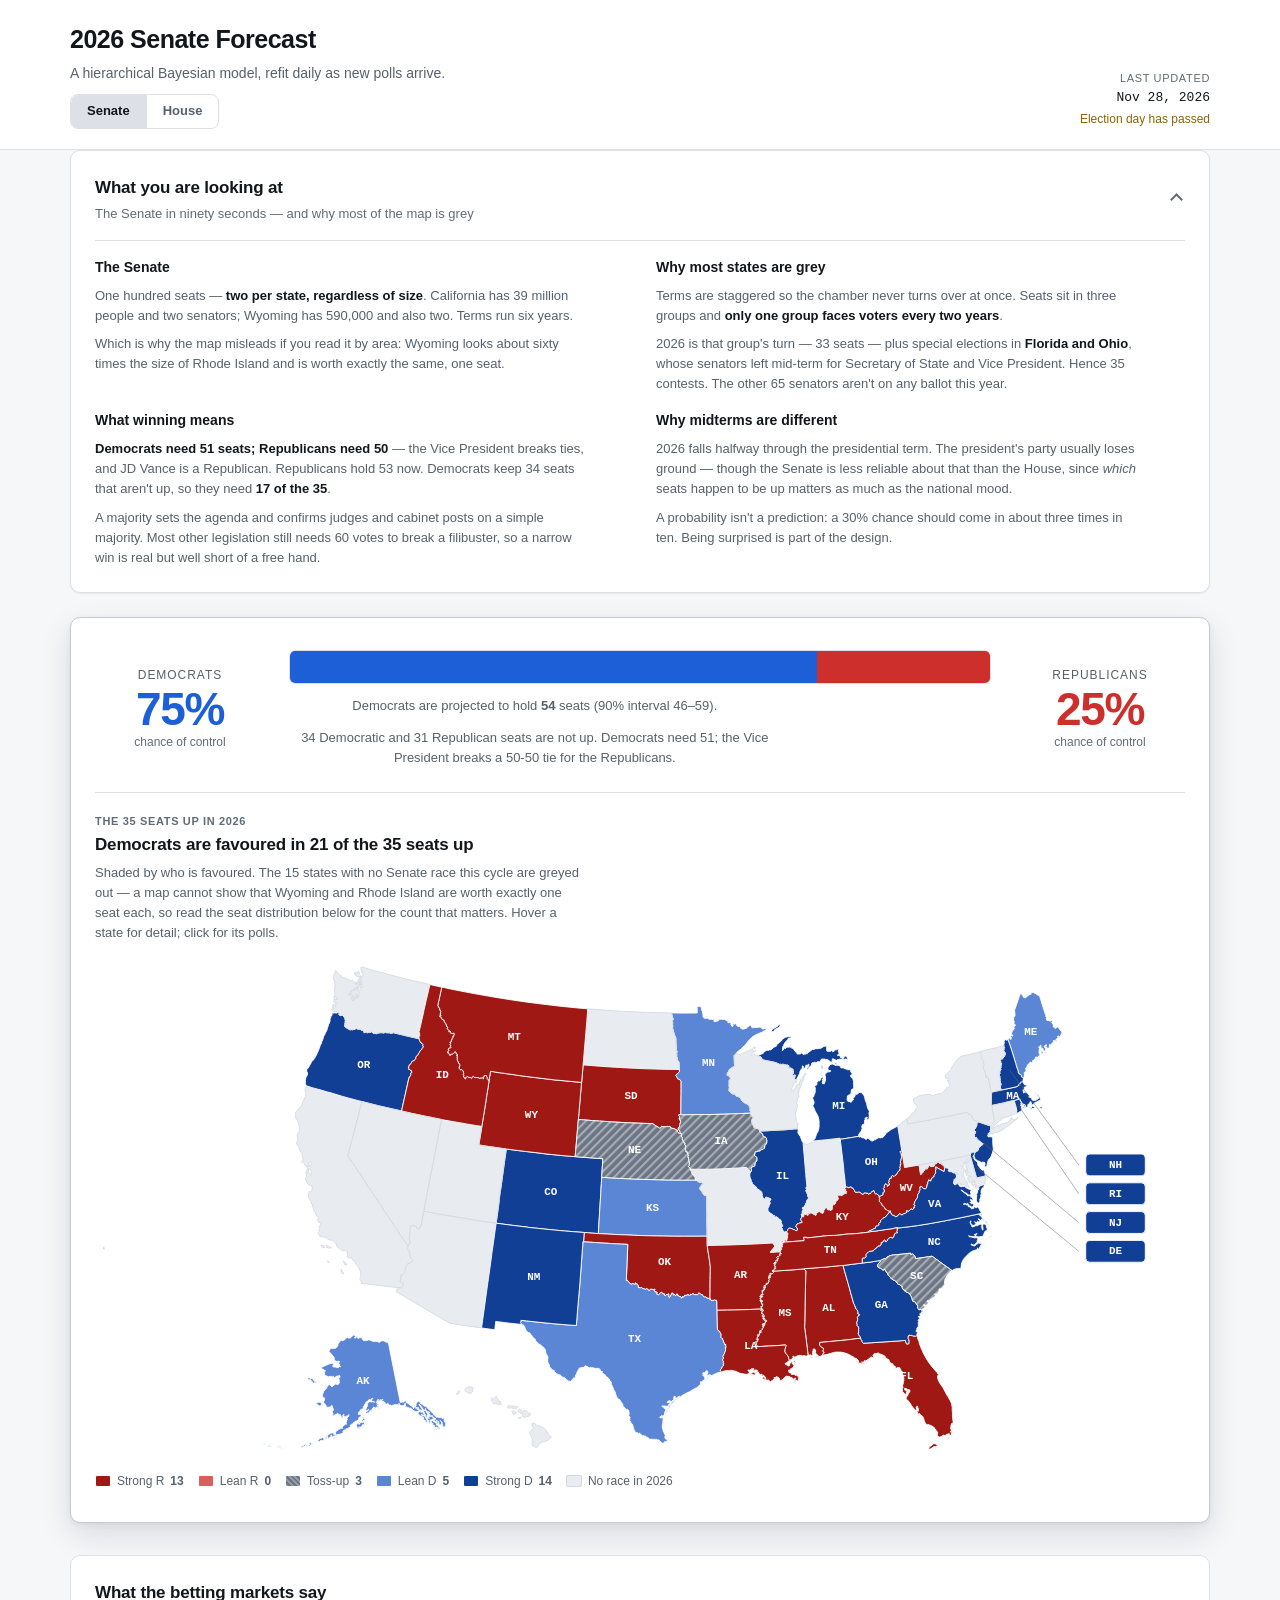
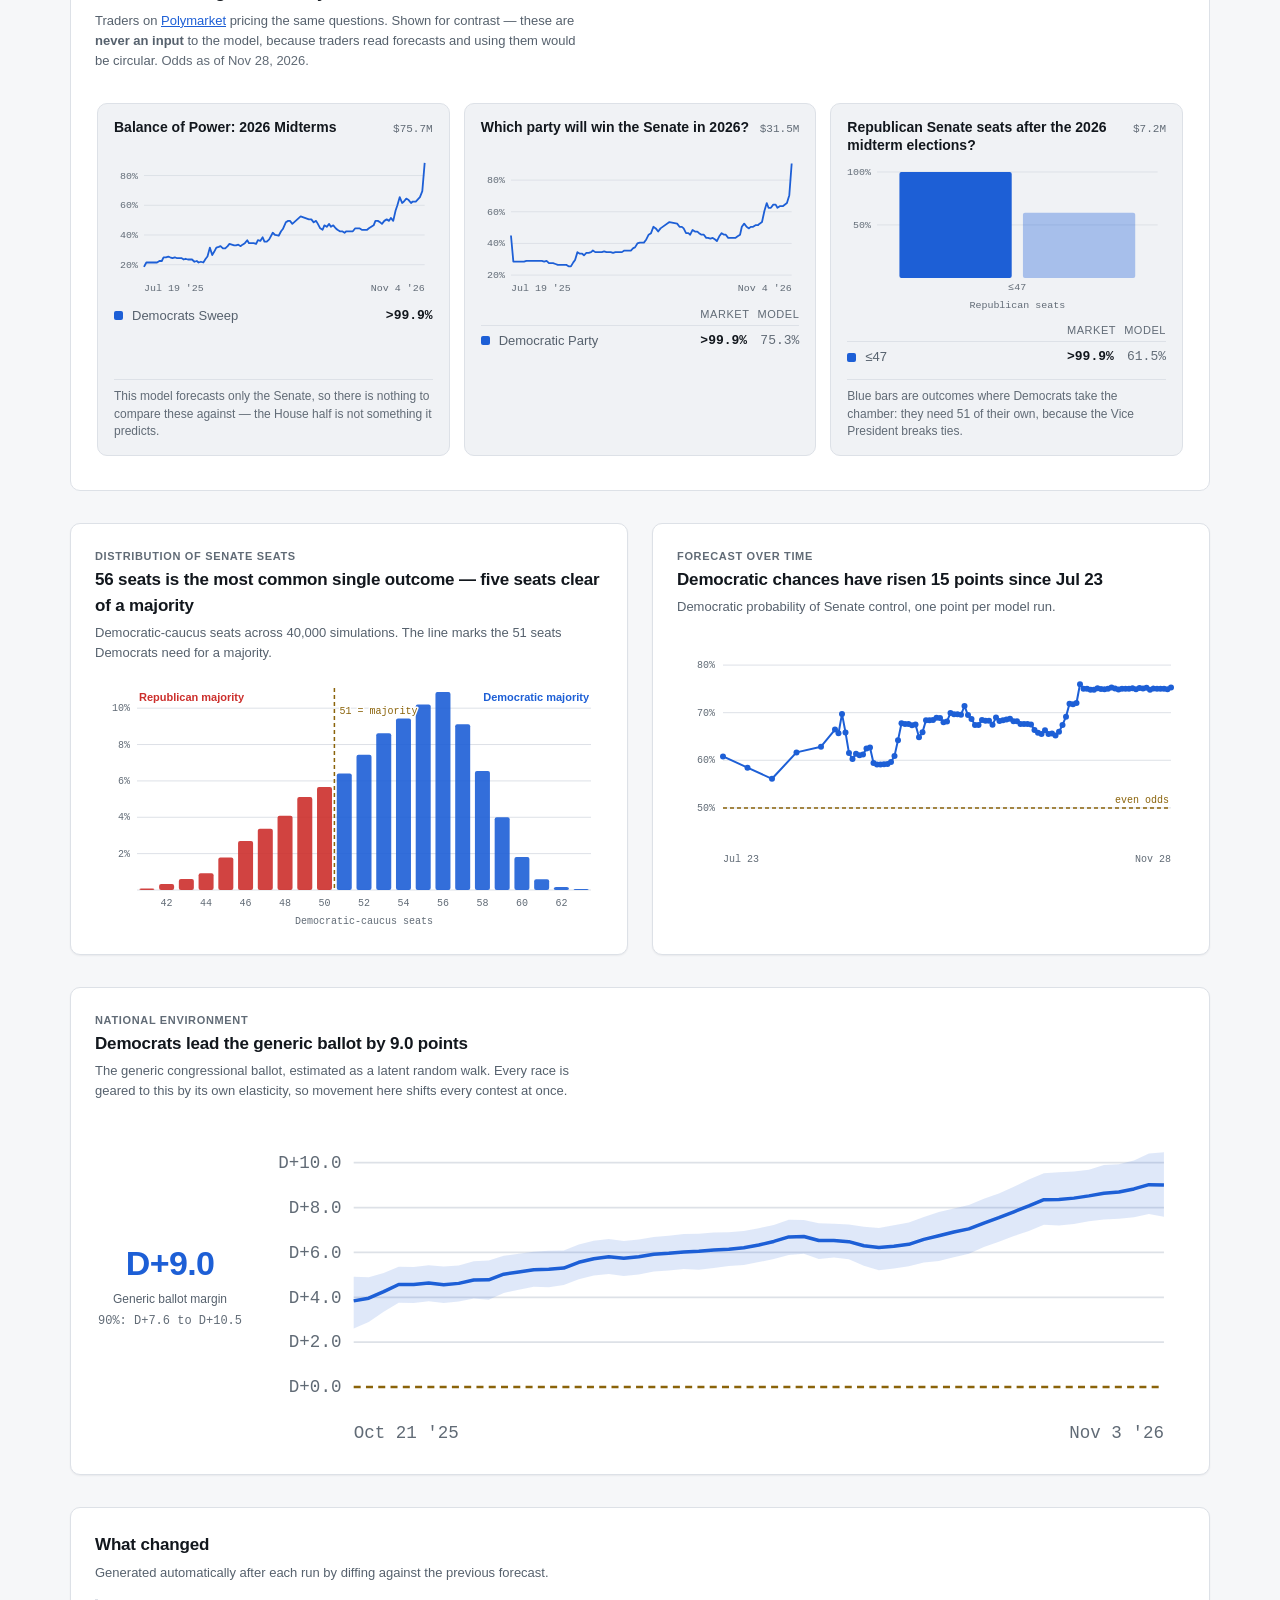
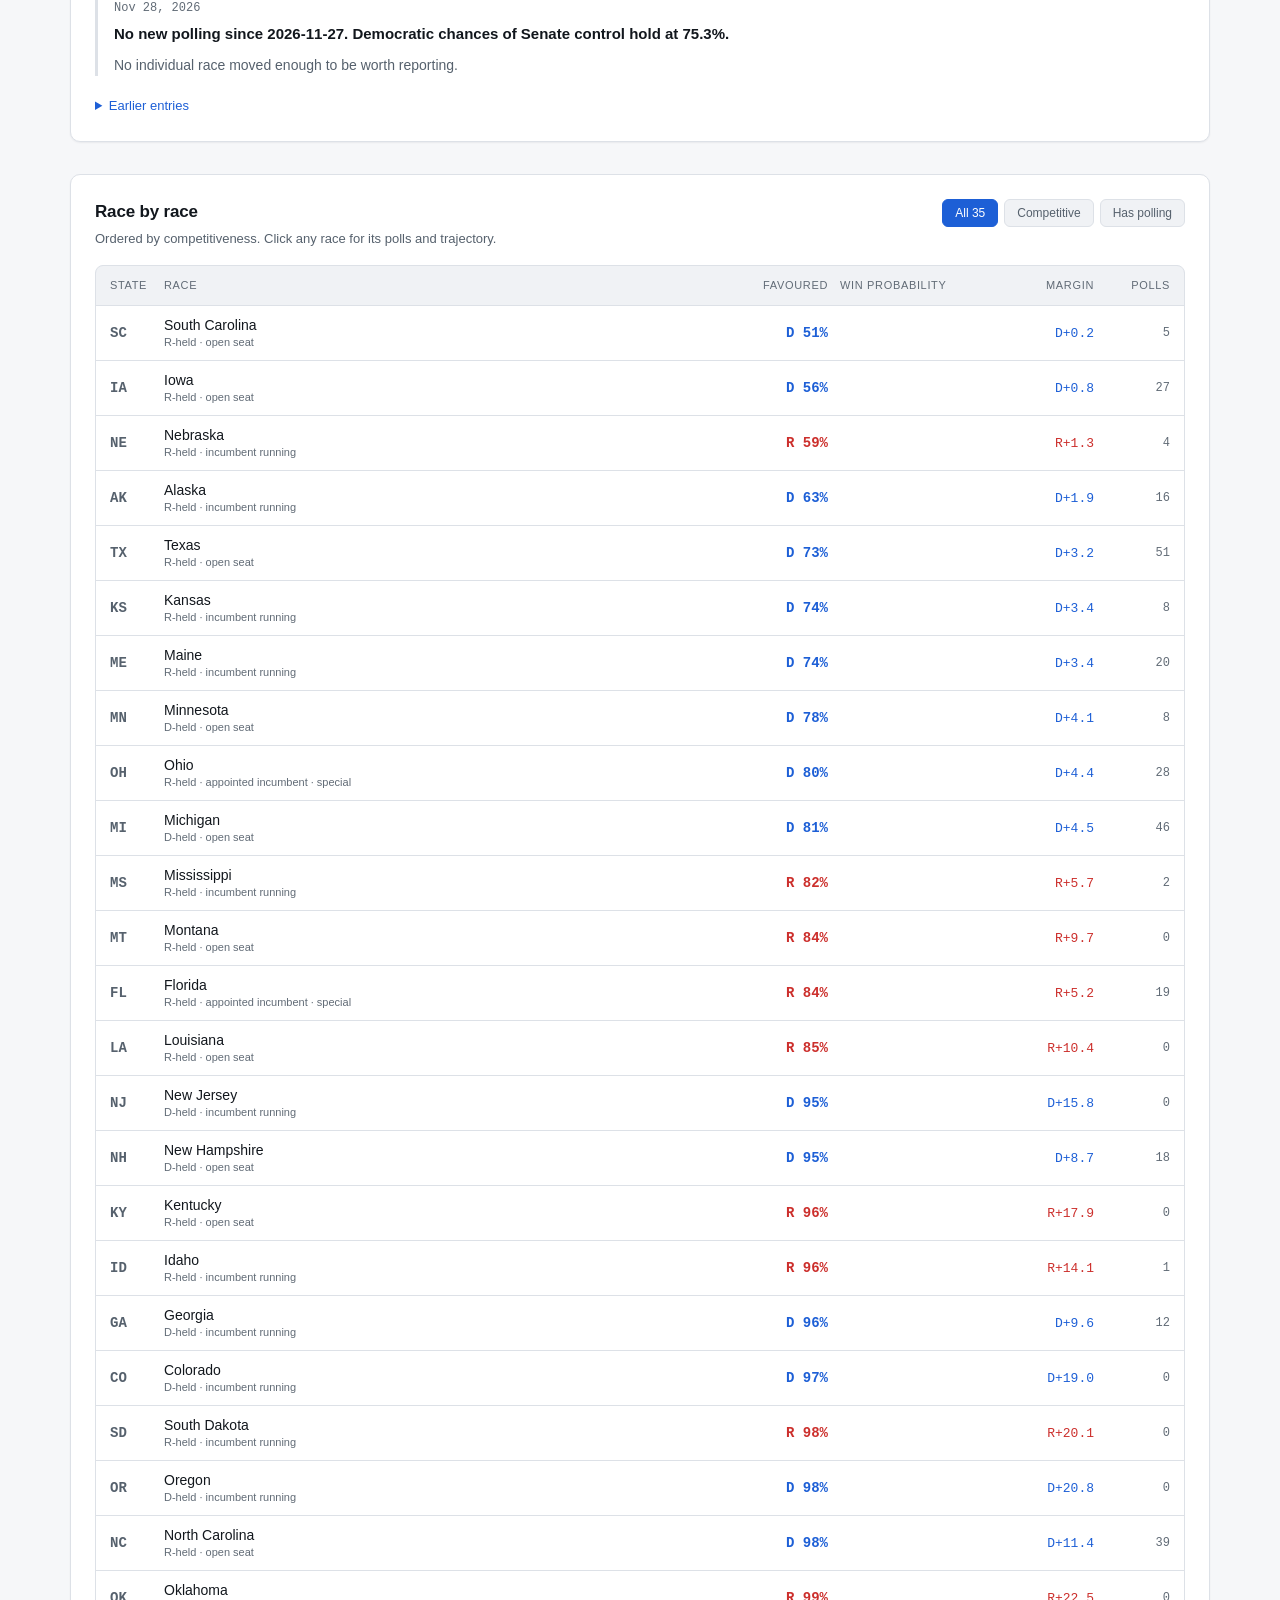
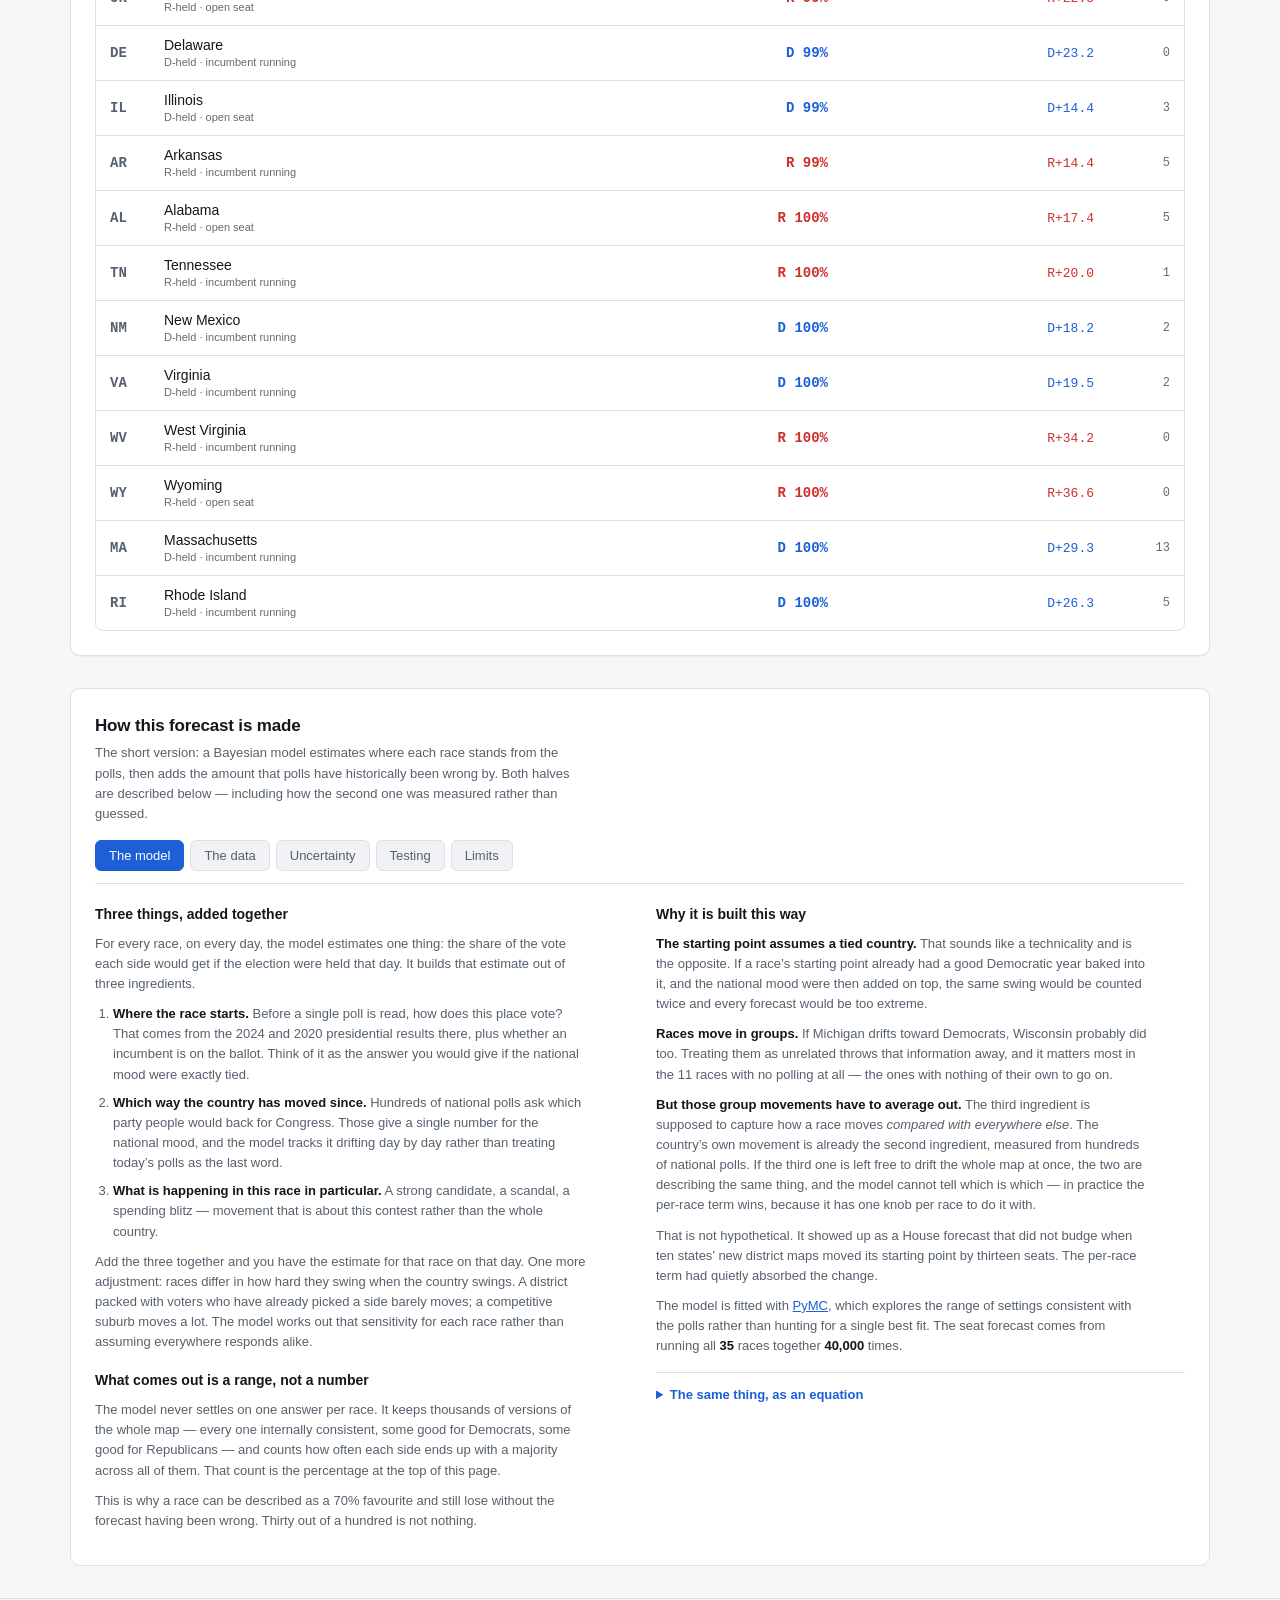
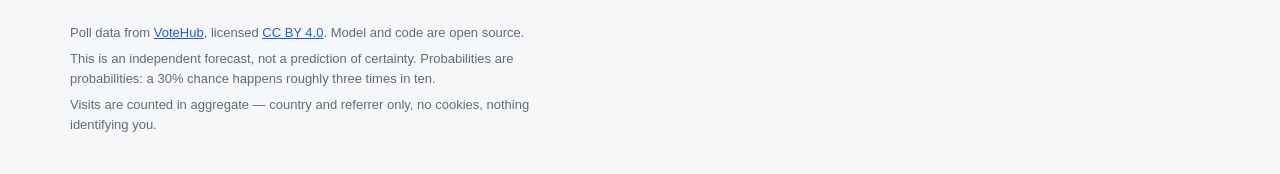
<file: site/index.html>
<!DOCTYPE html>
<html lang="en">
<head>
<meta charset="utf-8">
<meta name="viewport" content="width=device-width, initial-scale=1">
<title>2026 Senate Forecast</title>
<meta name="description" content="A hierarchical Bayesian forecast of the 2026 U.S. Senate elections, updated daily.">
<link rel="icon" href="data:image/svg+xml,<svg xmlns='http://www.w3.org/2000/svg' viewBox='0 0 100 100'><text y='.9em' font-size='90'>🗳️</text></svg>">
<link rel="stylesheet" href="css/style.css">
</head>
<body>

<header class="site-header">
  <div class="wrap header-inner">
    <div>
      <h1 id="site-title">2026 Senate Forecast</h1>
      <p class="tagline">A hierarchical Bayesian model, refit daily as new polls arrive.</p>
      <!-- Hidden until a House forecast exists in site/data. A switcher with
           one working option would be furniture pretending to be a control. -->
      <div id="chamber-switch" class="chamber-switch" role="tablist"
           aria-label="Choose a chamber" hidden>
        <button class="chamber-tab active" role="tab" data-chamber="senate"
                aria-selected="true">Senate</button>
        <button class="chamber-tab" role="tab" data-chamber="house"
                aria-selected="false">House</button>
      </div>
    </div>
    <div class="updated">
      <span class="updated-label">Last updated</span>
      <span id="last-updated" class="updated-value">—</span>
      <span id="days-left" class="days-left"></span>
    </div>
  </div>
</header>

<div id="load-error" class="wrap error-banner" hidden></div>

<main class="wrap" id="main" hidden>

  <!-- ============ PRIMER ============ -->
  <details class="card primer" id="primer" open>
    <summary class="primer-summary">
      <span>
        <span class="primer-title">What you are looking at</span>
        <span class="primer-sub">The Senate in ninety seconds — and why most of the map is grey</span>
      </span>
      <span class="primer-toggle" aria-hidden="true"></span>
    </summary>

    <div class="primer-grid">
      <div class="primer-item">
        <h3>The Senate</h3>
        <p>
          One hundred seats — <strong>two per state, regardless of size</strong>. California
          has 39 million people and two senators; Wyoming has 590,000 and also two. Terms
          run six years.
        </p>
        <p>
          Which is why the map misleads if you read it by area: Wyoming looks about sixty
          times the size of Rhode Island and is worth exactly the same, one seat.
        </p>
      </div>

      <div class="primer-item">
        <h3>Why most states are grey</h3>
        <p>
          Terms are staggered so the chamber never turns over at once. Seats sit in three
          groups and <strong>only one group faces voters every two years</strong>.
        </p>
        <p>
          2026 is that group's turn — 33 seats — plus special elections in
          <strong>Florida and Ohio</strong>, whose senators left mid-term for Secretary of
          State and Vice President. Hence 35 contests. The other 65 senators aren't on any
          ballot this year.
        </p>
      </div>

      <div class="primer-item">
        <h3>What winning means</h3>
        <p>
          <strong>Democrats need 51 seats; Republicans need 50</strong> — the Vice
          President breaks ties, and JD Vance is a Republican. Republicans hold 53 now.
          Democrats keep 34 seats that aren't up, so they need <strong>17 of the 35</strong>.
        </p>
        <p>
          A majority sets the agenda and confirms judges and cabinet posts on a simple
          majority. Most other legislation still needs 60 votes to break a filibuster, so
          a narrow win is real but well short of a free hand.
        </p>
      </div>

      <div class="primer-item">
        <h3>Why midterms are different</h3>
        <p>
          2026 falls halfway through the presidential term. The president's party usually
          loses ground — though the Senate is less reliable about that than the House,
          since <em>which</em> seats happen to be up matters as much as the national mood.
        </p>
        <p>
          A probability isn't a prediction: a 30% chance should come in about three times
          in ten. Being surprised is part of the design.
        </p>
      </div>
    </div>
  </details>

  <!-- ============ HEADLINE + MAP ============ -->
  <section class="hero card">
    <div class="hero-probs">
      <div class="prob-block dem">
        <div class="prob-party">Democrats</div>
        <div class="prob-value" id="dem-prob">—</div>
        <div class="prob-caption">chance of control</div>
      </div>
      <div class="prob-bar-wrap">
        <div class="prob-bar">
          <div class="prob-bar-dem" id="prob-bar-dem"></div>
          <div class="prob-bar-rep" id="prob-bar-rep"></div>
        </div>
        <p class="prob-note" id="seats-note">—</p>
        <p class="prob-note subtle" id="tiebreak-note"></p>
      </div>
      <div class="prob-block rep">
        <div class="prob-party">Republicans</div>
        <div class="prob-value" id="rep-prob">—</div>
        <div class="prob-caption">chance of control</div>
      </div>
    </div>

    <!-- ---- what other forecasters say, directly under our own number ---- -->
    <div id="rivals" class="rivals" hidden>
      <p class="chart-kicker">The same question, asked by other people</p>
      <h3 class="rivals-title" id="rivals-title">—</h3>
      <p class="card-sub rivals-sub">
        Every published forecast of this chamber we can read, newest reading each.
        Hand-entered from the source page with its date, because none of them
        publishes a feed — and <strong>never an input</strong> to this model.
      </p>
      <ul class="rival-list" id="rival-list"></ul>
      <p class="chart-note" id="rivals-foot"></p>
    </div>

    <div class="map-block" id="senate-map-block">
      <p class="chart-kicker">The 35 seats up in 2026</p>
      <h2 class="map-title" id="senate-map-title">&mdash;</h2>
      <p class="card-sub">
        Shaded by who is favoured. The 15 states with no Senate race this cycle are
        greyed out — a map cannot show that Wyoming and Rhode Island are worth exactly
        one seat each, so read the seat distribution below for the count that matters.
        Hover a state for detail; click for its polls.
      </p>
      <div class="map-holder">
        <div id="us-map" class="us-map"></div>
        <div id="map-tooltip" class="map-tooltip" role="status" aria-live="polite" hidden></div>
      </div>
      <div id="map-legend" class="map-legend"></div>
      <p id="map-hint" class="card-sub subtle map-hint" hidden>
        On a small screen the map is an overview only — state labels would be about
        three pixels tall. Use the race table below for the detail on any contest.
      </p>
    </div>

    <div class="map-block" id="house-map-block" hidden>
      <p class="card-sub subtle" id="house-map-note">
        <strong>These are the 2026 districts.</strong> Ten states redrew their
        congressional boundaries mid-decade — Texas, California, Florida, Ohio, North
        Carolina, Missouri, Tennessee, Louisiana, Alabama and Utah, covering 181 of the
        435 seats. Every lean below is measured on the new lines, so a district number
        here is not comparable with the same number in an earlier cycle. Under the old map
        Harris carried 203 districts; under this one, 200. District presidential results
        for the 2026 maps come from
        <a href="https://www.the-downballot.com/p/the-downballot-releases-presidential"
           rel="noopener nofollow" target="_blank">The Downballot</a>.
      </p>
      <p class="chart-kicker">All 435 seats</p>
      <h2 class="map-title" id="house-map-title">&mdash;</h2>
      <p class="card-sub">
        One square per district, all the same size, grouped by state. Districts hold
        equal numbers of people but wildly unequal amounts of land, so a normal map
        would give nearly all its ink to the emptiest seats and shrink the ones that
        decide the chamber to specks. Paler squares are districts with no polling of
        their own — most of the House — where the forecast comes from how the district
        voted for president and where the national mood has moved since.
        Hover for detail; click for the full record.
      </p>
      <div class="map-holder">
        <div id="house-map" class="us-map"></div>
        <div id="house-map-tooltip" class="map-tooltip" role="status" aria-live="polite" hidden></div>
      </div>
      <div id="house-map-legend" class="map-legend"></div>
      <p id="house-map-hint" class="card-sub subtle map-hint" hidden>
        On a small screen each district is about three pixels across — an overview
        only, and too small to tap. Use the district table below for any single seat.
      </p>
    </div>
  </section>

  <!-- ============ PREDICTION MARKETS ============ -->
  <section id="markets" class="card" hidden>
    <div class="markets-head">
      <div>
        <h2>What the betting markets say</h2>
        <p class="card-sub">
          Traders on <a id="markets-source-link" href="https://polymarket.com"
          rel="noopener nofollow" target="_blank">Polymarket</a> pricing the same
          questions. Shown for contrast &mdash; these are
          <strong>never an input</strong> to the model, because traders read
          forecasts and using them would be circular.
          <span id="markets-fetched" class="subtle"></span>
        </p>
      </div>
      <div class="carousel-nav">
        <button id="markets-prev" class="carousel-btn" type="button"
                aria-label="Previous market">&#8249;</button>
        <button id="markets-next" class="carousel-btn" type="button"
                aria-label="Next market">&#8250;</button>
      </div>
    </div>

    <div id="markets-track" class="carousel" tabindex="0"
         role="region" aria-label="Prediction markets, scrollable"></div>
    <div id="markets-dots" class="carousel-dots" role="tablist"
         aria-label="Choose a market"></div>
  </section>

  <!-- ============ CHARTS ============ -->
  <section class="grid-2">
    <div class="card">
      <p class="chart-kicker" id="seat-chart-kicker">Distribution of Senate seats</p>
      <h2 id="seat-chart-title">&mdash;</h2>
      <p class="card-sub">Democratic-caucus seats across <span id="n-sims">—</span> simulations. The line marks the <span id="majority-seats">51</span> seats Democrats need for a majority.</p>
      <div id="seat-chart" class="chart"></div>
      <p id="seat-caveat" class="card-sub subtle" hidden>
        <strong>Why this is so wide.</strong> Most of the spread is one number: how far
        the national mood on election day can sit from where the polls have it. Across
        the last 13 midterms the generic ballot has missed the actual national House vote
        by about 3.5 points, and because 51 districts sit within five points of the line,
        roughly five seats change hands for every point it misses by. The error scales
        here are fitted on past House polling rather than borrowed from the Senate — which
        made this interval wider, not narrower.
      </p>
    </div>

    <div class="card">
      <p class="chart-kicker">Forecast over time</p>
      <h2 id="history-title">&mdash;</h2>
      <p class="card-sub" id="history-sub">Democratic probability of Senate control, one point per model run.</p>
      <div id="history-chart" class="chart"></div>
      <p class="card-sub subtle" id="history-empty" hidden>The trend line appears once the model has run on more than one day.</p>
    </div>
  </section>

  <!-- ============ NATIONAL ============ -->
  <section class="card">
    <p class="chart-kicker">National environment</p>
    <h2 id="national-title">&mdash;</h2>
    <p class="card-sub">The generic congressional ballot, estimated as a latent random walk. Every race is geared to this by its own elasticity, so movement here shifts every contest at once.</p>
    <div class="national-row">
      <div class="national-stat">
        <div class="national-value" id="gb-margin">—</div>
        <div class="national-label">Generic ballot margin</div>
        <div class="national-range" id="gb-range">—</div>
      </div>
      <div id="national-chart" class="chart flex-1"></div>
    </div>
  </section>

  <!-- ============ COMMENTARY ============ -->
  <section class="card">
    <h2>What changed</h2>
    <p class="card-sub">Generated automatically after each run by diffing against the previous forecast.</p>
    <div id="commentary-latest" class="commentary"></div>
    <details id="commentary-archive-wrap" class="archive">
      <summary>Earlier entries</summary>
      <div id="commentary-archive" class="commentary"></div>
    </details>
  </section>

  <!-- ============ RACES ============ -->
  <section class="card">
    <div class="races-head">
      <div>
        <h2>Race by race</h2>
        <p class="card-sub">Ordered by competitiveness. Click any race for its polls and trajectory.</p>
      </div>
      <div class="filters">
        <button class="filter active" data-filter="all" id="filter-all">All</button>
        <button class="filter" data-filter="competitive">Competitive</button>
        <button class="filter" data-filter="polled">Has polling</button>
      </div>
    </div>
    <div id="race-list" class="race-list"></div>
  </section>

  <!-- ============ METHOD ============ -->
  <section class="card method">
    <h2>How this forecast is made</h2>
    <p class="card-sub">
      The short version: a Bayesian model estimates where each race stands from the polls,
      then adds the amount that polls have historically been wrong by. Both halves are
      described below — including how the second one was measured rather than guessed.
    </p>

    <div class="method-nav" id="method-nav">
      <button class="method-tab active" data-panel="m-model">The model</button>
      <button class="method-tab" data-panel="m-house" id="method-tab-house" hidden>The House</button>
      <button class="method-tab" data-panel="m-data">The data</button>
      <button class="method-tab" data-panel="m-uncertainty">Uncertainty</button>
      <button class="method-tab" data-panel="m-testing">Testing</button>
      <button class="method-tab" data-panel="m-limits">Limits</button>
    </div>

    <!-- ---------- the model ---------- -->
    <div class="method-panel" id="m-model">
      <div class="method-cols">
        <div>
          <h3>Three things, added together</h3>
          <p>For every race, on every day, the model estimates one thing: the share of the
          vote each side would get if the election were held that day. It builds that
          estimate out of three ingredients.</p>

          <ol class="method-list">
            <li><strong>Where the race starts.</strong> Before a single poll is read, how
            does this place vote? That comes from the 2024 and 2020 presidential results
            there, plus whether an incumbent is on the ballot. Think of it as the answer
            you would give if the national mood were exactly tied.</li>

            <li><strong>Which way the country has moved since.</strong> Hundreds of national
            polls ask which party people would back for Congress. Those give a single number
            for the national mood, and the model tracks it drifting day by day rather than
            treating today&rsquo;s polls as the last word.</li>

            <li><strong>What is happening in this race in particular.</strong> A strong
            candidate, a scandal, a spending blitz &mdash; movement that is about this
            contest rather than the whole country.</li>
          </ol>

          <p>Add the three together and you have the estimate for that race on that day.
          One more adjustment: races differ in how hard they swing when the country swings.
          A district packed with voters who have already picked a side barely moves; a
          competitive suburb moves a lot. The model works out that sensitivity for each
          race rather than assuming everywhere responds alike.</p>

          <h3 class="method-subhead">What comes out is a range, not a number</h3>
          <p>The model never settles on one answer per race. It keeps thousands of versions
          of the whole map &mdash; every one internally consistent, some good for Democrats,
          some good for Republicans &mdash; and counts how often each side ends up with a
          majority across all of them. That count is the percentage at the top of this page.</p>
          <p>This is why a race can be described as a 70% favourite and still lose without
          the forecast having been wrong. Thirty out of a hundred is not nothing.</p>
        </div>
        <div>
          <h3>Why it is built this way</h3>
          <p><strong>The starting point assumes a tied country.</strong> That sounds like a
          technicality and is the opposite. If a race&rsquo;s starting point already had a
          good Democratic year baked into it, and the national mood were then added on top,
          the same swing would be counted twice and every forecast would be too extreme.</p>

          <p><strong>Races move in groups.</strong> If Michigan drifts toward Democrats,
          Wisconsin probably did too. Treating them as unrelated throws that information
          away, and it matters most in the
          <span id="m-unpolled">unpolled races</span> &mdash; the ones with nothing of
          their own to go on.</p>

          <p><strong>But those group movements have to average out.</strong> The third
          ingredient is supposed to capture how a race moves <em>compared with everywhere
          else</em>. The country&rsquo;s own movement is already the second ingredient,
          measured from hundreds of national polls. If the third one is left free to drift
          the whole map at once, the two are describing the same thing, and the model cannot
          tell which is which &mdash; in practice the per-race term wins, because it has one
          knob per race to do it with.</p>
          <p>That is not hypothetical. It showed up as a House forecast that did not budge
          when ten states&rsquo; new district maps moved its starting point by thirteen
          seats. The per-race term had quietly absorbed the change.</p>

          <p>The model is fitted with <a href="https://www.pymc.io/" rel="noopener">PyMC</a>,
          which explores the range of settings consistent with the polls rather than hunting
          for a single best fit. The seat forecast comes from running all
          <strong id="m-nraces">&mdash;</strong> races together
          <strong id="m-nsims">many</strong> times.</p>

          <details class="method-details">
            <summary>The same thing, as an equation</summary>
            <p>Everything is tracked on the log-odds of the Democratic share of the
            two-party vote. Each race <em>r</em>, on each day <em>t</em>, is:</p>
            <p class="formula">&theta;<sub>r,t</sub> = &alpha;<sub>r</sub> + &lambda;<sub>r</sub>&middot;&eta;<sub>t</sub> + &epsilon;<sub>r,t</sub></p>
            <dl class="term-list">
              <dt>&alpha;<sub>r</sub></dt>
              <dd>Where the race starts &mdash; its <strong>baseline</strong> at a tied
              national environment, from presidential lean in 2024 and 2020 plus
              incumbency.</dd>
              <dt>&eta;<sub>t</sub></dt>
              <dd>The <strong>national environment</strong>, a random walk driven by
              generic-ballot polls. One number for the whole country on a given day.</dd>
              <dt>&lambda;<sub>r</sub></dt>
              <dd><strong>Elasticity</strong> &mdash; how hard this race swings when the
              country swings. Estimated per race, pooled toward 1.</dd>
              <dt>&epsilon;<sub>r,t</sub></dt>
              <dd>The race&rsquo;s <strong>own drift</strong>, constrained to sum to zero
              across races at every step.</dd>
            </dl>
          </details>
        </div>
      </div>
    </div>

    <!-- ---------- the house ---------- -->
    <div class="method-panel" id="m-house" hidden>
      <div class="method-cols">
        <div>
          <h3>Why the House is a different problem</h3>
          <p>The Senate has 35 contests, most of them polled repeatedly. The House has 435,
          and <strong id="mh-unpolled">&mdash;</strong> of them have never been polled at
          all &mdash; not once, by anyone. Nobody commissions a poll of a district that is
          not close.</p>
          <p>So for nine seats in ten there is no polling to average. What the model has
          instead is <strong>how the district voted for president in 2024</strong>, and how
          far the national mood has moved since. That is not a weakness of this model in
          particular; it is what a House forecast <em>is</em>. The map above draws unpolled
          districts paler so you can see how much of the chamber that covers.</p>

          <h3 class="method-subhead">Getting the districts themselves right</h3>
          <p>Presidential results are published by state, not by congressional district, so
          the district numbers have to be constructed. Ten states also redrew their
          boundaries part-way through the decade &mdash; Texas, California, Florida, Ohio,
          North Carolina, Missouri, Tennessee, Louisiana, Alabama and Utah, covering
          <strong>181 of the 435 seats</strong>.</p>
          <p>That matters more than it sounds. A forecast built on the old boundaries is not
          slightly out of date; for those states it is scoring districts that will not appear
          on anyone&rsquo;s ballot. Under the previous map Harris carried 203 districts;
          under the one being voted on, 200. Every number here uses the new lines, which
          also means a district number is not the same place it was in an earlier cycle.</p>
        </div>
        <div>
          <h3>Why a grid of squares instead of a map</h3>
          <p>Congressional districts are drawn to hold roughly equal numbers of
          <em>people</em>, which leaves them wildly unequal in <em>area</em>. Wyoming&rsquo;s
          single seat covers more ground than the dozen or so that cover New York City.</p>
          <p>Shade a real map of those shapes and almost all of the colour goes to the
          emptiest places, while the seats that actually decide control shrink to specks.
          So every district here is one square of the same size. It is the only arrangement
          in which the picture and the arithmetic agree &mdash; each seat counts once,
          and looks like it counts once.</p>
          <p class="subtle">The layout is computed from the same state outlines the Senate
          map uses, so the two pictures cannot drift apart. States sit roughly where they
          belong; within a state, square order is not geography.</p>

          <h3 class="method-subhead">The House is measured on its own history</h3>
          <p>House polls are not Senate polls. District surveys are smaller &mdash; a median
          of about 500 people against 735 &mdash; and they miss by more. Every error scale on
          this page is fitted from House races specifically, not borrowed from the Senate.
          Doing that honestly made the interval <em>wider</em>, not narrower.</p>
        </div>
      </div>
    </div>

    <!-- ---------- the data ---------- -->
    <div class="method-panel" id="m-data" hidden>
      <div class="method-cols">
        <div>
          <h3>Where the polls come from</h3>
          <p>Every poll is pulled from the
          <a href="https://votehub.com/polls/api/" rel="noopener">VoteHub Polling API</a>,
          which aggregates hundreds of pollsters and publishes under a Creative Commons
          licence. This run used <strong id="m-racepolls">&mdash;</strong> state polls and
          <strong id="m-genpolls">&mdash;</strong> generic-ballot polls from
          <strong id="m-pollsters">&mdash;</strong> pollsters.</p>
          <p>Polls are dated to the <em>middle of their field period</em> rather than their
          publication date: a poll tells you about opinion while it was being taken.</p>
          <h3 class="method-subhead">One survey, one poll</h3>
          <p>A pollster testing several possible matchups publishes several rows, and they
          are not several polls &mdash; they are one sample of one set of people, asked more
          than one question. One Michigan survey of 1,163 voters arrived as five rows, three
          of them naming Democrats who lost the primary. Counting those separately both
          overstates how much evidence there is and credits a party with a candidate who is
          not on the ballot.</p>
          <p>Each survey is therefore reduced to a single reading, preferring the matchup
          that is actually happening. Who that is comes from the polls themselves: once a
          primary is settled, pollsters stop testing the losers. Where a primary genuinely
          has not happened yet, the readings are averaged rather than chosen between.</p>
          <p>This is why a race can show fewer polls than you might expect. Maine counts
          three, not thirty-four: its nominee changed in July, and every earlier survey there
          measured a contest between different people.</p>

          <h3 class="method-subhead">What gets thrown away</h3>
          <p>Primary polls, polls older than the window, samples under 100, and any poll that
          cannot be reduced to a single Democrat-versus-Republican matchup. Candidate names
          carry no party in the feed, so an explicit roster maps them &mdash; and when a name
          is unrecognised the poll is <strong>skipped rather than guessed at</strong>. A
          wrong party assignment would corrupt a race&rsquo;s entire history; a skipped poll
          only loses information.</p>
        </div>
        <div>
          <h3>How each poll is adjusted</h3>
          <p>Polls are not neutral instruments, so the model estimates and removes three
          biases before believing them:</p>
          <ul class="method-list">
            <li><strong>House effects.</strong> Each frequent pollster gets its own
            persistent lean, constrained to average out across all pollsters &mdash;
            otherwise &ldquo;everyone leans Democratic&rdquo; and &ldquo;the race is more
            Democratic&rdquo; would be indistinguishable.</li>
            <li><strong>Voter screen.</strong> Registered-voter and adult samples are
            corrected relative to likely voters.</li>
            <li><strong>Partisan sponsorship.</strong> Polls released by campaigns and
            aligned groups are corrected back toward the centre.</li>
          </ul>
          <p>A pollster needs at least three polls before earning its own house effect. Give
          a one-off pollster a free parameter and it simply absorbs that poll&rsquo;s own
          noise, which makes every individual poll look more informative than it is.</p>
        </div>
      </div>
    </div>

    <!-- ---------- uncertainty ---------- -->
    <div class="method-panel" id="m-uncertainty" hidden>
      <div class="method-cols">
        <div>
          <h3>Polls are wrong together, not separately</h3>
          <p>This is the part that decides whether the headline number is honest.</p>
          <p>If every race could err independently, those errors would cancel across the
          map and the seat forecast would be absurdly confident. They do not. When polls miss
          in Ohio they tend to miss the same way in Iowa. So on top of the model&rsquo;s
          estimate, the simulation adds two errors:</p>
          <ul class="method-list">
            <li><strong>A national miss</strong> of about
            <strong id="m-nat">&mdash;</strong> points, applied identically to every race.
            This is what fattens the tails of the seat distribution.</li>
            <li><strong>A race-specific miss</strong> of about
            <strong id="m-state">&mdash;</strong> points, correlated between
            <span id="m-unit-plural">states</span> that vote alike and only partly cancelling
            across the map.</li>
          </ul>
          <p>Together, roughly <strong id="m-total">&mdash;</strong> points of margin per
          race &mdash; which is why even a comfortable-looking lead is not a safe seat.</p>
        </div>
        <div>
          <h3>These numbers were measured, not chosen</h3>
          <p>They come from <strong id="m-calpolls">&mdash;</strong>
          <span id="m-calchamber">Senate</span> polls across
          <strong id="m-calcycles">&mdash;</strong> past election cycles, each paired with
          the result that actually happened. Each chamber is measured against its own
          history: House districts miss by more than states do, and are polled with smaller
          samples, so borrowing the Senate&rsquo;s figures would understate them.</p>
          <table class="method-table" id="m-caltable"></table>
          <p class="subtle method-note">Source: <span id="m-calsource">&mdash;</span>.
          Earlier versions of this model used figures taken from the published literature.
          They were wrong in both directions at once: overstating how much states miss
          <em>together</em>, understating how much they miss <em>individually</em>.</p>
        </div>
      </div>

      <div class="method-cols">
        <div>
      <h3 class="method-subhead">Why the range is as wide as it is</h3>
      <p>The seat range here is wider than some other published forecasts &mdash; most
      visibly in the House, where the gap is large. So it is worth being precise about where
      that width comes from. Switching each source of error off in turn settles it, and the
      answer is not the one you would guess.</p>
      <p>It is <strong>not</strong> the uncertainty in any individual race. Those are large
      &mdash; in districts nobody has polled, very large &mdash; but errors that are
      independent from one district to the next mostly cancel out once you add up several
      hundred seats. They are worth only a handful of seats of spread.</p>
        </div>
        <div>
      <h3 class="method-subhead">It is the misses that do not cancel</h3>
      <p>What is left is the error that lands everywhere at once: a polling miss across the
      whole country, and the tendency of similar places to miss together. In a
      chamber where dozens of seats sit within a few points of the line, a uniform national
      miss moves all of them the same way, and that is what makes a seat total hard to pin
      down.</p>
      <p>Which is why the range cannot honestly be narrowed by much. Remove the national
      polling miss altogether &mdash; assume the country-wide polls are exactly right, which
      no cycle on record supports &mdash; and the headline probability moves by about seven
      points in the Senate and ten in the House, and no further. Everything left is the
      recorded history of how wrong polls have been, and there is no reading of that record
      in which the answer is &ldquo;barely at all&rdquo;.</p>
        </div>
      </div>
    </div>

    <!-- ---------- testing ---------- -->
    <div class="method-panel" id="m-testing" hidden>
      <div class="method-cols">
        <div>
          <h3>Does a 70% call win 70% of the time?</h3>
          <p>A forecast that says 70% and is right 95% of the time is just as broken as one
          that is right 40% of the time. So the model is scored against
          <strong id="m-btraces">&mdash;</strong> real
          <span id="m-btchamber">Senate</span> races from
          <strong id="m-btcycles">&mdash;</strong> past cycles, where the answer is known.</p>
          <table class="method-table" id="m-reliability"></table>
          <p class="subtle method-note">Left: what the model said. Right: what happened.
          Closer together is better.</p>
        </div>
        <div>
          <h3>Two different tests</h3>
          <p><strong>Against past elections.</strong> Brier score
          <strong id="m-brier">&mdash;</strong> &mdash; an improvement of
          <strong id="m-skill">&mdash;</strong> on simply calling every race for whoever
          leads the polls. How often the true result landed inside each interval:</p>
          <div id="m-coverage" class="coverage-rows"></div>
          <p><strong>Against polls it has not seen.</strong> Every day brings polls the
          previous day&rsquo;s model was never shown, so each one is scored against the
          forecast that could not have known about it. That catches a different failure
          from the test above: a model that has learned this cycle&rsquo;s noise rather
          than its signal.</p>
          <div id="m-forward"></div>
          <p class="subtle">Neither test can prove the 2026 forecast is right. They establish
          that this method has been honest about its own uncertainty in the past, which is
          the most anyone can claim before an election happens.</p>
        </div>
      </div>

      <div class="method-cols">
        <div>
      <h3 class="method-subhead">The real test, and how it was agreed in advance</h3>
      <p>Only the election settles it. So the way this forecast will be graded was written
      down in <strong>September 2026</strong>, seven weeks before anyone could know the
      answer: how often each side actually won the races called at 70%, whether the true
      result landed inside the published intervals, how far the seat total was out, and
      how all of that compares with simply backing whoever led the polls.</p>
      <p>Fixing it early is the point. A yardstick chosen after the result is not a
      measurement, it is a press release &mdash; and every forecaster who has had a bad
      night has discovered, the following morning, some other number they were really
      trying to get right.</p>
      <p>One more thing was settled in advance: <strong>how much each part counts</strong>.
      The chamber result is close to an anecdote &mdash; two possible outcomes, one draw of
      the dice, and a confident forecast beats a cautious one whenever it happens to be
      right. The race-by-race scoring, across hundreds of contests, is where the real
      evidence is. Deciding that order <em>after</em> seeing which way it fell would be far
      too convenient, so it is on the record now.</p>
      <p class="subtle">The scoring runs automatically every day and reads the result as it
      is published. Until November it prints &ldquo;no result yet&rdquo;, which means that
      by the time it matters it will have been exercised for weeks rather than written in a
      hurry on the night.</p>
        </div>
        <div>
      <h3 class="method-subhead">Checking sideways, against other people&rsquo;s models</h3>
      <p>A forecast can also be compared with the others published alongside it. Where they
      agree that is no proof either is right, but a large disagreement is a prompt to find
      out which side is making the odd assumption.</p>
      <p>In <strong>mid-October 2026</strong> this model put the House at 79%, against
      Decision Desk HQ at 76%, Silver Bulletin at 94% and 50+1 at 99%. The two camps are
      not disagreeing about who is ahead &mdash; 50+1&rsquo;s central outcome is 243
      Democratic seats against this model&rsquo;s 246 &mdash; but about how wide the range
      around that centre should be.</p>
      <p>Chasing that down produced the clearest result of the cycle so far. To be as
      confident as the most bullish of those forecasts, this model would have to shrink the
      nationwide polling error it carries to roughly a quarter of what thirteen past cycles
      actually recorded. It is the width that is doing the work, not the centre &mdash; and
      the width is the part with a measurement behind it. Details under
      <em>Uncertainty</em>.</p>
      <p class="subtle">These comparisons are recorded with the date and the source for each
      number, and are never fed back into the model. A forecast that reads other forecasts
      stops being independent evidence and becomes an average of everyone else.</p>
        </div>
      </div>
    </div>

    <!-- ---------- limits ---------- -->
    <div class="method-panel" id="m-limits" hidden>
      <div class="method-cols">
        <div>
          <h3>What this cannot do</h3>
          <ul class="method-list">
            <li><strong>It cannot know whether the polls are biased this year.</strong> The
            error model is calibrated to how wrong polls have been <em>on average</em> across
            past cycles. A miss larger than anything in that record would not be anticipated
            here.</li>
            <li><strong>Races with no polling rest on fundamentals alone.</strong> Their
            centres come from presidential lean and incumbency, which know nothing about
            candidate quality, fundraising or scandal. Their intervals are wide for good
            reason.</li>
            <li><strong>Nebraska is a special case.</strong> Dan Osborn runs as an
            independent and has said he would not automatically caucus with either party.
            Chamber arithmetic forces a side, so he is counted with the Democrats. Read that
            race, and its contribution to the seat total, with the caveat in mind.
            California&rsquo;s 3rd district poses the same problem in the House.</li>
            <li><strong>Who gets polled is not random.</strong> Pollsters survey close races,
            and campaigns release polls they like. In the House that bites hardest: the
            handful of districts with any polling at all currently run about two and a half
            points more Democratic than their own history suggests, and the model carries
            some of that across to similar districts. If those polls are a fair sample of
            what is happening, that is information. If they are a selected one, it is
            optimism.</li>
            <li><strong>The generic ballot is not the national vote, and the House
            forecast corrects for it.</strong> &ldquo;Which party would you vote for in
            Congress?&rdquo; is not the votes that get cast: hundreds of seats are
            uncontested or nearly so, and turnout differs between safe and marginal
            districts. Since 2010 the generic ballot has run about 1.7 points more
            Democratic than the actual House vote, so that much is subtracted before it is
            used as the national level. Districts with polling of their own are pulled back
            to what those polls say &mdash; race-level polls show no such lean, so the
            correction is about the question, not the pollsters. It rests on seven cycles
            and is not certain; the uncertainty in the estimate is carried in the interval
            rather than assumed away.</li>
          </ul>
        </div>
        <div>
          <h3>What a probability means</h3>
          <p>A 30% chance is not a prediction that something will not happen. It is a claim
          that in roughly three cycles out of ten, it does. The reliability table under
          <em>Testing</em> is the evidence that these particular probabilities behave that
          way.</p>
          <h3 class="method-subhead">Run diagnostics</h3>
          <p class="subtle">A forecast whose sampler did not converge is not a forecast, so
          these are published on every run.</p>
          <div id="diagnostics" class="diag-grid"></div>
        </div>
      </div>
    </div>
  </section>

</main>

<footer class="site-footer">
  <div class="wrap">
    <p>
      Poll data from <a href="https://votehub.com" rel="noopener">VoteHub</a>, licensed
      <a href="https://creativecommons.org/licenses/by/4.0/" rel="noopener">CC BY 4.0</a>.
      Model and code are open source.
    </p>
    <p class="subtle">This is an independent forecast, not a prediction of certainty. Probabilities are probabilities: a 30% chance happens roughly three times in ten.</p>
    <p class="subtle">Visits are counted in aggregate — country and referrer only, no cookies, nothing identifying you.</p>
  </div>
</footer>

<!-- Race detail drawer -->
<div id="drawer" class="drawer" hidden>
  <div class="drawer-panel" role="dialog" aria-modal="true" aria-labelledby="drawer-title">
    <button class="drawer-close" id="drawer-close" aria-label="Close">&times;</button>
    <h2 id="drawer-title"></h2>
    <div id="drawer-body"></div>
  </div>
</div>

<!-- Visit counting, hosted page only.
     Cookieless and aggregate: totals, countries and referrers, nothing that
     identifies a person. `midterms bundle` strips this, because a file handed
     to someone directly must not phone home — see src/midterms/bundle.py. -->
<script data-goatcounter="https://whyalwaysrose.goatcounter.com/count"
        async src="//gc.zgo.at/count.js"></script>

<script src="js/app.js"></script>
<script src="js/charts.js"></script>
<script src="js/map.js"></script>
<script src="js/districts.js"></script>
<script src="js/markets.js"></script>
</body>
</html>
</file>
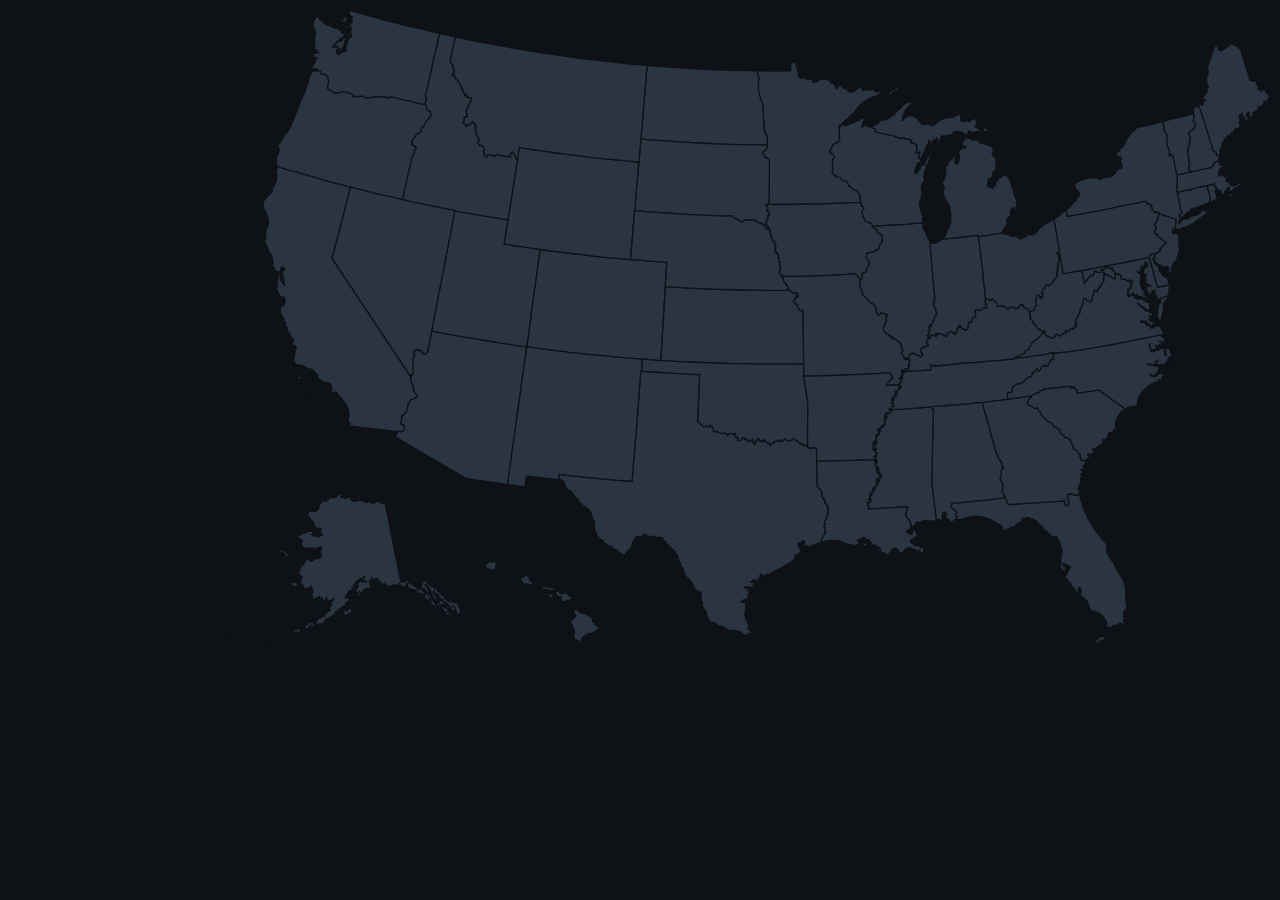
<file: outputs/map-check.html>
<!DOCTYPE html><html><head><meta charset="utf-8"><title>map check</title>
<style>body{margin:0;background:#0e1116} svg{width:100vw;height:auto;display:block}</style>
</head><body>
<svg viewBox="-107.5 2.8 982 501.9" xmlns="http://www.w3.org/2000/svg"><path d="M612.1,404.3L615.3,403.5L615.3,403.1L616.1,403.7L615.7,404.2L615.1,404L614,404.1L612.9,404.4L612.1,404.3ZM606.8,315L606.8,314.8L614.9,314.2L618.4,313.9L627.1,313.3L632.1,312.8L634.1,312.6L642.7,311.7L646,311.5L647.4,316.5L649.4,323.5L651.1,329.5L652.4,334.1L653.7,339L656.9,350.3L657.4,350.7L657.3,351.3L658.1,352L658.6,354.3L659.3,355.4L660.4,356.4L660.7,357.7L661.3,358.2L660.9,360.2L662,360.5L662.8,361.1L662.3,362L661.7,362L661.8,362.4L661.1,362.8L660.5,363.7L660.7,364.6L660.8,366L660.5,367.4L659.9,368.7L659.8,369.4L660.4,371.4L660.3,372.1L661.6,373.4L662,375.3L661.7,376.2L661.9,376.9L661.6,378.2L661.8,379.5L661.4,379.9L661.8,380.6L661.7,381.5L663,382.8L663.5,383.8L663.8,384.8L659.9,385.2L655.9,385.8L649.7,386.5L639.7,387.5L632,388.2L622.6,389.1L622.8,389.7L622.2,391.6L622.4,391.9L623.8,393.1L624,393.7L626.2,394.8L626.5,395.9L625.7,397.6L626,398.5L627.2,399.2L626.2,399.8L625.9,401.2L625.4,401.5L625.8,401.8L625,402.3L622.9,403.1L620.6,403.7L617.4,404L618.4,403.3L619.1,403.6L621.1,403L621.2,402.5L620.3,401.8L619.8,401.1L618.6,400.5L618.1,399L618.5,397.8L618.2,396.6L617.7,395.9L616.5,395.5L615.8,396.3L615.9,396.9L615.5,397.8L615.6,398.5L615.3,399L615.4,401.3L615,402.4L614.2,402.6L614.2,402L613,401.4L612.2,401.8L611.8,401.4L610.8,401.9L610.4,398.3L609.7,392.6L608.9,385.8L607.3,373.5L607.5,368.9L607.7,357.4L607.7,353.9L608.1,335.8L608.2,333.2L608.4,322.7L608.6,316.8L607.6,316.3L606.8,315Z" fill="#2b3542" stroke="#0e1116" stroke-width="1"/><text x="0" y="0" style="display:none">AL</text><path d="M160.3,468L160.7,467.5L160.9,467.5L161.2,467.9L161.2,467.7L161,467.4L161,467.1L161.2,467L161.5,467.1L161.8,467L161.4,466.7L161.6,466.4L161.9,466.6L162.1,466.6L161.9,466.3L162.1,466.2L162.3,466.3L162.5,466L162.3,466L162.1,465.8L162.4,465.8L162.6,465.4L163,465.3L162.9,465.1L162.9,464.7L163.2,464.3L163.3,464.5L163.9,464.2L164,464.2L163.9,464.9L163.7,465L163.4,465.6L163.5,466.1L163.9,466L163.9,465.6L164.2,465.6L164.5,466L164.7,465.8L164.9,465.9L164.7,466.6L164.8,466.7L164.9,466.3L165.2,466L165.3,466.2L165.3,466.8L164.9,467.3L164.5,467.2L164.4,466.8L164.1,466.9L164.3,467.5L164,467.6L163.5,467.5L163.3,467.8L163.2,467.6L163.3,467.2L163.1,467.2L163,467.9L162.9,468L162.6,468.1L162.6,468.3L162.4,468.4L161.8,468.5L160.8,468.1L160.5,468.2L160.3,468ZM155.6,472.6L155.8,472.5L155.9,472.1L156.1,471.6L156.4,471.5L156.5,471.2L156.7,471.3L157.1,470.9L157.5,470.7L158,470.8L158.4,470.7L158.4,471.4L158.7,471.7L158.8,471.4L159,471.1L158.7,470.9L158.8,470.7L159.5,470.8L159.4,470.6L158.8,470.4L158.6,470.4L158.5,469.7L158.9,469.3L159.3,469.2L159.5,469.2L159.8,469.5L159.9,470.3L160.1,470.2L160.2,469.8L160.1,469.5L160.6,469.7L160.6,469.4L160.2,469.2L159.9,468.9L160,468.7L160.2,468.7L160.9,469.2L161,469.1L161.3,469.4L161.5,469.3L161.1,468.9L160.8,468.7L160.7,468.5L161,468.5L161.3,468.8L161.7,468.7L162.2,468.9L162.3,468.6L162.7,468.5L162.6,468.8L162.2,469.5L162.1,469.9L162.3,470.1L162.3,469.6L162.5,469.3L162.7,469.6L162.8,469.4L163,469.2L163,468.9L163.2,468.9L163.3,469L163.6,468.6L163.8,468.6L163.8,468.8L164.1,468.9L164,469.1L163.8,469L163.6,469.1L163.9,469.3L163.8,469.6L164,469.5L164.2,469.7L164.5,469.7L164.2,470L164,469.9L163.7,469.9L163.5,470.1L163.7,470.2L163.7,470.5L164,470.5L163.7,471L164,470.9L164.1,470.7L164.2,470.8L164.8,470.9L164.7,471.1L164.3,471.5L164.1,472.2L163.7,472.1L163.6,471.9L163.5,472.1L163.2,471.9L163,471.9L162.7,471.7L162.5,471.7L162.2,471.6L162.1,471.9L162.5,471.9L162.7,472L163.2,472.4L163.1,472.8L162.9,473.1L162.7,472.9L162.5,473.2L162.2,473.1L162.2,472.8L161.9,472.8L161.6,472.8L161.4,473L161.8,473L162,473.3L161.6,473.6L161.1,473.5L161.1,473.6L161.4,473.8L161.6,473.8L162,473.7L162.3,474L162.2,474.1L161.9,474.2L161.4,474.4L161.3,474.3L161.1,474.5L161.1,474.8L160.8,475.1L160.6,474.9L160.7,474.7L160.4,474.5L160.5,474.2L160.9,473.9L160.7,473.7L160.6,473.8L160.1,474.4L160.1,474.6L159.8,474.4L159.5,474.4L159.5,474.6L159.8,474.7L159.9,475L159.7,475.4L159.4,475.5L159.4,475.9L159.1,476.1L159,476L158.7,476.5L158.4,476.7L158.2,476.6L157.8,476.7L158.1,476L158.2,476L158.5,475.6L158.9,475.4L158.8,475.2L158.4,475.3L158.4,475L158.7,474.4L159.1,474.1L159,474L158.8,474.2L158.4,474.6L158,475.2L157.7,475.5L157.6,475.6L157.5,475.8L157.3,476L157.2,475.5L156.9,475.2L156.5,475.1L156.5,474.5L156.4,473.9L156.3,473.4L156.2,473.2L155.9,473.1L155.5,473.1L155.7,472.9L155.5,472.7L155.6,472.6ZM132.9,484.7L133.1,484.3L133.5,484.2L133.7,484.4L133.6,484.6L133.8,484.6L134,484.3L134.1,484.5L134.5,484.7L134.8,484.6L134.9,485L134.7,485.3L134.6,485.1L134.3,485L134.1,484.9L134.1,484.7L134,484.7L133.9,485.1L134.1,485.2L134.2,485.7L134,486L133.5,485.8L133.4,485.5L133.2,485.5L132.9,486L133,485.7L132.8,485.4L132.9,484.9L132.9,484.7ZM115.1,449.6L115.6,449.5L116.2,449.6L116.4,449.8L116.7,449.8L116.8,450L117,449.9L117.2,449.8L117.1,449.6L117.6,449.3L118,449.4L118,449.2L118.4,449L118.7,449.3L119,449.2L119.3,449.2L119.5,448.9L119.6,449.7L119.9,449.8L120.2,449.7L120.6,449.8L120.8,450.1L120.6,450.4L120.7,450.7L120.5,450.9L120.7,451L120.7,451.4L120.5,451.6L120.7,451.9L120.6,452.2L120.9,452.2L120.7,452.4L120.7,452.6L119.9,452.6L119.7,452.8L119.5,452.6L119.2,452.7L118.8,453L118.9,453.3L118.6,453.3L118.4,452.9L118,452.5L117.3,452.4L117.2,452.2L116.9,452L116.6,451.7L116.3,451.3L115.8,451.1L115.6,450.7L115.3,450.6L115.3,450.2L115.1,449.6ZM104.5,493.5L104.7,493.4L105.1,493.1L105.5,493.2L106,493.1L106.2,493L106.5,493.2L106.7,493.1L106.9,492.9L107.2,493L107.3,492.6L107.6,492.8L107.5,492.1L107.8,492L107.9,492.1L108.1,492.1L107.9,491.8L108,491.6L108.3,491.5L108.7,491.6L108.7,492L108.9,492L108.9,491.7L109.1,491.6L108.4,491.2L108.2,491.3L107.9,490.7L107.9,490.5L108.4,490.1L109.1,489.9L109.6,489.8L109.6,489.9L110,489.9L110.1,490.3L109.9,490.5L109.9,490.7L110.1,490.8L110.4,490.6L110.4,490.8L110.7,490.7L110.7,490.4L111,490.1L111.1,490.5L111.3,490.4L111.5,490.8L111.4,491.1L111,491.1L110.6,491.4L110,491.7L110,491.9L110.5,491.7L111.4,491.5L111.5,491.4L111.8,491.3L111.9,491.4L111.7,491.8L111.4,492.1L111.1,492.2L110.9,492.3L110.3,492.5L109.8,492.5L110,492.8L109.7,492.7L109.6,493.1L109.4,492.9L109.3,493.3L109,493.1L108.9,493.5L108.4,493.5L108.1,493.3L107.9,493.4L107.8,493.2L107.4,493.4L107.4,493.3L106.7,493.6L106.6,493.8L106.3,493.7L106.1,493.7L105.8,494L105.5,493.8L105.3,494.1L104.6,493.7L104.5,493.5ZM120.5,414.2L120.6,414.1L121,413.9L122.3,413.5L122.9,413.2L123.5,412.9L124,412.7L124.4,412.4L125.3,412L125.9,411.8L127.4,411.1L129.2,410.5L130.5,410.2L131.3,410.1L132.6,410.2L133.1,410.4L133.3,410.6L133,410.6L133,410.8L132.8,411.2L132.5,411.6L132.4,412L132.5,412.3L132.3,412.6L131.8,412.7L131.7,412.8L132.2,412.8L132.4,413.7L132.8,413.8L133.2,413.7L133.6,413.7L134,414L134.5,413.9L135.1,413.9L135.4,414.3L135.9,414.2L136,414.4L136.6,414.3L136.7,414.2L137.5,414.7L137.7,414.3L138,414.1L138.4,413.3L138.6,413.2L139,413.3L139,413.5L139.3,413.6L139.6,413.5L139.9,413.5L139.6,412.9L139,412.5L138.6,412.3L138.2,412.3L137.6,412.6L137.8,411.9L137.8,411.5L137.3,410.8L137.1,410.2L136.9,410L136.4,409.9L136.4,409.6L136.1,409L136.2,408.7L136.5,408.7L136.6,408.5L136.7,408.7L137,408.6L137.2,409.1L137.4,409.6L137.6,409.7L137.4,410.2L137.4,410.6L137.6,410.9L138.1,411.6L138.5,412L138.9,412L139.2,411.9L139.3,411.6L138.9,411.5L138.8,411.3L138.3,410.8L137.9,410.1L138,409.9L138.1,409.5L138.2,409.4L138.3,409.1L138.6,408.6L138.9,408.8L139.1,408.8L139.1,408.7L138.8,408.3L138.6,408.4L138.4,408L137.5,408.1L137.2,408.3L136.9,408.2L136.5,408.3L136.2,408.1L136.1,407.9L135.9,407.9L135.8,407.8L135.7,408.1L135.4,407.8L134.6,407.5L134.1,407.2L133.7,407.1L133.5,406.9L133.6,406.3L133.5,405.4L133.3,404.1L133.1,403.8L132.9,403.4L132.1,402.7L131.1,401.3L130.9,401.1L130.5,400.5L130.2,400.2L129.7,399.9L129.3,399.7L129.1,399.5L129,399.1L128.6,398.5L128.3,398.2L127.6,397.9L127.2,397.8L127.6,397.7L128.5,397.5L128.7,397.3L128.8,397L129,396.6L129.3,395.3L129.4,394.7L130.9,395.1L131.4,395.2L132.7,395.1L133.4,395.1L134,395.1L134.7,394.9L135.1,394.6L135.4,394.4L135.9,394L136.7,393.1L137,392.6L137.1,392.2L137.2,391.1L137.7,389.9L138.5,389L139.2,388.1L139.6,387.7L140.7,386.9L141.4,387.2L142,387.3L142.6,387.1L143.1,386.9L143.9,386.4L144.5,385.9L144.9,385.4L145.9,384.5L146.2,384.3L147,384.1L147,384.3L147.5,384.6L148.1,384.7L148.6,384.7L148.7,384.5L149,384.6L149.5,384.5L150.1,384.3L150.7,383.8L151.3,383.2L151.6,382.7L152.3,381.7L152.8,381.3L152.9,381.7L153.2,381.9L153.5,382L153.8,382.1L154,382.5L154.2,382.3L154.9,382.6L155,383.1L154.6,383.5L154.3,383.9L154,383.9L154.1,384.7L154.7,384.8L155.1,384.5L155,384L155.1,384L155.4,383.6L155.6,383.6L155.7,383.8L155.8,383.5L155.5,383.3L155.8,383L156,383.2L156,382.9L156.1,382.7L156.6,383.2L157,383.5L157.1,383.8L157,383.9L157,384.5L157.1,384.8L157.5,384.8L157.8,385L157.9,385.2L158.3,384.8L158.6,384.4L159.4,384.4L160,384.2L160.4,384.2L160.7,384.4L161.4,384.4L161.9,384.6L162.2,384.8L162.3,385L162.1,385L161.9,385.5L161.7,385.7L161.8,386.2L162,386.1L162.2,386.3L162.5,386.3L162.6,386.4L163.2,386.5L163.4,386.5L163.3,386.7L163.4,386.8L163,387L162.9,387.1L163.1,387.3L163.8,387.2L164.4,387.4L164.5,387.6L164.7,387.6L165,387.1L165.5,387L165.7,387.1L165.7,386.9L166.1,386.8L166.3,386.9L166.4,387.3L166.8,387.1L167.1,387L167.5,386.5L167.6,386.7L168,386.5L168.1,386.6L168.4,386.4L168.5,386.6L169,386.6L169.6,387L169.8,386.9L170,387.1L170.1,386.9L170.3,386.9L170.7,387.3L170.7,387.5L171,387.6L171.3,387.3L171.3,387.7L171.5,387.3L172.2,387.7L172.3,388L172.5,388.1L172.9,388.1L173.3,388.2L173.5,387.9L173.7,388.3L174.1,388.3L174.3,388.1L174.7,388.1L175.2,388L175.7,388L176.1,388.1L176.5,388.1L176.7,387.9L177.2,388.4L177.5,388.4L177.8,388.6L178.1,388.7L178.3,388.8L178.7,388.8L178.9,389L179.1,388.8L179.6,388.8L179.9,388.3L180.3,388.2L180.3,388.1L181,387.7L181.1,387.6L181.8,387.3L182.1,387.4L182.5,387.2L182.6,387.3L183.3,387.5L183.7,387.7L184.4,388L184.6,388.3L185,388.4L185.7,388.8L186.3,388.9L186.8,389.1L187.1,389.3L187.6,389.3L188.1,389.5L197.9,439L199,444.3L200,449.2L201.6,449.5L201.6,448.9L203.3,449.3L204,448.2L205.9,447.6L206,447.8L206,449.4L206.6,449.9L207.5,450.1L207.8,450.2L208.1,450.8L208.5,451.2L212.4,453.6L213.1,455.1L213.2,455.7L213.4,455.6L213.9,454.8L214.9,453.6L215,453.5L215.8,453.2L216,452.4L215.6,451.2L216,451.3L216.2,451.1L216.3,450.6L216.2,450.4L215.8,450.3L216.2,449.9L217,449.5L218.2,448.2L219.1,448.7L219.5,449L219.7,449L220.1,449.3L220.2,449.9L220.1,450L220.2,450.2L220.4,450.4L220.5,450.7L220.8,451L221.7,451L221.8,451.3L222.3,451.6L222.6,451.5L223.1,452L223.2,452.4L223.5,452.4L223.5,452.7L223.9,453L225.4,453.4L226,453.9L226.8,454.4L227.5,454.8L227.3,455.2L228,455.8L228.8,456.3L229.4,457.2L230.4,457.9L231,458.7L231.6,459.1L232.1,459.7L233.1,460.4L233.7,461.1L233.6,462L234.8,461.9L234.9,463.1L235.9,463.2L235.9,463.6L236.1,463.9L236.4,464.5L237.3,464.1L237.8,464.3L239,464.6L239.4,464.8L240.5,464.6L241.3,465L241.9,465L242.3,465.6L242.6,465.6L243,465.6L243.4,465.3L244,465.9L244.2,466.4L244.1,467.1L244.1,467.5L244.2,467.8L244.4,468L244.6,468.6L244.9,469.1L245.1,469.3L245.5,470L245.8,470.3L245.6,470.9L245.5,471.7L245.5,471.9L245.5,472.4L245.3,472.9L245.1,473.6L244.8,474L244.6,474.2L244.7,474.4L244.5,474.6L244.3,474.5L244.2,474.2L244,474.1L244,474.4L243.9,474.5L243.7,474.5L243.4,474.3L243.1,473.8L243.1,473.4L242.8,473.3L242.7,472.8L242.6,472.8L242.3,472.6L242.1,472.2L242.3,471.8L242.4,471.4L242.6,471.3L242.4,471L242.2,470.6L242.1,469.9L241.6,468.9L241.4,468.6L240.5,467.9L240.1,467.7L239.9,467.5L239.9,467.7L240.3,468L240.8,468.3L241,468.6L241.4,469L241.8,469.7L241.7,470L241.8,470.4L242.1,470.9L242.3,471.1L242.3,471.3L241.9,470.9L241.8,470.8L242,471.2L242.1,471.6L241.8,472.3L241.7,472.4L241.3,472.2L241.4,471.8L241.4,471.3L241.3,471.1L241,471.3L241.2,471.6L241.2,471.9L240.9,472.3L240.8,472.4L240.3,471.9L240.3,472.2L239.8,472L239.6,472L239.3,471.8L238.9,471.5L238.7,471.1L239.1,470.8L239.2,470.5L238.9,470.3L238.9,469.9L238.7,469.7L238.9,469.4L238.9,469.2L238.6,469.3L238.5,468.9L238.5,468.7L238,468.9L238.2,469.2L238.3,469.2L238.4,469.4L238.4,469.9L238.5,470.2L238.4,470.7L238.1,470.7L238.4,471.2L238.3,471.4L237.9,471.3L237.6,471.3L237.4,471.1L237,470.5L236.7,470.2L237,470.2L237,469.8L237.2,469.5L237.1,468.7L236.8,468.2L236.8,467.8L237,467.9L237,467.6L236.9,467.1L236.7,467.3L236.8,467.6L236.6,467.8L236.4,468.2L236.8,468.8L236.8,469L236.4,469.2L236.3,469.4L236.4,469.6L236.2,469.7L236,469.6L236,469.2L235.7,469.2L235.3,468.5L235,468.8L235,469L234.5,468.5L234.2,467.9L234.3,467.7L234.6,467.6L234.6,467.2L234.6,466.9L235,466.7L235.3,467L235.3,466.7L234.8,465.8L234.9,465.8L235.3,465.9L235.5,466.2L235.7,466.3L235.7,466.2L235.5,465.8L235.1,465.7L234.8,465.5L234.7,465.2L234.5,465.2L234.4,465.4L234.2,465.2L233.9,465.1L233.7,464.8L233.8,464.7L233.7,464.3L233.3,464.3L232.8,464.1L232.5,463.7L232.3,463.6L232,463.3L232.2,462.9L232,462.6L231.9,463L231.6,462.9L231.6,463.1L231.3,462.9L230.9,463L230.6,462.7L230.4,463L229.6,462.8L229.3,462.4L229.4,461.9L229.7,462L230,461.8L230.1,461.5L229.8,461.6L229.4,461.5L229.3,461.4L228.9,460.8L228.9,460.3L228.6,460.4L228.4,460.4L228.1,460.1L228.1,459.6L228.3,459.5L228.5,459.6L229,459.6L229.9,459.8L229.9,459.7L229.5,459.5L229.2,459.5L228.2,459.1L228,458.6L227.9,458.7L227.9,459.1L227.7,459.1L227,458.4L226.1,457.8L225.7,457.1L225.7,456.7L225.6,456.4L225.8,456.1L225.5,455.6L225.4,455.7L225.5,456.1L225.3,456.4L225.3,456.6L225.5,456.7L225.5,457L225.3,457L225.1,457.2L224.8,457.2L224.3,457.2L224.3,457.3L223.8,457.2L223,456.4L222.8,455.8L222.1,455.2L221.8,454.8L222,454.8L221.6,453.9L221.5,454.2L221.6,454.5L221,454L220.6,453L220.4,452.6L219.9,451.9L219.4,451.4L218.9,451.3L218.9,451.4L219.3,451.5L219.4,451.7L219.6,451.9L220.1,452.5L219.9,452.5L219.3,451.9L218.9,451.7L218.7,451.7L219.3,452.1L219.6,452.5L219.8,452.6L219.9,453.2L220.1,453.6L220.3,453.7L220.3,453.9L220.8,454.4L220.9,454.7L221.4,455.4L221.5,455.6L221.3,455.5L222,456.6L222.2,457L222.3,457.4L222.2,457.4L222.3,457.7L222.5,458L222.1,458L221.8,457.9L221.7,457.9L221.4,457.8L221.1,457.4L220.9,457L220.6,457.2L220.2,457L219.9,457.3L219.4,457.6L219.3,457.1L218.9,457.1L218.9,457L219.2,456.7L218.9,456.4L218.9,456.1L218.4,455.6L218.4,455.4L218,455L218.1,454.8L217.9,454.4L217.6,454.1L217.5,454.1L217.8,454.7L217.9,455.4L217.6,455.5L217,455.3L216.6,455.2L216.3,454.4L216.2,454.9L216.1,455L215.5,454.9L215.4,455L215.2,454.8L215.1,454.9L215.1,455.2L215.7,455.3L215.8,455.2L216.4,455.3L216.8,455.6L217.3,456L217.3,456.3L217.1,456.6L217.1,456.7L217.5,456.3L217.5,456.1L217.8,456L218.1,456.6L218.5,456.9L218.9,457.7L218.7,458L218.3,458.3L218.1,458.3L218.2,458L217.9,458L217.8,458.1L218,458.3L217.9,458.6L217.4,458.6L217.3,458.7L217.4,459L217.4,459.3L217,459.3L216.8,458.9L216.3,458.8L215.9,458.4L215.7,458.4L215.4,458.6L214.8,458.3L214.6,458.3L213.8,457.9L213.1,457.6L213,457.3L212.6,457L212.1,456.8L212,456.7L211.9,456.2L211.7,456L210.9,455.5L210.4,455.3L209.2,455.1L208.7,454.8L208.1,454.6L206.8,454.3L206.3,454.1L205.1,453.6L204.7,453.4L204.7,453.2L204.9,452.7L205.2,452.7L205.2,452.9L205.4,452.8L205.4,452.5L205.5,452.1L205.3,452.1L205.2,451.7L204.9,451.1L204.9,450.9L205.1,450.6L205,450.4L205.2,450.2L205,449.9L204.8,450.3L204.9,450.6L204.6,450.8L204.5,451.2L204.5,451.5L203.4,452.3L203.3,452.5L203,452.7L201.9,452.8L201.1,452.8L200.7,452.7L199.2,452.3L198.9,452L199.1,452L199.5,451.8L199.5,451.4L199,450.7L199,450.5L198.8,450.6L198.4,450.4L198.5,450.7L199.2,451.3L199.1,451.4L198.5,451.8L198.1,451.9L197.4,451.7L196.7,451.7L196.3,451.6L195.4,451.6L194.8,451.6L194.2,451.7L193.5,452L192.6,452.3L191.7,452.6L191.1,452.9L190.6,452.8L190.1,453L189.5,453.8L189,454.5L189.1,454.1L189.4,453.5L190,452.7L190.5,452.6L190.3,452.3L189.7,452.1L189.6,452L189.5,452.5L189.2,452L188.8,451.9L188.7,452L188.5,451.9L187.6,451.9L187.7,451.7L188.1,451.5L187.6,451.4L187.4,451.5L187.4,451.3L187.7,450.4L187.5,450.3L187.4,450.6L187,450.7L187.1,451L186.9,451.4L186.4,451.4L185.6,451L185.6,450.8L185.2,450.7L184.8,450.6L184.3,450.8L184.1,450.7L184.2,450.5L184.5,450.3L184.8,449.9L184.6,449.8L184.4,450.1L183.6,450.7L183.3,450.9L182.8,450.9L182.9,451.2L183.5,451L183.7,451.1L183.7,451.4L183.5,451.4L183.2,451.7L183,451.7L182.6,451.9L182.2,452.4L182,452.4L181.9,452.2L182.3,451.7L181.9,451.8L181.7,451.8L181.7,451.5L181.9,451L182,450.8L182.2,450.8L182.5,450.9L182.7,450.8L183,450.5L183.4,450.4L184,450L184.5,449.8L184.3,449.7L184.1,449.7L184.1,449.3L184,449.6L183.8,449.8L183.8,449.6L184,449.2L184,449.1L183.7,449.4L183.2,449.8L183,449.8L182.9,449.6L183.6,448.9L183.5,448.7L183.2,449.1L182.8,449.2L182.6,449.1L182.5,449.4L182.3,449.5L181.6,449.5L181.5,449.2L181.8,449L181.9,449.1L182.1,448.9L182.5,448.8L182.9,448.6L183.1,448.2L182.8,448.2L182.7,448.5L182.4,448.6L181.9,448.7L181.7,448.3L181.5,448.3L181.4,448.7L181.1,448.8L181.1,448.5L181.2,448.3L181.4,448.3L181.3,448.1L181.2,447.8L181.3,447.6L181.5,446.9L182.6,446.8L182.5,446.6L181.5,446.7L181.3,447.1L181,447.3L180.8,447.7L180.5,448L180.2,448L180.4,447.8L180.3,447.1L180.1,446.9L180.3,446.7L180,446.6L179.9,446.8L179.9,447.1L180.1,447.4L180,447.8L180,448L179.9,448.1L179.5,447.9L179.5,448.2L179.3,448.5L179,448.4L179,448.1L178.9,448L178.8,448.5L178.7,448.4L178.7,447.7L178.7,447.3L178.6,447.3L178.4,448L178.6,448.6L178.6,448.8L178.4,448.9L178.4,448.6L178,448.4L178,448.7L178.2,449L178.1,449.1L177.6,449L177.2,449.3L176.9,449.3L176.9,449.1L177,448.6L177.4,447.7L177.3,447.4L177.8,446.7L178,446.2L177.9,446.1L177.2,447.4L177.2,447.6L177,447.9L176.9,447.9L176.8,447.5L176.7,447.5L176.7,448L176.6,448.3L176.4,448.5L176.4,448.9L176.2,449.3L176,449.2L175.9,449.4L176.2,449.6L176.2,450.1L176.3,450.1L176.5,449.6L176.9,449.5L177,449.6L177.1,450.2L177,450.4L176.7,450.6L176.4,451.1L176.5,451.4L176.7,451.3L176.9,450.9L177.2,450.6L177.6,451.1L177.6,451.3L177.7,451.5L177.6,452.6L177.3,452.7L177.2,452.4L176.9,452.3L177,452.5L176.7,452.8L176.7,452.9L177,452.8L177.3,452.9L178,453.6L178.4,454L178.3,454.5L178.1,454.6L177.7,454.9L177.5,454.8L177.4,454.9L177,455L177.1,454.7L176.8,454.3L176.9,454L176.6,453.6L176.5,454.4L176.5,454.7L176.4,455L176.2,454.6L176.1,454.6L176,455L175.8,455.2L175.4,454.9L175.1,455.2L174.9,454.9L174.6,455L174.3,455L174.2,454.9L174.4,454.4L174.3,454.4L174,454.6L173.8,455.6L173.4,455.9L173.3,455.8L173.5,455.5L173.6,455L173.3,454L173.1,454L173.1,454.2L173.1,454.6L173.3,454.9L173.2,454.9L173.1,455.4L172.9,455.3L172.8,455.4L172.8,455.8L172.7,455.9L172.7,456.2L173,456.3L173,456.8L172.7,456.6L172.5,455.9L172.6,455.7L172.4,455.3L172.2,455.2L172.3,455.5L172.2,455.8L172.3,456.9L172.3,457.3L172,456.9L171.9,456.6L171.7,456.5L171.3,456.3L171.4,456.6L171.7,456.7L171.7,457.1L170.9,458L170.6,458.6L170.6,458.8L170.4,458.8L170.3,459.3L170.2,459.3L170.1,458.9L170.4,457.7L170.4,457.6L170.2,457.9L170,458.6L169.8,458.5L169.7,457.7L169.5,458L169.4,458L169.6,458.4L169.6,458.8L169.1,458.8L169,459.2L168.8,459.3L168.6,459.7L168.7,459.9L168.5,460.1L168.3,460.2L168.3,459.9L168.1,459.7L168,460L168,460.3L167.7,460.4L167.4,460.2L167.3,460.3L167,460.1L166.9,459.9L166.8,460.1L166.6,460.3L166.6,460.5L166.4,460.5L166.4,460.7L165.9,460.7L165.8,460.3L165.5,460.4L165.3,460.3L165.3,460.2L165,460.1L165,459.7L165.1,459.5L165.3,459.4L165.3,459L165.7,458.8L165.8,458.9L166.1,458.6L166.5,458.6L166.5,458.3L166.9,458.2L167.3,457.8L167.7,457.8L167.5,457.5L167.8,457.3L167.8,457.1L168.2,456.5L168,456.5L167.8,456.6L167.1,457.2L166.7,457.4L166.5,457.6L166.1,457.5L165.6,457.2L165.4,456.9L165.3,456.7L165.5,456L165.6,455.7L165.8,455L166.1,454.5L166.3,454.3L166.7,453.8L166.8,453.2L166.8,452.8L167,452.6L167,451.7L167.1,451.6L166.9,451.4L166.6,450.4L167,450.2L167.1,450.1L167.8,449.9L168.7,448.9L169.7,448.2L170.4,449.1L170.8,449.1L171,449.3L171.3,448.6L171.7,448.6L172.1,448.8L172.3,448.7L173,448.9L173.8,449L174.2,449.3L174.1,449.1L173.9,448.8L173.5,448.6L173.1,448.7L172.5,448.4L172.2,448.4L171.7,448.2L171.4,447.9L171,447.5L170.6,447.4L170.8,447.1L171.1,447L171.4,446.3L171.6,446.2L171.7,445.8L172.2,445.6L172.5,445.4L172.2,445.1L171.9,445.1L171.5,445.5L171.4,445.8L171.2,445.9L171.1,446.3L171.1,446.6L170.9,446.8L170.6,446.7L170.2,446.7L169.4,446.9L169.1,446.6L168.8,446.6L168.6,446.9L167.7,447.4L167.3,448.3L166.8,448.4L166.6,448.5L166.3,448.5L165.8,448.9L165.3,449.6L165.3,449.7L165.6,450.4L165.6,450.5L165.2,450.4L165,450.5L164.6,450.8L164.4,451.3L164.1,451.5L163.7,451.9L163.7,452.4L163.8,452.5L164,452.7L163.5,453L163.4,453.4L163.3,453.4L163,453.8L162.8,453.9L162.7,453.7L162.4,453.8L162.4,454.1L162.6,454.2L162.6,454.4L162.9,454.6L163,454.8L162.8,455.2L162.6,455.5L162.5,455.8L162.3,456L162.2,456.1L161.8,456.1L161.6,456.1L161.1,456.2L160.9,456.2L160.7,456.6L160.9,456.5L161.1,456.6L161.3,456.4L161.5,456.4L161.6,456.7L161.4,457.3L161.2,457.4L160.9,457.7L160.6,457.5L160.6,457.7L160.5,457.8L160.3,457.7L160.3,457.5L160.4,457.1L160.1,456.7L160.1,457.4L160,457.7L159.8,457.8L159.7,457.6L159.6,457.8L159.8,458L159.7,458.3L159.1,458.3L159.3,458.9L159.2,459L158.9,459.2L158.8,459.1L158.5,459.4L158.4,459.3L157.9,459.5L158,459.6L158.2,459.7L157.9,459.9L157.9,460.2L157.9,460.5L157.7,460.8L157.5,461L157.7,461.1L157.7,461.4L157.8,461.8L158.1,461.4L158.8,461.5L159,461.4L159.2,461.5L159.3,461.4L159.6,461.8L159.8,462L160.1,461.9L160.3,462.1L160.6,462.4L160.7,462.7L160.8,462.8L160.5,462.9L160.3,463.6L160.2,463.8L159.8,463.9L159.7,464.2L159.4,464.4L158.8,464.4L158.6,464.5L158.6,465.1L158.4,465.3L158.1,465.2L158.1,465.4L158.2,465.8L158.3,466L158,466.2L157.7,466.1L157.7,466.4L158,466.6L157.8,467.1L157.6,467.2L157.5,467.4L157.6,467.6L157.3,467.6L157.1,467.8L156.8,467.5L156.7,467.5L156.8,467.8L156.7,468.1L156.5,468.1L156.3,468.3L156.1,468.2L156.1,468.1L155.9,468.1L155.8,468.3L155.5,468.4L155.2,468.2L154.9,468.3L154.5,468.7L154.6,469L154.5,469.3L154,469.5L153.7,469.5L153.7,469.8L153.8,470L153.8,470.2L153.5,470.3L153.1,470L153,469.8L152.7,469.9L152.6,470.2L152.6,470.6L152.3,470.8L152.3,471.3L151.4,471.3L151.2,471.2L151.1,471.6L151.2,472L151,472L150.8,471.8L150.6,471.8L150.5,472L150.1,472.1L149.6,472.6L149.4,472.7L149.3,472.9L149.5,473L150.1,472.7L150.1,472.9L150,473.2L149.9,473.3L149.9,473.4L150.1,473.7L149.9,473.9L149.7,474L149.7,474.3L149.3,474.5L149.2,474.7L149.2,474.9L148.8,474.8L148.4,475L148.4,475.4L148.2,475.4L148,475L147.9,475.3L147.5,475.5L147.4,475.8L147,475.8L147.1,476.1L146.9,476.3L146.6,476L146.3,475.6L146,475.7L146,476L146.1,476L146.1,476.2L145.7,476.2L145.6,476.6L145.6,476.8L145.9,476.8L145.9,477.1L145.4,477.1L145.1,477.2L144.9,476.8L144.3,476.9L144,477.2L143.8,477.2L143.7,477.5L143.9,477.5L144.3,477.4L144.5,477.5L144.6,477.8L144.4,478L143.8,477.8L143.5,477.7L143.4,478.1L143,478L142.7,477.9L142.5,478L142.1,478.5L142.1,478.8L142.7,478.9L143.1,479.1L143,479.3L142.6,479.5L142.6,479.6L142.8,479.7L143.2,479.5L143.4,479.6L142.6,480L142.3,480.3L142.3,480.6L142.2,480.3L142,480.4L142.2,480.8L142.1,481.1L142,480.8L141.9,480.8L141.9,481.1L141.6,480.7L141.6,480.1L141.3,480.4L141.4,480.9L141.3,481.2L141,481.2L141.1,480.9L140.6,480.9L140.4,481.3L140,481.3L139,481.5L138.7,481.6L138.6,481.7L138.5,482.1L138.3,481.8L138.4,481.4L138.1,481.5L138.2,481.7L138.1,482.2L137.9,482.6L138,482.9L137.6,483.3L137.2,483.5L137.2,483.2L137.5,483.2L137.5,482.9L137.4,482.9L137.5,482.3L137.8,481.9L137.4,481.7L137,481.6L136.9,481.6L136.9,481.9L136.7,482L136.6,481.9L136.2,481.9L136.1,482.4L135.6,482.7L135.2,482.8L134.7,482.6L134.6,482.8L134.8,483L134.5,483.4L134.5,483.6L134.2,483.8L134.1,483.2L133.9,483.1L133.7,483.3L133.6,483.2L133.3,483.4L133.7,483.5L133.7,483.8L133.2,483.9L133,483.7L133.1,483.5L133,483.3L132.7,483.4L132.4,483.9L131.5,484.3L131.2,484.2L131,484.1L130.7,484.2L130.5,484.1L130.7,483.3L131.2,482.8L131.2,482.5L131,482.4L130.6,482.4L130.3,482.5L129.9,483L129.9,483.8L129.3,484.5L129.2,484.5L128.9,485L128.7,484.8L128.4,484.8L128.5,485.2L128.6,485.3L128.6,485.6L128.3,485.8L128,485.6L128.1,485.3L127.9,485.2L127.6,485.5L127.7,485.8L127.5,486L127.3,485.9L126.9,485.9L126.7,485.7L126.6,485.3L127,485.3L126.7,485L126.7,484.4L126.5,484.1L126.3,484L126.1,484.2L125.9,484.5L126,484.7L126.2,484.7L126.4,485.1L126.2,485.4L126.3,485.9L126.3,486.2L126,486L125.7,486.1L125.7,486.2L125.5,486.4L125.2,486.4L125,486.2L124.8,485.8L124.9,485.6L124.7,485.3L124.5,485L124.1,485.1L123.9,485.4L124.5,486L124.5,486.2L123.7,486.7L123.4,486.8L123.1,486.9L123.3,487.2L123.6,487.3L123.8,487.2L124,487.5L124.2,488L123.8,487.9L123.9,487.7L123.7,487.7L123.6,487.8L123.4,487.6L123.2,487.3L122.8,487.4L122.8,487.8L122.5,487.8L122.1,488L121.8,487.9L121.3,487.7L120.7,487.7L120.3,487.7L119.7,487.8L119.2,488.2L119.1,488.5L118.7,488.8L118,488.8L117.6,488.8L117.2,488.5L117.1,488.3L117.1,487.9L117,487.7L117,487.4L117.1,487.3L117.8,487.1L118,487L118.4,486.5L118.7,485.9L118.8,485.8L119.1,485.5L119.3,485.5L119.6,485.8L120.1,485.6L120.5,485.4L120.8,485.5L121.4,485.1L121.9,485L122.3,485.2L122.7,485.2L122.7,485.4L123,485.9L123.1,486.2L123,486.5L123.4,486.4L123.3,486.1L123.4,485.9L123.8,486.1L123.6,485.9L123.7,485.5L123.6,484.8L124.1,484.6L124.4,484.6L125,484.7L125.3,484.7L125.5,484.3L125.3,484.3L125.3,484.1L125.6,484.1L125.7,483.9L125.9,483.9L126.3,483.4L126.4,483.6L126.5,483.8L126.9,483.5L126.9,483.1L126.6,483.1L127,482.7L128,481.7L128.4,481.5L128.8,481.2L129,481.1L129.4,480.9L129.8,480.6L130.2,480.5L130.6,480.4L131.1,480.3L132.3,480.1L132.7,480.2L132.9,480.1L133.5,480.1L133.6,480.2L133.3,480.3L133.3,480.6L133.4,480.6L133.4,480.9L133,480.9L132.9,481.4L133.3,482L133.5,481.9L133.8,482.1L133.9,482L133.5,481.7L133.6,481.2L133.5,481L133.8,481.2L134.6,481.3L134.6,481.8L134.9,481.8L135.2,482L135.3,481.9L135.2,481.6L135.5,481.6L134.9,481L134.5,480.8L134.5,480.5L134.3,480.5L134.9,479.6L135.1,478.9L135.3,478.6L135.6,478.4L136.2,477.9L136.4,477.9L136.9,477.5L137.4,477.1L138.5,476.6L139,476.3L139.5,476.1L140.4,475.5L140.7,475.3L141,475.7L141.2,475.8L141.6,475.7L141.8,475.4L141.6,475.1L141.6,474.9L141.8,474.2L142.3,473.6L142.8,472.9L143.1,472.6L143.4,472.4L144,472.2L144.2,471.9L144.5,471.5L144.7,471.4L145.1,471.1L145.5,471L145.5,471.4L145.8,471.5L145.8,471.2L145.7,470.6L145.4,470.6L145.4,470.4L145.4,469.9L145.6,469.6L146,467.3L146.2,467.1L146.7,467L146.8,466.7L146.6,466.8L146.2,466.3L146.2,466L146.3,465.4L146.6,464.8L146.9,464.7L147.3,464.1L147.9,463.6L148,463.2L148.2,462.7L148.2,462.5L148.3,462.3L148.3,462.1L148.5,461.9L148.2,461.8L148.1,462L148.1,462.2L147.8,462.5L147.5,462.7L147,462.8L146.8,463L146.4,463.1L146.3,463.2L145.8,463.3L145.3,463.6L144.3,464L144,463.9L143.6,463.6L143.6,463.2L143.4,462.9L142.9,462.7L143,462.4L143.1,462.3L143.3,461.4L143.1,461.4L142.8,461.9L142.3,462.2L142.2,462.5L142.2,462.9L142.1,463.1L141.9,463.1L141.9,463.3L142,463.7L142.1,464.3L142.3,464.7L142,465.2L141.6,465.3L141.1,465.1L140.7,464.1L140.2,462.9L139.9,462.5L139.7,462.2L139.3,462.1L139.5,461.8L139.4,461.5L139.1,461.5L139,462L138.8,461.9L138.8,462.3L138.4,462.4L138.1,462L138.2,461.8L138,461.7L137.8,461.9L137.6,461.8L137.7,461.5L137.4,461.6L137.1,461.2L137.4,460.9L137.2,460.4L136.6,460.7L136.1,461L135.6,461.3L135.4,461.8L135.2,461.5L134.8,461.6L133.6,462.2L133.4,462.4L133.4,462.7L132.9,462.9L132.8,463L132.5,463L132.3,463.2L132,463.3L132,463L131.7,462.7L131,462.7L130.7,462.5L131.3,462.3L131.5,462.5L131.7,462.5L131.8,462.2L132.1,461.8L132.2,461.5L132.2,461L132.2,460.6L132.1,460.1L132.2,460L132,459.9L131.7,459.3L131.6,458.5L132,457.8L132.3,457.7L132.6,457.3L132.9,457.2L132.8,456.7L132.6,456.5L132.5,456.1L132.4,455.5L131.9,454.5L132,454.1L131.7,453.7L131.6,453.3L131.4,452.8L131.3,452.5L131,452.4L130.9,452.6L130.8,453.1L130.8,453.3L130.7,453.6L130.6,453.7L130.2,453.7L130,453.5L129.8,453.8L129.3,453.9L128.7,454.2L127.8,454.4L126.8,454.4L125.9,454.2L125.3,453.9L125.2,453.7L125.2,453.1L125.4,453.1L125.3,452.6L124.7,452.2L124.5,451.5L124.4,451.3L124.1,451L123.9,450.6L123.5,450.5L123.2,450.2L122.7,449.5L123,449.4L123.3,449.1L123.3,448.9L123.1,448.8L122.6,449L122.1,448.9L121.9,448.6L122.1,448.4L122.4,448.5L123.2,447.9L123.3,447.9L123.6,447.7L123.4,447.5L123.4,447.2L123.8,447.2L123.5,447.1L123.6,446.7L124,446.3L123.8,446.3L123.5,446.5L123.1,446.2L123.1,446L123.4,445.7L123.7,445.8L123.9,445.7L124,445.5L123.8,445.6L123.5,445.3L123.3,445L123.4,444.9L123.2,444.8L123.1,444.6L122.9,444.6L122.7,445.2L122.5,445.2L122.1,445L122,444.9L122,444.5L122.1,443.8L122,443.6L121.6,443.5L121.4,443.3L121.4,442.7L121.9,442.5L122,442.3L121.9,442.1L121.6,441.8L121,441.9L121,442.1L120.8,442L120.8,441.5L121,440.7L121.1,440.6L121,441.2L122,441.1L122,441L121.7,440.8L121.5,440.6L121.3,440.1L121.3,440L121.8,440L122.3,440.2L122.7,440.1L122.5,439.3L122.5,439L122.7,438.6L123,438.2L124.3,436.8L124.4,436.7L124.7,436.3L125.1,436L125.2,435.6L125.5,435.3L125.7,435.1L125.9,435.2L126.1,435.1L126,434.4L126.5,433.4L126.7,433.1L127.2,432.8L127,432.6L127.1,432.5L127.8,431.9L128.5,431.7L129,431.7L129.4,432L129.8,432.2L130.1,432.7L130.3,432.8L130.4,432.9L130.9,433.5L131.7,433.5L132.4,432.8L132.5,432.6L133,432.5L133.7,431.6L134,431.1L134.3,431L134.2,430.6L134.4,430.6L134.7,430.8L134.9,430.9L135,431.3L135.5,431.4L136,431.3L136.3,431.5L137.1,431.4L137.6,431.2L137.7,431L138.4,430.3L138.8,429.6L138.9,429.2L138.8,428.7L138.6,428.2L138.5,427.5L138.6,426.8L138.6,426.5L137.9,425.6L137.9,425.4L137.5,425.2L137.2,425.1L137.4,424.6L137.7,424.5L137.8,424.6L138.1,424.8L138.6,424.8L138.6,424.5L138.9,424.5L139.3,424.1L139.4,423.4L139.1,422.7L138.6,422.3L138.4,422L138.4,422.2L138.1,422.4L137.9,422.9L137.4,423L137,422.7L136.4,423.2L135.5,423.3L135.3,423.6L134.4,424.1L134.1,424.5L134,425L133.5,425.3L133.6,424.8L133.5,424.2L133.3,423.9L133,423.8L133.1,423.7L132.8,423.4L132.7,423.1L132.3,423.4L132.4,423.7L132.6,423.8L132.8,424L133,424L133,424.3L132.7,424.7L132.5,424.7L132.4,424.2L131.9,423.7L131.5,423.5L130.9,423.3L130.4,423.4L130.2,423.3L129.7,423.2L129.2,423.2L128,423.7L127.4,423.7L126.4,423.1L125.5,422.7L125,422.5L124.2,422.1L123.8,421.6L123.7,421L123.8,420.6L124,420.5L124,420.1L123.8,419.7L123.5,419.3L123.5,419L123.1,418.6L123.1,418.2L123.4,418.5L123.8,418.5L123.9,418.4L124.1,418.4L124.3,418.2L124.3,417.9L124.7,417.6L124.4,417.2L124.3,417.1L124,417.2L123.6,417L123.1,416.6L122.1,416.3L121.7,415.9L121.4,415.5L120.9,415L120.5,414.8L120.5,414.2ZM99.2,495.3L99.6,495.3L99.7,494.9L99.9,495L100.1,494.8L100.2,494.5L100.5,494.4L100.7,494.1L100.5,494L100.8,493.5L101.6,493.1L101.8,493.3L102.1,493.3L102.5,493.4L102.5,493L102.3,492.9L102.5,492.5L102.5,492.4L102.8,492L103.5,491.8L104.2,491.7L104.6,492.1L105,492.2L105,492.3L104.6,492.7L104.6,493L103.8,493.4L102.8,493.6L102.4,493.9L102.4,494.1L101.9,494.4L101.6,494.7L101.3,494.7L100.8,495L100.6,495L100.4,495.3L100.3,495.1L99.8,495.3L99,495.5L99.2,495.3ZM107.1,425.1L107.2,425L107.6,424.5L107.6,424.1L107.8,424.1L107.8,423.7L108,423.8L108,424L107.9,424.3L108,424.5L108.5,425L109.2,425.4L109.8,425.7L110.5,425.4L111.1,425.2L111.7,425.4L111.9,425.9L112.1,426L112.1,426.6L112.1,426.8L112.5,427.3L113.1,427.5L113.2,427.7L113.3,427.9L113.6,428.1L114.5,428.4L114.7,428.4L115.6,429L115.2,429.6L114.9,429.8L114.4,429.5L114,429.4L113.4,429.4L112.9,429.8L112.7,430.1L112.6,430.4L112.4,430.6L112.1,430.4L112.1,430.3L112,429.6L111.8,429.2L111.4,428.7L110.9,428.7L110.9,428.2L110.8,427.9L110.4,427.3L109.6,426.7L109,426.5L108.4,426.6L108.2,426.9L107.8,427L107.5,426.7L107.1,426.4L107,425.9L107,425.5L107.1,425.1ZM78.7,494.7L79.2,494.8L79.6,495.1L79.8,495L80,495.1L80.5,495.1L80.8,495.2L80.7,495.3L80.8,495.5L80.9,495.5L81.3,495.7L81.7,495.7L81.8,495.8L82.3,495.9L82.3,496L82.9,496.2L82.5,496.2L82.3,496.1L82,496.2L81.4,496L81.1,496.1L81,496L80.7,496L80.5,495.9L80.3,495.7L79.5,495.5L79.4,495.5L79,495.3L79,495L78.8,494.9L78.7,494.7ZM73.6,493.8L74.4,493.8L74.5,494L75,493.9L75,494L75.3,493.9L75.4,493.7L75.6,494L76,494.1L76.2,493.9L76.2,494.1L76.7,494L76.8,493.8L77.5,493.9L77.3,493.7L77.9,493.9L78.2,493.8L78.2,493.6L77.8,493.4L77.5,493.1L77.6,493L77.9,493.2L78.1,493L78.2,492.8L78.8,492.8L79.2,493.1L79.3,493.6L79.3,493.7L78.9,494.1L78.4,493.9L78.3,494.1L78.6,494.7L78.5,494.8L78.3,494.6L78.1,494.6L78,494.7L77.8,494.7L77.5,494.5L77.1,494.9L76.8,494.6L75.8,494.6L75.7,494.4L75.3,494.2L75,494.1L74.8,494.3L74.4,494.2L74,494L73.6,493.8ZM66.4,494L66.7,493.7L66.9,493.7L67.1,493.5L67,493.1L67.1,493L67.6,493.1L67.8,492.8L67.7,492.4L67.9,492.2L68.2,492.3L68.4,492.5L68.7,492.3L68.8,492.4L68.7,492.8L68.4,492.8L68.3,493.1L68.4,493.3L68.7,493.3L69.2,493.3L69.6,493.5L69.6,493.8L69.3,494.3L69.1,494.2L68.6,494L68.3,494.2L68.1,494.2L67.8,494.3L67.6,494L67.4,494.1L67.4,494.4L67.3,494.3L67.1,494.4L67.1,494L67,493.8L66.5,494.3L66.3,494.2L66.4,494ZM62.2,490.7L62.4,490.6L62.8,490.7L63.4,490.9L63.4,491.2L63.3,491.3L63.5,491.6L63.8,491.6L64,491.8L64.5,491.7L64.3,491.9L63.7,491.9L63.4,492.2L63.4,492.3L63.1,492.4L63.1,492.3L62.8,492.5L62.8,492.8L62.7,492.8L62.7,492.5L62.5,492.5L62.3,492.2L62.2,492.1L62.3,492L62.9,492.1L63,491.7L62.7,491.6L62.6,491.4L62.2,490.8L62.2,490.7ZM-98.8,292.1L-98.2,292.7L-98,293.1L-97.8,294.5L-98.1,295L-98.1,295.3L-98.5,295.9L-98.6,296L-98.8,295.5L-98.6,295.2L-99.1,295L-99.1,294.9L-99.2,294.4L-99.5,294.1L-99.4,293.6L-99.2,293.4L-98.9,293.3L-98.7,292.8L-98.9,292.3L-98.8,292.1ZM232.7,467.4L232.8,466.9L233,466.6L233.4,466.6L233.7,466.4L234.1,466.5L234.2,466.7L234.1,467L234.3,467.4L234.1,467.6L233.6,467.9L233.2,467.6L232.9,467.6L232.7,467.4ZM232,473.8L232,473.3L232,473.1L232.5,473L232.6,473.1L232.6,473.3L232.5,473.6L232.6,473.6L232.8,473.3L232.8,473.1L233,473.1L233.1,472.7L233.4,472.6L233.6,472.7L233.7,473.1L233.6,473.3L233.3,473.3L233.2,473.6L233.4,473.6L233.5,473.8L233.2,474L233,474.4L233.1,474.9L232.7,474.6L232.8,474.2L232.6,473.8L232.2,473.7L232,473.8ZM230.9,470.7L231,470.5L231.2,469.9L231.5,469.7L231.6,469.5L231.3,469.6L231.2,469.3L231.4,469.4L231.5,469.2L230.9,469L231.1,468.8L230.8,468.3L231,468L231.6,467.9L232.5,467.7L232.9,468.1L233.2,468.4L233.3,468.8L233.4,468.8L233.7,469.1L234,469.3L234.2,469.2L235.1,469.6L235.4,469.8L236,470.3L236.3,470.9L236.7,471L236.9,471.4L237.1,471.5L237.6,471.6L237.8,471.9L237.7,472L237.4,471.8L236.3,471.6L236.3,471.8L236.1,472.3L236.3,472.3L236.4,472L236.5,472L236.8,471.9L236.9,472L237.2,472L237.4,472.1L236.9,472.4L237.1,472.5L237.4,472.3L237.7,472.5L237.9,472.5L238.2,472.9L238.4,472.9L238.3,473.3L238,473.3L238.1,473.5L238.4,473.5L238.5,473.4L238.5,473.1L238.6,472.9L238.8,472.9L239,473.4L238.9,473.7L239,473.8L238.9,474.4L238.6,474.8L238.8,474.8L239.1,474.4L239.3,474.4L239.7,475.4L239.9,475.8L239.8,476.4L239.4,476.6L238.9,476.5L238.8,476.7L238.5,476.5L238.4,476.3L237.9,476.5L238.1,476.2L238.4,476.1L238.4,475.9L238.1,475.8L237.8,475.8L237.2,475.5L237.3,475.3L237.2,474.6L237,474.6L236.9,475L236.8,474.4L236.9,474.2L236.7,474.1L236.7,474.4L236.4,474.6L236.8,475.1L236.6,475.5L235.9,475.4L235.8,475.2L235.9,474.8L235.5,474.4L235.3,474.5L235.1,474.3L234.8,474.3L235.1,474.7L235.4,475L235.6,475.3L235.6,475.5L235.8,475.6L236.4,476.3L236.7,476.3L236.5,476L236.8,475.8L237.3,476L237.6,476.7L237.4,476.8L237.1,476.5L237,476.6L237.6,477.4L237.2,477.5L236.8,477.4L236.7,477.1L236.4,477L235.4,476.3L235.2,476.2L235.1,475.7L234.9,475.7L234.7,475.5L235.1,475.3L234.7,475.2L234.5,474.6L234.1,474.9L233.9,474.8L233.7,474.9L233.6,474.8L233.5,474.3L233.9,474L234.1,474.3L234.3,474.1L234.1,474L234.1,473.8L234.2,473.6L234.4,473.6L234.6,473.3L234.1,472.9L234.3,472.8L234,472.7L233.9,472.3L233.7,472.5L232.9,472.2L232.8,472.1L233,472.1L232.8,471.8L232.8,471.6L232.4,471.6L232.6,471.9L232.5,472L232,471.9L231.7,471.7L231.8,471.4L232.1,471.2L232.7,471.3L232.9,471L232.6,470.7L232.4,470.7L232.3,470.9L232.1,470.8L232.2,470.6L232.1,470.4L232,470L231.9,470.3L231.6,470.7L231.4,471L231.1,470.9L230.9,470.7ZM227.2,465.8L227.3,465.4L227.5,465.3L227.5,465.1L227.9,465L227.9,464.8L228.3,464.9L228.5,465.3L228.9,465.5L229.2,465.4L229.4,465.5L229.5,465.3L229,465.2L228.7,464.8L228.6,464.5L228.1,464.3L228.1,463.9L228.5,463.7L229.2,463.7L229.5,463.6L230.1,463.7L230.5,463.7L230.6,463.6L231.3,463.4L231.8,463.7L232.1,464L232.3,464.3L232.4,464.4L232.7,464.4L233,464.6L233.1,464.8L233.6,465L233.8,465.3L234.1,465.4L233.8,465.7L233.6,466L233.3,466.2L233.1,466.2L232.7,466.3L232.1,466.4L232.3,466.6L232.1,467L231.6,467L231.3,466.9L231.2,467.2L231.1,467.4L230.8,467.5L230.5,467.5L230.3,467L230.1,466.9L229.9,467.4L230.1,467.5L230.2,468L229.9,468.1L230,468.2L230.2,468.5L230.1,468.8L230.2,469.1L230.1,469.5L230.2,469.7L230.2,470L230.1,470.1L229.7,470.1L229.7,470.8L229.5,470.7L229.3,470.5L229.1,470.2L228.9,469.6L228.6,469.1L228.5,468.7L228.6,468.4L228.5,468.1L228.5,467.5L228.3,467.4L228.1,467.5L228,467.1L227.6,466.9L227.4,466.5L227.4,466.2L227.2,465.8ZM222.4,456.5L223.1,456.9L223.2,457.1L223.4,457.1L223.7,457.8L223.9,457.7L224.1,457.5L224.3,457.6L224.5,457.5L224.8,457.6L225.5,457.3L225.6,457.8L226,458.1L226.1,458.4L226.4,458.6L226.7,459L227,459.2L227.3,460L227.6,460.2L227.8,460.6L227.7,460.6L227.6,460.4L226.9,459.9L226.6,459.3L226.3,459.2L226.1,458.9L225.9,459L226.3,459.4L226.4,459.6L226.3,459.8L226.9,460.3L227.3,460.5L227.4,460.8L227.9,461.3L227.6,461.4L228,461.9L228,462L227.8,462.4L227.5,462.4L227.3,462.4L227.4,462.6L227.4,463.2L227,463.8L226.8,464.1L226.8,464.2L226.5,464.7L226.2,464.8L225.9,464.4L225.7,463.6L225.8,463.1L225.9,463L225.7,462.8L225.6,462.5L225.7,462.4L225.9,462.6L226,462.4L225.3,461.8L225.1,461.5L224.8,461.2L224.6,460.8L224.4,460.6L224.3,459.9L224.1,459.5L223.9,459L223.6,458.6L223.6,458.3L223.2,457.9L222.9,457.7L222.7,457.3L222.5,456.8L222.4,456.5ZM221.9,463.8L222,463.7L222,463.6L222.3,463.1L222.1,462.8L222.4,462.3L222.7,462.3L223.1,462.7L223.3,462.5L223.6,462.8L223.9,462.8L224.4,462.7L224.6,462.7L224.9,463.1L225,463.3L224.7,463.2L224.4,463.3L224.5,463.4L224.8,463.5L225,463.7L225.8,465.1L225.9,465.5L226.1,465.7L226.2,466L226.6,466.7L226.9,467.3L227,467.9L226.9,468L227.1,468.4L227.5,469.7L227.6,470.3L227.4,470.3L227,470L226.7,469.6L226.4,469.4L225.5,468.4L225.5,468.1L225.7,467.9L225.5,467.8L225.2,468L224.9,467.6L224.8,467.7L224.5,467.6L224.3,467.3L224.2,467.1L224.1,467.3L223.9,467.2L223.6,467.3L223.2,466.8L223.4,466.8L223.6,466.9L223.7,466.8L223.5,466.2L223.6,465.9L223.6,465.6L223,465.3L223.2,464.9L223.1,464.8L223.3,464.5L223.2,464.2L222.8,464.3L222.6,464.5L222.3,464.1L221.9,463.8ZM221.5,464.7L221.5,464.5L221.4,464.1L221.7,464L222.2,464.2L222.5,464.5L222.7,464.6L222.8,464.4L223.1,464.4L223,464.9L222.8,465L222.7,466L222.5,466L222.1,466.3L222,466.3L221.9,465.7L222.1,465.4L222,465.1L221.7,465.2L221.7,465L221.5,464.9L221.5,464.7ZM217.9,461.1L217.7,460.1L217.9,459.9L218,459.9L218.2,459.5L218.2,459.2L217.9,458.7L218.3,458.6L218.4,458.9L218.6,459.2L218.9,458.8L219.2,458.7L219.4,458.8L219.6,458.5L219.9,458.1L220.2,458.3L220.7,458.3L221.1,458.5L221.1,459L220.8,459.5L220.9,459.8L221.1,459.8L221.1,459.4L221.3,458.7L221.5,458.6L221.9,458.8L222.5,458.7L222.7,458.8L223.1,458.8L223.4,459.2L223.4,459.5L223.2,459.9L222.7,459.7L222.6,459.8L222.8,460L223.1,460L223.6,460.3L223.4,460.5L223.1,460.6L223.2,460.8L223.4,460.8L223.7,460.6L223.9,461L224.2,461.4L224.6,462.1L224.5,462.4L224,462.6L223.7,462.6L223.1,462.2L222.1,461.9L221.7,461.7L221.5,461.9L221.3,461.8L221.3,462L221.8,462.2L222.1,462.2L221.9,462.4L222,462.5L222.1,462.9L222.1,463.2L221.8,463.8L221.1,463.7L221,463.5L220.4,463.2L220,462.8L219.9,463L219.7,462.8L219.4,462.5L219.4,462.3L219.1,461.9L219.1,461.8L218.8,461.5L218.4,461.4L218.3,461.2L217.9,461.1ZM178.2,455.8L178.3,455.7L178.3,455.3L178.5,455.2L178.5,455L178.7,454.7L178.9,454.6L178.8,454.4L179.1,454.2L179.2,454L179.7,453.5L179.9,452.8L180.2,452.5L180.1,452.3L180.2,451.9L180.5,451.7L180.5,451.9L180.8,451.9L180.7,452.2L180.8,452.3L181,452.1L181.1,452.2L181,452.4L180.4,453.2L179.9,453.9L179.8,454.4L179.5,454.8L179.9,455.1L179.7,455.3L179.4,455.4L179.1,455.3L179,455.7L178.9,455.6L178.4,456L178.2,455.8Z" fill="#2b3542" stroke="#0e1116" stroke-width="1"/><text x="0" y="0" style="display:none">AK</text><path d="M198.2,334L198.5,333.6L199.8,334L201.3,333.9L201.3,333.2L202.5,332.4L202.8,331.2L202.4,328.9L201.5,328.6L201.1,328.7L200.5,328.2L200.2,328.4L199.7,327.2L200.3,326.2L200.8,324L200.2,323.1L200.8,322.2L200.6,321.3L201.6,321.4L203.6,319.5L204.2,319.2L204.1,318.4L204.7,316.7L205.1,316.6L205.2,315.4L205.1,314.4L205.3,313.6L205.6,313.5L205.7,312.6L205.4,312.2L207.2,310.7L207.5,309.6L208,309.2L209.3,309L210,308.5L211,308.3L211.1,308.1L212.6,307.3L212.7,306.5L212.3,305.5L211.6,305.1L210.2,303.2L209.6,302.9L209.8,302L209.2,297.9L208.2,296.7L208,295.5L207.3,294.5L207.8,292.1L208.5,290.7L208,290.2L209.3,289.8L209.5,288.6L209.6,285.7L209.4,284.6L209,283.8L209,282.8L209.4,282.3L209.7,280.6L209.4,280L209.7,279.4L209.4,278.8L209.7,278L209.6,277L210,276.2L210.6,275.9L210.1,275.3L209.8,273.6L210.2,273L210.1,271.6L211.5,271.4L212,271.1L212.2,271.3L213,271.1L213.9,271.2L213.9,271.7L215.2,271.6L215.9,271.8L216.6,273.1L216.4,273.5L217.4,274.6L218.7,274.6L220.5,272L220.8,271.8L221.5,268.1L222.3,263.8L223.6,256.8L234,258.8L245.6,260.9L262,263.6L267.1,264.4L275.4,265.7L275.7,265.9L288.1,267.7L296.6,268.9L292.8,296L292.2,299.8L292.2,300.3L290.2,315.1L288.8,324.9L288.5,327.2L288.2,329L281.9,374.5L278.3,374L267,372.3L259.7,371.3L250.1,369.7L231.2,358.8L220.1,352.4L214.8,349.2L195.9,337.9L196.4,336.9L196.2,336.5L196.4,335.6L196.9,335.4L198.2,334Z" fill="#2b3542" stroke="#0e1116" stroke-width="1"/><text x="0" y="0" style="display:none">AZ</text><path d="M306.8,194.2L318.9,195.8L326.5,196.7L342.8,198.6L346.1,199.1L353,199.8L365,201L365.4,201L376.2,201.9L390.3,203L397.1,203.5L404.1,204L402.9,222.7L402.6,228.9L402.1,235.9L402,239L400.7,259.6L400.6,261.8L399.5,279.4L389.8,278.7L388.6,278.5L385.3,278.3L374.6,277.5L365.6,276.8L355.9,275.9L354.1,275.7L338.2,274.1L328.4,273.1L328.3,272.9L320.3,272L308.2,270.5L296.6,268.9L297.9,259.6L298,259L299.6,247.1L299.7,245L300.8,236.7L301.4,233.3L305.5,203.5L305.7,202.8L306.8,194.2Z" fill="#2b3542" stroke="#0e1116" stroke-width="1"/><text x="0" y="0" style="display:none">CO</text><path d="M743.3,492L746.3,490.1L746.7,490.5L744.2,492.2L743.3,492ZM732,496.3L732.9,494.5L734,493.6L735.5,492.7L735.6,492.3L737.6,490.9L740.1,491.6L740.5,492.4L741.4,492.9L741.2,493.1L738.9,494.2L738.6,493.9L737,494.2L736.9,494.6L734.2,496.2L732.1,496.7L732,496.3ZM718.6,458.5L719,458.7L720.6,461.9L721.1,462.3L722.2,462.5L722.6,462.2L723.5,462.4L722.7,463L722.2,463.1L720.8,462.5L720.3,462.1L719.3,460.4L718.8,459.3L718.6,458.5ZM663.8,384.8L664.2,386L665,386.8L665.2,388.1L665.7,389.2L666.6,389.9L674.4,389.4L689.4,388.4L701.3,387.6L709.1,387L708.8,387.3L709,388.2L709.5,388.5L709.5,389.7L710.3,390.8L712.4,390.3L712.2,389.1L712.4,388.3L712.3,386.4L711.4,385L711.5,384L711.3,383.3L711.8,382.9L711.5,382.6L712.2,382.6L712.6,381.6L713.4,381.6L713.9,382L714.9,381.9L716,382.2L716.4,382.6L718.3,382.6L719.3,382.7L720.1,382.4L720.9,382.6L721.2,382.7L721.2,384.6L721.6,386L721.4,386.4L722.1,386.7L722.5,388.2L722.9,390L725.1,395.9L726.2,397.9L726.3,398.7L728.7,403.2L731.2,407.5L733.5,410.8L738.3,416.7L741,419.5L741.4,420.5L742.2,421.7L741.3,422.8L741.2,423.7L741.4,425.1L742,427.1L742.6,428.5L743.9,430.7L746.7,434.6L748,437L748.5,438.3L748.9,438.7L749.9,440.8L751.3,443L752,444L752.6,445.4L753.7,447L755.4,450.9L756,454.6L756,457.4L756.3,460.7L756.2,461.3L756.5,465.9L756.9,468.5L756.9,469.8L756.7,471.2L756.8,471.9L756.4,471.6L756.5,470.7L756.1,470.5L755.2,471L754.9,472.7L754.6,473L754.7,474.1L754.3,474.8L754.4,476L754.8,476.5L754.8,477.2L755.2,477.4L754.8,478.3L754.4,478.6L754.4,479.4L755.6,478.6L756.6,475.3L756.9,474.6L757,475.2L756.8,476.6L755.3,480.4L755,481.8L753.7,483.5L752,486L750.7,487.3L750.5,487.1L752.2,484.9L753,484.1L753.3,483.2L753.2,481.9L753.5,481.3L753,481L752.5,481.3L752,481L751.7,481.3L749.7,482L749,482.8L748.4,482.9L747.2,482.4L746.2,482.8L745.9,483.5L744.3,484.1L742.9,484.4L741.7,483.7L741.1,482.7L741,481.5L741.2,480.5L741.6,480.5L741.3,479.7L740.4,478.3L739.6,477.7L739.6,477.1L739,476.2L738.3,475.8L737.7,474.5L737.3,474.3L736.7,474.7L735.9,473.2L734.4,472.9L734.3,472.6L732.9,472.2L731.6,471.6L730.9,471.9L730.5,472.6L729.3,470.7L728,468.5L727.3,465.9L726.6,464.2L726.1,463.4L724.1,461.8L723.5,461.8L723.3,461L722.5,460.7L722.7,461.7L721.8,462L721.6,461L720.9,459.3L720.1,458.6L720.2,458.2L721,458.1L721.6,458.7L721.9,456.1L721.6,454.7L721,454.6L721,453.9L721.4,453.7L721.1,453.3L720.4,453.4L720.2,454L719.5,454.3L720.4,456.5L719.9,456.9L718.7,457.3L718.5,458.1L718.3,456.9L717.9,456.2L716.6,454.8L714.7,452.3L714,450.9L712.5,448.8L710.6,446.7L709.6,445.9L709.3,445L708.5,444.2L709.2,444.4L709.3,444.8L710.1,444.2L710.5,443L711.2,442.5L711.7,440.8L712.4,440.2L712.2,439.8L713,439.3L713.5,437.9L713,436.7L711.7,436.6L712.2,438.3L710.9,438L711.1,437.5L710.9,436.4L710.5,435.9L708.1,435.1L708.4,436.1L707.8,436.6L708.5,437.1L709.5,437.1L710.3,438.7L709.9,439.5L710,440.4L709.8,440.9L708.6,441.2L708.5,441.7L709,442.2L708.5,442.8L708.2,442.2L708.1,440.9L707.1,439.6L706.5,439.3L705.9,438.4L705.9,435.5L705.4,434.5L704.8,431.9L705.4,431.9L705.6,433.3L706,434.7L706.5,434.7L706,432.4L706.4,431.7L706.4,431L706.8,430.3L706.7,429.7L707,428.8L706.9,428.2L707.3,427.4L707.2,425.9L707.3,424.6L706.8,423.6L706.8,422.7L705.9,422.3L706.1,421.6L705.3,420L705.9,418.9L704.4,417.3L704.5,416.8L703.9,416L703.3,416L703.5,415.4L703.4,414.7L702.9,414.5L700.2,414.5L699.8,415.4L699.4,415.5L698.6,414L698.7,413.3L697.8,412.9L697.1,412.8L696.8,411.8L696.3,411L695.6,410.3L694.7,410.4L694.3,409.7L692.8,409.1L692.6,407.4L692.2,406.3L691.5,406.3L690.9,405.8L690.1,405.6L689.2,404.7L689.1,404.1L688.5,403.6L688.1,402.8L687.2,402.2L685.5,401.4L683,400.6L681.4,399.6L680.8,399.7L679.3,400.4L677.5,400.2L677.5,400.7L676.1,402L676.9,403.5L676.7,404L676.2,404.2L675.3,404L674.9,403.7L673.6,404.2L672,405.6L668.5,408.1L668.1,408.1L668.4,407.4L667.8,407.2L667.5,407.9L666.7,408.7L664.6,408.9L665.5,409.6L665.6,410.2L666.6,410.4L668.3,409.4L669.9,408.5L671.3,407L671.5,407.2L670.2,408.7L668.7,409.5L666.8,410.8L666.1,411.1L665.5,410.7L664.5,410.4L663.1,409.8L662,409.8L661,410.3L660.1,408.9L659.6,407.1L660,406.3L660.2,408L660.7,409.4L661.1,409.7L661.7,409L661.5,407.5L660.4,405.9L659.2,405.1L658.2,405L657.3,404.4L656.2,403.4L654.6,402.8L653.2,401.9L650.7,400.6L647.9,399.7L644.4,398.9L642.6,398.8L639,398.8L637.1,399.1L634.5,399.8L630.8,400.9L629,401.3L628.6,401.2L625,402.3L625.8,401.8L625.4,401.5L625.9,401.2L626.2,399.8L627.2,399.2L626,398.5L625.7,397.6L626.5,395.9L626.2,394.8L624,393.7L623.8,393.1L622.4,391.9L622.2,391.6L622.8,389.7L622.6,389.1L632,388.2L639.7,387.5L649.7,386.5L655.9,385.8L659.9,385.2L663.8,384.8Z" fill="#2b3542" stroke="#0e1116" stroke-width="1"/><text x="0" y="0" style="display:none">FL</text><path d="M646,311.5L648.1,311.3L655.5,310.3L665.4,309.1L676,307.8L675.9,307.7L683.6,306.5L683.6,307.7L682.1,309L680.9,310.9L681,311.5L680.6,311.9L680.9,312.9L682.7,314L683.7,314L685.2,315.5L686.5,316.2L688,315.7L688.5,315.8L689,316.8L689.3,317.8L690.1,318.2L690.3,319L691.1,319.7L691.2,320.5L691.7,321.6L692.4,321.9L693,322.9L693.9,323.5L694.7,325.1L695.2,325L696.4,326L698.1,326.6L699.9,328L700.3,328.9L700.9,329.5L701,330.1L701.8,330.6L702.5,330.6L703.5,331L704.7,332.3L705.6,332.6L705.9,333L705.6,333.7L705.9,334.3L705.8,334.9L707.5,335.9L707.4,336.5L708.2,337L708.8,336.8L708.8,337.5L709.3,338.2L710.9,338.8L711.4,338.7L712.4,339.5L713.6,340L713.5,341.2L714.3,342.1L714.5,342.8L715.1,343L715.3,344.4L715.6,344.8L715.4,345.6L715.8,345.7L716.1,346.4L715.9,347.1L716.7,347.8L718.2,348L718.2,348.3L719.7,349.4L719.6,350L720.7,351.5L720.9,351.4L721.4,352.6L721,353.4L721.7,354.4L721.6,354.8L722,355.8L723.3,356.1L723.8,355.7L725.2,356.7L725.8,356.7L726.5,356.7L726.3,357.8L725.6,358.4L725,358.2L724.8,359.1L725.4,359.1L724.7,360.2L723.4,360L723.4,360.9L724,361L723.7,362L722.9,363L721.9,363L721.8,363.3L722.5,363.7L723,363.5L723.1,364.9L722.9,365.9L721.4,366.6L721.4,366.9L722.3,366.6L722.7,367L721.8,369.2L721.7,370.7L722.1,370.9L721.9,371.4L721.8,373L721.2,373.5L720.9,374.5L720.4,374.6L720.5,375.7L720.3,376.9L719.9,376.9L719.3,377.7L720.1,378L720.7,377.5L720.9,378.8L720.4,381.5L720.9,382.6L720.1,382.4L719.3,382.7L718.3,382.6L716.4,382.6L716,382.2L714.9,381.9L713.9,382L713.4,381.6L712.6,381.6L712.2,382.6L711.5,382.6L711.8,382.9L711.3,383.3L711.5,384L711.4,385L712.3,386.4L712.4,388.3L712.2,389.1L712.4,390.3L710.3,390.8L709.5,389.7L709.5,388.5L709,388.2L708.8,387.3L709.1,387L701.3,387.6L689.4,388.4L674.4,389.4L666.6,389.9L665.7,389.2L665.2,388.1L665,386.8L664.2,386L663.8,384.8L663.5,383.8L663,382.8L661.7,381.5L661.8,380.6L661.4,379.9L661.8,379.5L661.6,378.2L661.9,376.9L661.7,376.2L662,375.3L661.6,373.4L660.3,372.1L660.4,371.4L659.8,369.4L659.9,368.7L660.5,367.4L660.8,366L660.7,364.6L660.5,363.7L661.1,362.8L661.8,362.4L661.7,362L662.3,362L662.8,361.1L662,360.5L660.9,360.2L661.3,358.2L660.7,357.7L660.4,356.4L659.3,355.4L658.6,354.3L658.1,352L657.3,351.3L657.4,350.7L656.9,350.3L653.7,339L652.4,334.1L651.1,329.5L649.4,323.5L647.4,316.5L646,311.5Z" fill="#2b3542" stroke="#0e1116" stroke-width="1"/><text x="0" y="0" style="display:none">GA</text><path d="M605.8,188.1L606.6,188.7L607.2,188.3L607.5,188.6L607.3,189.2L608.7,189.5L610.1,189.3L611.5,188.8L613.9,187.3L615.3,186.2L619.8,185.8L629.6,184.8L638.8,183.8L643.1,183.3L643.2,184.5L643.7,188.3L646.4,210.5L647,217.6L647.9,224.6L648.3,229.1L648.8,233L647.9,233.8L647.8,234.1L648.8,235.2L648.9,235.7L648.4,236.3L648.6,236.9L649.5,236.9L649.8,237.3L649.2,238.1L649.6,238.8L648.5,238.9L647.7,239.3L647.2,239.3L645.5,240.5L644.9,241.3L643.9,241.2L643.3,240.6L642,240.8L641.1,240.8L640.6,241.4L641,243.4L641.4,244.5L640.7,245.3L640.4,246L638.9,246.7L638.2,249.4L637.3,250.2L636.5,249.8L636,250.1L635.8,251.2L635.1,252.4L635.3,253.8L635.2,255L634.8,255.4L633.6,255.8L633.5,256.4L632.7,255.5L631.6,255.6L630.1,254.9L629.9,253.4L628.7,252.4L628.3,252.5L628.4,253L629.1,253.2L629.1,253.6L628.4,253.7L628.1,254.2L627.6,253.9L627.2,254.4L627.7,254.6L627.4,255.3L626.5,255.5L626.6,257.1L626.9,257.7L625.7,257.9L625.7,258.9L625.2,259.5L624.8,259.1L625,258.3L624.4,258.2L623.9,258.6L623.4,258.3L622.6,256.9L621.7,257.1L621.1,258L619.6,258.5L619.1,259.1L619,260.7L618.7,261.1L618.1,261.2L617.6,260.3L616.7,260.2L615.4,259.3L614.2,258.7L613.2,258.7L612.5,259.4L611.7,259.2L611.3,258.4L610.9,258.3L610.7,259.4L611.3,260.4L610.7,261.1L610.1,261.1L610.2,260.2L609.9,259.7L607.7,260.4L607.1,259.6L606.6,259.6L606.2,260.3L606.8,261.7L606.2,262.5L605,262.1L604.4,262.1L604.2,261.6L604.8,261.7L603.8,260.3L605.1,260.3L604.3,259.9L605,258.8L604.9,257.8L604.5,257.4L605.5,257L605.5,256.4L604.9,256.8L606,255.5L605.1,254.6L604.9,253.6L605.3,253.8L605.7,252.6L606,253.2L606.3,252.5L606.8,253L607.3,251.3L607.7,251.1L608.3,249.7L608.1,249.1L609.3,248.3L609.2,247.2L609.6,245.8L609.9,245.3L610.6,245L611.2,243.7L611.1,243.1L610.2,241.6L610.6,239.8L609.6,239.2L609.5,237.9L608.6,237.1L608.4,236L609.3,234.9L608.7,234.1L608.7,233.2L609,232.6L609.7,232.4L609.2,226.8L609.1,226.8L608.5,220.4L608.6,220.2L608.1,215.5L607.8,211.5L606.1,192.2L605.8,188.1Z" fill="#2b3542" stroke="#0e1116" stroke-width="1"/><text x="0" y="0" style="display:none">IN</text><path d="M402.9,222.7L416,223.5L421.3,223.8L434.6,224.4L448.5,224.9L456.8,225.1L471,225.4L484.4,225.5L491.7,225.5L498.5,225.5L499.3,226.4L499.9,226.6L500,227.3L500.7,227.2L500.9,227.8L502.3,228L502.7,227.3L503.9,227.5L503.7,228L504,228.5L504.6,228.7L504.4,229.4L504,229.4L504.1,230L504.7,229.7L504.7,230.5L504.2,230.6L503.5,230.2L503.3,231.4L502.5,231.8L502.1,232.4L502.3,233.1L501.4,233.5L501.4,234.3L502.2,234.9L502.3,235.4L503.1,235.9L503.7,236.9L504.4,236.9L504.7,237.2L504.2,237.6L504.6,238.9L505.5,239.7L505.4,240.2L506.1,240.4L506.4,240.9L507.1,241L507.6,240.8L507.8,241.3L508.9,241.3L508.6,242L508.7,249.2L508.7,251.1L508.9,262.4L508.8,263.2L509,275.8L509,277.4L509.1,282L495.9,282.1L485.5,282.1L476.5,282.1L464.9,281.9L453.9,281.7L440.2,281.3L434.8,281.1L426.6,280.7L418.7,280.4L407.7,279.8L399.5,279.4L400.6,261.8L400.7,259.6L402,239L402.1,235.9L402.6,228.9L402.9,222.7Z" fill="#2b3542" stroke="#0e1116" stroke-width="1"/><text x="0" y="0" style="display:none">KS</text><path d="M845.3,97.1L845.5,96.3L846.4,95.3L847.2,95.9L846.8,96.2L847.8,97.2L847.5,97.9L846.7,98.4L846,98.2L846.2,97.7L845.8,97L845.3,97.1ZM844.3,94.7L844.6,93.4L844.4,92.4L844.7,91.9L845.1,92.2L844.8,92.9L845.1,93.4L845,94.6L844.7,95.2L844.3,94.7ZM827.9,122.5L825.9,121.7L825.6,120.6L825.7,119.9L823.3,118.4L822.6,117.7L822.6,116.1L822.3,116L822.3,114.5L821.9,114.2L820.3,109.4L820,108L815.9,94.8L812,83.2L812.9,82.7L812.8,82.2L814.1,82.6L814.2,83.2L814.7,83.7L815.2,83.8L815.5,82.4L815.2,81L814.8,80.7L815.2,79.9L815.6,79.9L816.3,80.4L817.3,80.3L817.2,79.7L815.8,78.7L815.6,78.2L816.1,76.3L816.6,75.7L817,74.9L817.3,74.8L817.8,74L818.7,73.1L818,72.1L818.7,70.8L819.5,69.9L819.5,68.9L819.1,68.6L818.5,68.8L818.2,67.7L818.5,67L818,66.9L818.5,65.9L818.5,65.2L817.7,64.7L817.9,62.7L818.2,62.3L818,61.8L818.6,61.1L819,60L819.4,59.7L818.8,54.5L824.4,38.2L825,38L826.3,38.3L826.8,38.1L826.9,39L827.6,41.1L827.8,41.4L829.8,42L830.7,41L831.7,40.2L832.9,39.8L833.2,38.9L834.4,38.3L835.6,38.2L835.3,37.3L835.9,36.7L837,36.5L838.2,36.7L838.5,37.1L840.3,37.7L842.4,39.3L842.5,39.5L844,39.9L846.5,48.2L849.9,58.8L850.2,59.9L850.7,60.2L850.2,61L851.2,61.9L850.7,62.6L851.4,64.7L852.5,64.7L852.5,64.3L853.2,65.1L854.2,65.2L855.7,65.2L856.2,64.7L856.9,65.5L857.2,66.4L856.6,66.4L856.2,66.9L856.8,67.9L857.8,68.6L857.8,69.8L857.5,70.6L859.1,72.1L859.2,72.4L860.2,72.8L860.7,72.2L860.5,71.5L861.4,71.7L862.3,71.4L863.2,72.1L863.7,72.8L863.4,73.1L864,73.5L865,74.8L865.9,75.2L866.5,77L866.2,77.9L865.7,78L865.7,78.6L864.8,80.8L863.8,81.5L864.1,81.8L863.5,82.1L863.5,81.4L862.9,80.1L861.9,81L862.7,81.7L862.3,82.5L861.8,82.5L861.5,83.6L860.8,83.5L860.4,83.8L860.6,84.3L861.6,84.7L860.8,85.9L860,85.3L859.5,84.6L858.9,84.9L859,85.5L858.6,85.6L858,84.8L858,85.8L857.6,86.2L857.6,87.4L857.2,87.2L857.2,88L856.8,87.5L856.1,88.5L855.7,88.2L855.6,89.8L854.7,89.4L854.5,88.8L854.2,89.3L853.6,89.3L854,90.3L853.6,91.6L854.3,92L852.8,92.7L851.6,92.5L850.3,91.1L850.5,90.5L851.4,89.8L850.7,89.3L850.3,90L850.2,89.3L849.7,89.5L850.1,90.5L849.9,90.6L849.6,89.6L848.7,90.8L849.1,91.2L849.1,92L850,92.8L850.1,93.6L849.4,95.1L849.8,95.1L849.4,95.7L850.2,96.5L850.3,97.6L849.6,98L849.1,96.7L849.3,96.5L848.9,95.7L847.9,95.3L847.5,94.3L847.9,93.4L846.9,93L847,92.5L846.5,92.5L845.8,93.1L845.3,91.3L845.6,90.5L845.4,89.7L845.1,89.6L844.9,90.4L844.5,91.2L843.8,90.8L843.7,91.4L843,91.7L844,92.7L844.1,93.5L843.6,94L843.5,95.3L843.6,96.4L843.4,97.8L844.4,98L843.9,98.6L844.6,99.4L844.3,100.1L843.1,100.4L842.8,101.7L842.1,101.9L842.3,102.8L841.8,103.1L841.6,102.3L841.7,101.6L841.3,101.5L841.3,102L840.8,102.4L840.7,101.3L839.9,101.7L840.2,102.5L839.6,103.3L839.6,104.1L838.8,103.5L838.9,104.2L838.4,104.9L837.7,104.7L837.9,105.7L837,105.1L836.8,106.7L835.9,107.4L835.7,107.8L835.1,106.6L834.4,106.7L833.9,107.6L833.8,108.2L832.9,108.4L832.7,109.3L831.8,109.5L831.5,110.4L831.6,111.2L832,111.6L831.7,112.2L831,111.9L830.1,112.6L829.9,113.5L830.5,114.4L830.3,115.2L829.9,115.6L830.2,116.1L829.6,116.6L828.9,116.7L828.6,117.2L828.5,118.9L828.8,119.1L828.5,120.6L828.6,120.9L828.3,122.2L827.9,122.5Z" fill="#2b3542" stroke="#0e1116" stroke-width="1"/><text x="0" y="0" style="display:none">ME</text><path d="M842.3,152.7L843,152.9L844.4,152.4L845.2,151.9L845.4,150.7L846.7,152.1L846.8,152.6L846.3,152.9L844.7,153.3L842.5,152.9L842.3,152.7ZM834.6,154L835.5,153.7L836,152.1L837,150.8L837.6,150.9L838.3,151.9L839.1,152.1L839.4,151.3L839.7,152.7L837.8,153.2L836.3,153.7L835.6,154.7L834.6,154ZM795.7,136.9L806.4,134.6L815.9,132.6L821.9,131.2L822.2,130.4L823.2,130.1L822.9,129.1L823.5,128.4L824.4,128.4L824.6,127.3L826.2,126.4L827,126.6L827.3,126.3L827.7,127.4L828.7,129.4L830.1,129.8L830.5,129L831.3,129.4L830.9,131L829.9,131.4L828.2,132.4L829,133.1L828.3,134.1L828,134L828,135L827.6,134.4L827.3,135.4L828.2,136.4L827.5,136.4L827.4,136.9L827.9,137.2L827.7,137.7L828.5,137.7L828.6,137.1L829.2,136.8L829.9,137.4L831.1,137.5L831.9,138L832.2,138.7L833.6,139.9L833.7,140.7L833.6,141.4L833,141.6L833.2,142L834.5,142.5L835,142.2L835.5,142.5L836.2,143.7L836.2,144.5L837,145.1L838.3,145.3L840,145.1L840.5,145.3L841.2,144.4L842.1,144L843.2,143.1L843.4,142.6L843,141.4L842.5,140.6L842,141.2L841.6,139.7L841.1,138.9L840.2,138.6L839.8,138.8L839.7,139.5L839,138.7L839.5,138.4L840.6,138.4L842,139L843.4,140.6L844.3,142.4L845,144.5L844.8,146.7L844.9,147.4L844.6,147.4L844.7,145.4L844.2,145.2L843,145.6L841.1,146.8L839.6,147.1L839.4,147.6L838.6,147.9L838.2,149.1L836.6,149.7L835.3,151.2L834.7,152.1L833.8,152.8L832.8,153.4L833,152.9L834.5,151.9L835.1,150.9L836,149.9L836.1,149.2L835.5,147.4L835.6,146.7L834.3,146.6L834.5,147.5L834.1,147.4L834.1,148.2L833.4,148.4L833.7,148.8L832.2,149.4L832.1,150.3L832.4,150.9L832.2,151.5L831.1,152.1L830.5,152L830,152.4L829.1,149.5L828.2,149.4L827.6,148.9L826.9,148.3L825.9,148L825.4,147.2L825.2,145.9L824.6,146.1L824,143.8L818.5,145.5L818.4,145.2L808.7,147.5L807.6,147.8L805.6,148.2L805.6,148.9L805,149.1L804.8,148.4L802.2,149L796.5,150.2L795.8,150.4L795.3,149.8L795.5,143.2L795.7,136.9Z" fill="#2b3542" stroke="#0e1116" stroke-width="1"/><text x="0" y="0" style="display:none">MA</text><path d="M473.4,57.1L477.1,57.2L489,57.3L499.2,57.2L499.1,50.1L500.3,50.7L501.5,50.4L502.8,51.2L503.2,51.7L503.8,54.9L504.2,55.3L505,59.3L504.8,60.4L505,61.2L505.6,61.9L506.9,62.6L508,62.8L508.3,62.5L510.3,62.6L510.8,63.5L513.5,63.6L515.7,63.9L516.1,64.9L516,65.7L516.2,65.9L518.1,65.8L518.3,65.5L519.3,65.5L520.3,65.2L520.3,64.4L521.7,63.7L523.5,63.3L523.9,63.7L526.3,63.6L529.5,65.1L530.7,64.9L530.8,65.7L529.9,65.9L529.8,66.5L530.5,66.9L532.3,66.7L533,67.5L532.8,68L533.1,68.8L534.2,70.8L535.4,70.3L534.9,69L535.5,68.2L536.2,68.4L538.1,68.1L538.8,68.7L538.8,69.8L539.6,70.4L540.2,70.2L540.6,70.8L542.5,70.8L542.7,71.9L542.6,72.4L543.5,72.7L544.5,72.4L544.4,73.6L545.4,73.1L546.1,73.5L546.9,73L548.4,72.7L550.4,70.8L551.2,70.5L551.7,70L552.8,69.5L553.5,69.6L553.5,70.7L554.3,70.9L554,71.4L554.5,72.1L555.3,72.1L556.8,71.5L557.1,72L558.2,71.7L559.4,71.9L560.3,71.6L562.4,71.4L563.7,71.8L564.2,72.8L565.8,73.5L566.4,72.9L567.3,72.7L567.9,73L569,72.8L569.5,73.1L570.6,72.7L569.4,73.6L569,73.3L568.8,73.9L568.1,74.2L567,75.2L565.3,75.8L564.7,76.5L562.4,77.3L560.3,78.3L559.6,78.4L557.8,79.3L557.6,79.5L555.3,80.8L553.7,82.2L550.6,85.3L549.9,86.4L547.5,89.4L546.4,90.6L545.2,91.3L544.1,92.8L543.6,93L542.4,94.3L541.9,94.5L539.2,96.8L538.8,97.2L539.2,98L539.9,98.7L538.9,97.9L538.2,98.1L538.1,98.6L537.4,98.8L537.8,99.1L537.3,99.8L536.3,99.6L536.7,110.6L536.3,110.8L536,111.7L534.9,111.6L534.5,112.6L533.8,112.4L533.5,113L532.3,113.4L531.4,114.2L530.6,116.6L529.6,117.4L529.3,119.2L529.4,120.1L530.4,120.4L530.8,120.2L531.5,120.7L531.5,121.2L532.6,122.6L532.6,123.4L531.9,124.1L532,124.6L531.2,125.4L531.3,126.9L531.2,127.4L531.5,128.8L530.8,129.8L531.3,130.3L531.3,131.4L531.6,132L531.3,132.7L531.4,133.9L530.9,135.2L531.2,135.8L531.9,136.2L533.5,137.5L533.4,137.9L534.1,138.2L534.6,138.8L536.9,138.9L537.5,139.2L538.1,140.4L538.7,141L541.2,141.7L542.2,142.3L542.9,142.9L543,143.7L543.4,144L543.7,145.3L544.5,146L545.8,146.6L546,147.1L547.8,148.4L549.7,148.8L550.4,149.7L552,151.8L552.5,153L552.2,154.8L552.3,155.9L552.9,156.5L552.7,157.2L553.1,158.1L543.3,158.5L532.4,158.9L526.8,159.1L516,159.4L507.3,159.5L492.2,159.7L482.5,159.7L482.6,140.1L482.7,138.5L482.7,133.6L482.7,125.9L482.2,124.9L480.6,123.9L479.7,123.9L479.1,123L478.6,121.8L477.4,120.2L477.7,119.5L478.9,118.5L479.9,117.9L480.5,116.9L481.1,116.1L481.3,114.1L481.1,112.4L481.4,111.8L480.9,108.8L480.9,106.7L480.3,106.3L479.4,104.7L479.2,103.9L479,102L478.5,101.1L478.4,100.5L478.6,99.4L478.4,97.6L478.6,97.3L478.9,95.5L478.6,95.6L478.1,94.8L478.2,92.1L478,90.6L477.9,88.8L478,88L477.7,86.4L477.8,82.9L477.6,82.8L477.3,81.4L476.8,80L476.4,79.7L476,78.1L475.8,77.1L475.3,76.6L475.1,74.7L474.4,73.1L474.3,71.3L474.6,70.5L474.3,69L474.4,68.2L474.4,66.5L474.1,65.5L474.4,64.3L474.9,63.9L475,63L474.3,61.7L474,59.7L473.7,59.3L473.3,57.8L473.4,57.1Z" fill="#2b3542" stroke="#0e1116" stroke-width="1"/><text x="0" y="0" style="display:none">MN</text><path d="M777.7,201.3L778.2,200.1L778.5,199.5L778.5,198.5L779,197.7L779.7,196.8L781.5,196L782.6,195L782.3,193.9L783,193.3L783.3,192.7L784.7,191.2L785.5,190.8L785.9,189.9L786.5,189.9L787.2,189.1L786.2,188.1L785.1,187.7L784.5,186.9L783.3,186.3L782.7,185.3L781.4,185.3L781.1,184.6L780.8,183.1L780.2,182.6L779.4,182.9L778.9,182.8L778.5,181.5L778.7,180.9L778.3,180.7L778.4,179L778.9,179L779.7,176.9L778.1,175.3L778.5,174.4L779.3,173.7L779.9,172.7L779.6,172.3L780.3,171.6L780.7,170.7L780.9,168.6L781.7,167.3L782.5,166.9L787.4,168.6L794.7,171L794.9,171.3L794.7,174.4L794.3,175.6L794.4,176.7L794.2,177.1L793.9,177.7L792.2,178.7L792.4,180L792,180.4L792,181.2L792.2,181.9L793.2,182.1L793.9,181.6L795.3,182.1L796,182L796,181.3L796.6,182.7L796.8,184.4L796.8,187.4L797.1,191.5L797.5,194.3L796.4,198.5L796,199.4L795.6,199.7L795.8,200.1L795.5,201.1L794.8,202.3L794.8,202.6L793.4,203.9L792.2,205.9L791.6,208L791,210.7L790.2,211.8L789.3,212.3L788.7,212.2L788.7,210.7L789.1,209L789,207.9L787.8,207.5L786.9,207.7L786.5,207.3L785.6,207.6L785.4,208.2L784.9,208L784.6,207.2L783.6,206.9L783.3,206.4L782.9,206.7L781.9,205.8L781.5,206L780.4,205.3L779.7,204.5L778.7,204.3L778.5,202.1L777.8,201.7L777.7,201.3Z" fill="#2b3542" stroke="#0e1116" stroke-width="1"/><text x="0" y="0" style="display:none">NJ</text><path d="M789.3,286.8L789.6,285.7L790,285.6L792.2,283.7L792.9,283.4L793.6,282.7L794.2,282.5L794.9,281.8L795.6,281.5L795.6,280.2L795.3,276.1L795.1,275.3L794.4,273.9L793.7,272.3L793.8,272.3L794.8,273.8L795.4,275.3L795.7,277.4L795.9,282.1L794.6,282.5L792.2,284.1L790.2,285.9L789.3,286.8ZM700.6,273.9L705.1,273.4L708,273L713,272.5L715,272.1L721,271.4L723.5,271L732.5,269.5L747.1,266.9L751,266.1L764.8,263.4L770.4,262.3L770.3,262.2L772,261.9L778.2,260.6L785.6,259L785.9,259.9L787.7,263.6L789,265.9L790.8,268.1L793.6,272L793,271.9L791.6,269.8L790.6,268.7L789.9,268.6L788.8,266L787.4,263.7L786.9,263.4L786.9,262.8L786.4,261.4L785.8,261.1L785.4,260.4L784,260.4L783.8,259.8L783.2,260.3L783.8,261.2L784.8,261.7L785.3,261.5L785.5,262.5L786.8,264.5L787.4,265.4L787.5,265.8L788.3,266.8L788.5,267.6L787.3,266.8L787.2,266.2L786.3,265.4L786,264.8L785.3,264.8L785.8,265.3L785.7,265.8L786.6,266.2L784.9,266.2L782.8,264.7L782,264.6L783.3,266L783.9,266.1L784.4,266.9L784,267.3L782.8,267.8L781.4,266.9L782,267.9L782.6,268.2L782.3,268.5L780.5,268.1L779.8,268.2L779.5,267.8L778.4,267.6L779.9,268.5L781.1,268.6L780.8,269L779.5,269.4L779.1,270.5L778.3,271L777.4,271.2L776.9,270.8L775.8,270.8L774.7,269L774.5,268.1L774.9,266.7L774.6,266.6L774.1,267.9L774.3,269.1L775,270.5L775.8,271.6L775.7,272.4L776.2,272.8L778.3,272.2L780.1,271.1L780.7,271.8L781.4,271.5L782,270.9L783.3,270.2L785,269.9L785.8,270.4L786,271.1L785.5,272.4L785.8,273.3L786.5,275.9L787,275.7L786.9,273.8L786.6,271.4L787.2,270.6L786.8,270.1L787.4,269.7L788.8,269.7L790,271L790.6,272L790.5,272.8L791.2,274.3L790.9,274.8L791.3,275.6L790.8,276.6L789.9,276.9L789.6,276.7L789.1,277.1L788.9,277.8L788.4,278.1L788.4,278.8L788.1,279L787.9,280.2L787.3,280.6L787.3,281.4L786.5,282L786.4,282.4L784.9,282.3L783.4,282.7L782,282.7L781.6,282.3L781.1,282.6L780.2,282.1L779.1,280.4L780.8,280L780.9,279.3L779.5,280L778.8,279.9L778.4,280.5L779.1,281.4L779.7,282.6L779.3,282.7L777.6,282.3L776.9,282.6L775.8,282.3L774,282.1L772.6,281.6L772.7,282.1L773.8,282.9L774.9,282.7L778.6,283.7L781.1,283.6L781.6,284L781.8,284.6L781.6,285.6L781.1,286.6L781.3,287L781,288L780.3,288.8L778,291.1L775,289.9L775.2,290.9L776.7,291.5L778.8,291.8L780.4,290.2L781.1,290L782.4,289.2L782.5,288.2L783.1,288.3L783.5,289.3L784,289.7L785,289.6L784.2,288.5L785.4,288.7L785.8,290L785.1,291.4L784.2,291.8L784.3,292.4L783.8,292.8L783.3,294.3L783.2,295.5L782.2,295.4L782,294.1L781.4,293.9L781.7,295.2L780.9,295.5L783.4,296L784.2,293.8L785.6,291.5L786.6,290.1L788.5,286.8L789,287L787.8,288.6L786.7,290.5L785.8,291.7L784.9,293.2L784.2,294.7L783.5,296.7L783.4,297.2L783,296.2L780.9,295.7L778.8,296.2L775.7,297.4L774.3,298.3L773.3,299L771.8,300.6L770,302.2L768.8,303.5L767.1,305.7L766.6,306.7L765.6,309L765.2,310.9L765,312.8L764.7,314L764.7,315.1L764,315.1L763.7,314.6L762.5,314.5L761.2,314.6L759.7,314.9L758.1,315.4L756.3,316.4L756,316.8L750,312.5L743.3,307.7L741.3,306.2L735.7,302.2L732.4,302.7L728.4,303.3L718.8,304.7L718.7,302.5L715.9,299.7L714.5,301.1L714.2,300.8L714.4,300L714.2,299.2L711.2,299.4L705.5,300.1L695.3,301.1L694.2,301.6L693.8,301L693.3,301.9L692.9,301.8L691.9,302.4L691.5,302.4L690.1,303.4L688.7,304.5L688.3,304.3L683.6,306.5L675.9,307.7L676,307.8L665.4,309.1L665.3,304.6L666.4,303.7L666.6,304.1L668.1,303.9L669.2,302.7L668.8,301.8L669.2,301.4L668.9,300.7L669.7,299.6L670.4,299.2L670.7,298.4L671.5,298.2L672.3,297.4L676.5,296.7L677,295.8L678.1,295.1L678.3,294.7L678.9,294.7L679.6,293.8L679.8,293.2L680.6,293.1L681,292.4L682,291.7L683.3,291.9L684.5,289.8L684.2,288.8L684.6,288.3L685.5,288.7L686.4,287L688,285.7L688.6,286.2L688.5,287.4L689.3,287.6L690.7,286.4L691.2,284.8L692,284.1L692.8,283.6L693.5,283.6L693.9,283L694.9,283.1L695.2,283.8L696,283.7L696.7,283.2L698,279.7L699,278.7L699.5,278.4L700,278.7L700.9,278.6L700.2,277.5L700.4,276.4L700.7,276.1L700.3,274.9L700.6,273.9Z" fill="#2b3542" stroke="#0e1116" stroke-width="1"/><text x="0" y="0" style="display:none">NC</text><path d="M388.9,53L397.3,53.7L411.6,54.7L421,55.3L425.1,55.6L433.7,56L440.8,56.3L446.8,56.5L453.1,56.7L464.5,57L473.4,57.1L473.3,57.8L473.7,59.3L474,59.7L474.3,61.7L475,63L474.9,63.9L474.4,64.3L474.1,65.5L474.4,66.5L474.4,68.2L474.3,69L474.6,70.5L474.3,71.3L474.4,73.1L475.1,74.7L475.3,76.6L475.8,77.1L476,78.1L476.4,79.7L476.8,80L477.3,81.4L477.6,82.8L477.8,82.9L477.7,86.4L478,88L477.9,88.8L478,90.6L478.2,92.1L478.1,94.8L478.6,95.6L478.9,95.5L478.6,97.3L478.4,97.6L478.6,99.4L478.4,100.5L478.5,101.1L479,102L479.2,103.9L479.4,104.7L480.3,106.3L480.9,106.7L480.9,108.8L481.4,111.8L481.1,112.4L481.3,114.1L471.5,114L462.8,113.8L457.3,113.7L445.5,113.3L436.6,112.9L428.2,112.5L416.4,111.8L410.7,111.5L397.1,110.5L389.1,109.9L384.2,109.5L388,64.5L388,64.3L388.9,53Z" fill="#2b3542" stroke="#0e1116" stroke-width="1"/><text x="0" y="0" style="display:none">ND</text><path d="M385.3,278.3L388.6,278.5L389.8,278.7L399.5,279.4L407.7,279.8L418.7,280.4L426.6,280.7L434.8,281.1L440.2,281.3L453.9,281.7L464.9,281.9L476.5,282.1L485.5,282.1L495.9,282.1L509.1,282L509.2,291.4L509.5,293.5L510,296.8L510.3,298.9L511.2,304.6L511.4,305.9L512.3,312.2L512.3,317.3L512.2,321.6L512.2,325.4L512.1,328.1L512.1,334.8L512,345.2L511.5,345.6L510.5,344.5L509.6,344.7L509.5,344.3L508.6,344.4L507.6,343.1L506.7,343.4L506.1,343.3L504.9,342L504.5,341.1L503.3,341.1L502,339.7L500.5,339.3L500.1,340.4L499.5,340.9L498.8,341L496.9,341L496.9,340.7L495.8,340.9L495.4,339.9L494.8,339.8L493.5,340.7L492.4,340.6L492.5,341.4L491.7,341.2L491.2,341.7L489.6,340.7L489.6,341.2L487.9,341.7L487.1,341.5L487.1,341.8L486.4,341.7L485.9,343.1L485.2,343.3L484.1,343L483.7,344.3L483,344.4L483,344L482.1,342.7L480.9,342.8L480.5,341.9L479.8,342L479,341.5L479.6,340.6L478.3,340.3L477.8,341.7L476.8,341.8L476.6,341.1L475.9,340.9L475.5,341.4L475,341L474.7,339.5L474.5,339.3L473.7,339.7L473.4,339.5L473.5,340.7L472.6,341.6L471.9,341.3L472.5,341.9L471.8,342.3L471.9,343.3L471.3,343.8L470.7,343.6L470.1,342.1L470.6,341.6L470.5,340.5L470,340.1L469.5,340.4L469.4,341L468.6,340.7L468.1,340.8L467.5,341.9L466.4,341.8L466.1,341.3L466.2,340.2L465.6,339.9L464.7,340.4L464.1,339.9L464.2,339.3L463.2,338.6L462.7,338.6L462,339.5L460.4,341L459.7,341.1L458.9,340.6L458.4,340.5L458.6,339.5L458.3,339.5L458.7,338.5L458.4,338.2L457.6,338.4L456.6,338.2L456.1,336.7L456.5,336.2L456.3,335.3L455.4,336.1L454.3,335.7L453.5,335.7L452.4,335.2L451.8,335.8L451.6,336.5L450.5,336.9L449.2,335.3L448.1,334.9L447.4,335.5L446.3,335.4L445.5,335L444.8,334.9L443.9,334.5L442.9,333.7L442,334.1L441.5,333.9L440.8,334L440.7,333.7L439.8,333.7L439.6,331.4L438.6,330.5L438.8,330.2L438,330L437,329.1L436.7,330.6L436.1,330.6L434.9,329.8L434,329.7L433.6,330.5L432,330.2L430.7,328.9L428.8,326.5L427.7,326.8L429.2,290.3L422.6,290L413.1,289.5L405.1,289L395.8,288.4L384.6,287.7L384.8,285.7L385.3,278.3Z" fill="#2b3542" stroke="#0e1116" stroke-width="1"/><text x="0" y="0" style="display:none">OK</text><path d="M701.1,170.9L703.3,169.6L705.3,168L705.6,167.6L706,166.5L706.6,166.4L706.8,166.8L708.4,165.4L710.5,163.8L711.3,168.8L711.4,168.8L723.4,166.7L727.1,166L735.3,164.5L747,162.1L752.1,161L757.5,160L765.7,158.3L770.9,157.1L771.7,157.9L772,157.8L772.7,159.3L773.4,159L774.8,159.3L775.5,160L775.2,160.5L776,160.7L776.6,163.2L776.3,163.5L777.9,165L778.1,165.5L778.6,165.3L779.4,165.7L779.4,166L780.6,165.7L780.8,166L781.6,165.7L781.6,166.2L782.5,166.9L781.7,167.3L780.9,168.6L780.7,170.7L780.3,171.6L779.6,172.3L779.9,172.7L779.3,173.7L778.5,174.4L778.1,175.3L779.7,176.9L778.9,179L778.4,179L778.3,180.7L778.7,180.9L778.5,181.5L778.9,182.8L779.4,182.9L780.2,182.6L780.8,183.1L781.1,184.6L781.4,185.3L782.7,185.3L783.3,186.3L784.5,186.9L785.1,187.7L786.2,188.1L787.2,189.1L786.5,189.9L785.9,189.9L785.5,190.8L784.7,191.2L783.3,192.7L783,193.3L782.3,193.9L782.6,195L781.5,196L779.7,196.8L779,197.7L777.7,197.4L776.6,197.5L775.5,198.1L774.8,198.8L774.1,200.3L763.3,202.6L757.4,203.8L749.8,205.3L738,207.6L722.6,210.4L714.2,211.8L708,212.9L705.2,195.8L701.1,170.9Z" fill="#2b3542" stroke="#0e1116" stroke-width="1"/><text x="0" y="0" style="display:none">PA</text><path d="M382.5,127.1L382.7,127.1L383.9,113.1L384.2,109.5L389.1,109.9L397.1,110.5L410.7,111.5L416.4,111.8L428.2,112.5L436.6,112.9L445.5,113.3L457.3,113.7L462.8,113.8L471.5,114L481.3,114.1L481.1,116.1L480.5,116.9L479.9,117.9L478.9,118.5L477.7,119.5L477.4,120.2L478.6,121.8L479.1,123L479.7,123.9L480.6,123.9L482.2,124.9L482.7,125.9L482.7,133.6L482.7,138.5L482.6,140.1L482.5,159.7L480.6,159.7L480.8,160L480.5,160.6L481.6,161.6L481.5,163.4L480.8,163.5L481.2,164.3L481.1,164.8L482.2,164.9L482.3,166.2L482.8,166.8L482.4,167.9L481.7,168.1L482,169L481.6,169.5L481.9,169.8L481.3,170.5L481.3,171.8L480.7,172.1L480.6,172.9L480,173.3L480.1,174.6L480.8,175L481.6,176L482.1,177.4L481.9,178.1L482.6,178.6L481.7,178.7L481.5,178.2L480.3,178.3L480,177.5L478.9,176.4L479.3,175.5L478.7,175.3L477.7,175.2L477.7,174.6L476.3,174L475.7,174.3L475.3,173.5L473.2,173.3L473,172.8L472.1,172.5L472.1,171.9L470.9,171.4L470.1,171.7L469.4,171.4L469.1,171.8L468.2,171.6L467.4,171.8L466.6,171.6L465.7,171.8L464.5,171.7L463.5,171.3L463.1,171.5L462.7,172.7L462.1,173.1L461.2,173.2L459.7,172.1L457.9,171.1L455.1,169.6L454.7,168.6L449.3,168.5L440.2,168.2L432.7,167.9L422.3,167.4L412.3,166.9L409.3,166.6L400.6,166.1L393.7,165.6L379.4,164.4L379.9,158.9L379.9,158.7L382.4,129.4L382.5,127.1Z" fill="#2b3542" stroke="#0e1116" stroke-width="1"/><text x="0" y="0" style="display:none">SD</text><path d="M384.6,287.7L395.8,288.4L405.1,289L413.1,289.5L422.6,290L429.2,290.3L427.7,326.8L428.8,326.5L430.7,328.9L432,330.2L433.6,330.5L434,329.7L434.9,329.8L436.1,330.6L436.7,330.6L437,329.1L438,330L438.8,330.2L438.6,330.5L439.6,331.4L439.8,333.7L440.7,333.7L440.8,334L441.5,333.9L442,334.1L442.9,333.7L443.9,334.5L444.8,334.9L445.5,335L446.3,335.4L447.4,335.5L448.1,334.9L449.2,335.3L450.5,336.9L451.6,336.5L451.8,335.8L452.4,335.2L453.5,335.7L454.3,335.7L455.4,336.1L456.3,335.3L456.5,336.2L456.1,336.7L456.6,338.2L457.6,338.4L458.4,338.2L458.7,338.5L458.3,339.5L458.6,339.5L458.4,340.5L458.9,340.6L459.7,341.1L460.4,341L462,339.5L462.7,338.6L463.2,338.6L464.2,339.3L464.1,339.9L464.7,340.4L465.6,339.9L466.2,340.2L466.1,341.3L466.4,341.8L467.5,341.9L468.1,340.8L468.6,340.7L469.4,341L469.5,340.4L470,340.1L470.5,340.5L470.6,341.6L470.1,342.1L470.7,343.6L471.3,343.8L471.9,343.3L471.8,342.3L472.5,341.9L471.9,341.3L472.6,341.6L473.5,340.7L473.4,339.5L473.7,339.7L474.5,339.3L474.7,339.5L475,341L475.5,341.4L475.9,340.9L476.6,341.1L476.8,341.8L477.8,341.7L478.3,340.3L479.6,340.6L479,341.5L479.8,342L480.5,341.9L480.9,342.8L482.1,342.7L483,344L483,344.4L483.7,344.3L484.1,343L485.2,343.3L485.9,343.1L486.4,341.7L487.1,341.8L487.1,341.5L487.9,341.7L489.6,341.2L489.6,340.7L491.2,341.7L491.7,341.2L492.5,341.4L492.4,340.6L493.5,340.7L494.8,339.8L495.4,339.9L495.8,340.9L496.9,340.7L496.9,341L498.8,341L499.5,340.9L500.1,340.4L500.5,339.3L502,339.7L503.3,341.1L504.5,341.1L504.9,342L506.1,343.3L506.7,343.4L507.6,343.1L508.6,344.4L509.5,344.3L509.6,344.7L510.5,344.5L511.5,345.6L512,345.2L512.5,345.1L512.5,346L513.1,346.4L513.6,346.3L513.5,346.8L514,347L514.3,346.5L514.8,346.8L514.9,346.3L516.1,346.8L516.7,346L517.4,346.3L517.6,346.7L518,346.4L518.9,346.7L518.9,346.9L519.1,356.7L519.5,376L520,376.2L520.6,377.4L521.7,377.8L522.2,379.2L523.1,380L523,380.6L523.4,381.5L523.1,382.1L523.3,382.9L522.9,383.3L523.2,384.1L523.7,384.6L524.5,384.7L524.7,385.3L524.3,385.7L525.2,386.3L525.1,386.8L525.6,387L525.8,387.8L525.4,388.7L526.1,389.4L526.5,389.4L526.9,391.2L528,391L527.7,392.6L528.1,393.1L528.3,394L527.5,394.3L527.5,394.9L528.2,395.7L527.7,396.1L527.5,396.7L527.8,397.7L527.3,398.3L526.8,399.3L526.6,400.5L526,400.9L525.9,402L525.1,402.5L524.9,403.1L525.3,403.5L525.7,405L524.9,405.8L524.6,407L525.6,407.8L525.6,408.7L525.4,409.3L525.9,410.6L525.2,411.7L525.8,412L525.2,412.8L524.4,413.5L524,414.7L523.3,415.9L522.3,416.7L522.2,417.1L522.7,417.5L523.7,419L523.7,419.3L521.1,419.3L518.9,420L511.5,423.4L509.9,424.4L509.3,425.3L508.4,425.2L509.7,424L510.2,423.3L511,423.3L511.5,423L512,422.2L512.5,422.5L513.1,422.3L512.2,421.5L509.1,422.4L508.6,422L509.6,420.5L509.8,419.2L509.8,418L509.1,418L508.8,417.6L507.8,418.1L507.3,418.7L507,419.5L506.2,419.9L505.8,419.2L504.8,419.9L504.7,420.5L505.2,421L504.6,421.8L505.2,422.7L506.4,423L506,423.8L506.7,424.1L506.8,425.4L506.7,426.5L506.2,427L505.7,426.8L504.6,428L503.3,429L503.2,428.6L502.4,428.7L502.3,430.2L502.7,430.6L503.4,429.9L504.9,428.8L505.1,428.5L506.9,426.9L507.8,426.5L507.8,425.8L509.3,426L508.2,427L504.6,429.5L503.2,430.6L502.9,431L501.1,432.5L498.7,434.8L497.9,434.9L493.8,437.3L491.8,438.6L488.6,440L485,441.8L483,443.2L482.3,443.8L481.4,445L478.2,446.8L476.8,447.9L474,450.3L472,452.6L471.4,453.9L470.5,454.8L468.5,458.3L467.1,461.5L466.4,463.5L465.7,466.5L465.6,468.3L465.6,469.9L466,473.2L466.8,476.5L467.5,478.6L468.5,482.3L469.1,486.4L468.7,485.7L468.4,483.3L467.7,480.3L467.1,477.9L465.6,477.6L466.7,477.2L466.2,475.9L465.8,474.5L465.3,473.1L465.2,471.4L465.3,469.2L465.2,467.2L466,462.8L467,460L468.1,457.6L469,456.5L469.6,455.1L470.1,454.6L470,453.8L470.7,452.5L471.8,451.9L472.4,451.2L473.4,449.1L475.1,448.2L475.6,447.4L476.5,447.4L478.6,445.7L480,444.9L481.4,444.6L481.2,443.9L481.7,443.4L481.2,443.2L480.2,443.8L479.1,444.4L478.4,445L477.4,445.1L477,444.4L477.1,443.5L476,443.3L475.6,443.8L475.6,445.1L475.3,445.5L475.7,446.2L475.4,446.7L474.2,447.6L473.2,448.6L472.7,448.6L471.7,448.1L471.5,447.4L469.6,448.4L468.6,449.4L469.8,449.8L471.3,448.9L471.7,450.1L471.3,450.4L469,454L468.3,454L467.9,453.1L466.7,453.3L466.5,453L464.5,453.1L463.9,452.9L463.5,453.5L464.2,454L465.1,454.1L465.8,453.8L465.5,454.8L465.9,455.6L466.8,456.2L467.8,456.5L466.7,458.8L465.9,461.7L465.1,463.4L463.9,463.8L463.5,464.2L462.8,463.9L463.7,463.6L463.9,462.7L463.4,462.6L463,463.1L461.3,464.3L461.5,464.8L462.9,465.1L464.4,464.5L464.9,464.5L464.6,466.3L464.8,466.4L464.5,469.6L464.1,472.9L463.8,472.9L464.4,476.6L464.8,477.6L464.9,479L465.4,479L466.8,482.5L467.1,482.9L466.5,483.7L466.7,484.2L466.7,485.2L467.1,486.3L468.3,486.5L468.4,487.1L469.1,486.8L469.2,488.8L467.8,488.7L467,488.8L467,489.1L465.8,489.3L465.4,490.9L464.2,490.7L463.7,490L462.8,490L462.5,489.1L461.8,489L460.7,487.4L458.9,487.2L458.2,486.7L457.2,486.8L456.7,486.5L455.3,486.8L455.1,486.5L454.3,486.5L454.1,486.9L453.5,486.4L452.3,486.6L451.8,486.3L451.5,486.6L450.6,486.3L450.1,485.8L450.3,485.4L449.4,485.3L449.2,484.6L448.3,484.6L447,483.4L446.5,483.6L445,482.8L443.8,483.1L443.1,482.5L442.2,481.4L441.6,481.2L441.5,480.7L441,480.5L439.9,480.7L438.7,479.9L437.9,480L437.5,479.6L436.7,479.9L436.2,479.2L436.6,478.4L436,477.5L435.4,477.3L435.2,475.7L434.9,475L434.7,473.7L434.3,473.3L434.2,472.5L433.9,471.5L432.9,470.8L433,470.3L432.2,469.9L431.8,469.3L432.1,469L431.5,468.2L431,468.1L430.9,467.2L431.3,466.8L431.2,465.7L431.4,465.2L431.2,463.9L430.3,463.4L430.4,462.8L429.7,462.6L430.2,462.2L430.6,460.8L430.4,460.3L430.7,459.4L429.9,459.2L430.3,458L429.6,457L429.2,457.2L428.8,456.5L428.2,456.8L427.7,456.1L427.1,456.2L426.1,454.7L425.6,454.5L425.4,453.9L424.9,454L424.4,453.4L424.4,452.6L424,452.2L424.2,451.5L423.5,450.7L423.6,450L422.6,449.7L422.2,448.4L421.7,448L421.2,446.8L419.2,445.9L419,445L418.6,445L417.9,444.1L418,443.5L417.1,441.8L417.3,441.1L416.8,440.4L417.3,440L416.6,439.8L416.1,439L416.4,438.4L415.6,437.9L415.7,437.4L414.8,436.9L414.6,436.1L414.8,435.4L414.3,435L414.1,433.8L413.8,433.8L413.3,432.3L412.9,432.3L412.6,431.5L412.7,430.3L412.3,428.6L411.3,427.8L410.8,427.1L411,426.9L410.5,425.8L409.2,425L409.1,424.5L408.1,423.8L407.1,423.3L406.4,421.9L406.4,421.6L404.9,421.2L404.6,420.4L403.3,420.2L403.5,419.3L403.5,418.3L403.2,418.2L402.8,419.3L402.4,418.8L402.6,418L401.6,417.5L401,415.7L400.5,415.7L400,415.2L399.2,415.6L398.9,414.8L398.4,415.2L396.2,415.3L395.2,414.7L394.8,414.9L394,414.4L392.7,414.6L392,414.2L391,414.2L390.7,414.6L389.3,414.1L388.7,413.3L387.9,413.3L386.8,412.6L386,412.8L385.3,414.5L383.3,414.1L382.8,414.6L382.4,414.4L381,414.9L380.6,414.7L380.1,415.5L380.2,415.9L379.4,416.5L379.4,417.3L378.9,417.2L378.8,418.2L378.1,418.6L378.1,419.1L377.6,420L377.7,420.9L377.3,421.6L376.8,421.7L376.5,422.8L376.2,423.4L376.7,423.8L376.4,424.4L375.3,424.9L374.7,424.7L374.2,425.8L373.2,426.4L372.7,426.9L372.4,428.2L371.6,428.3L370.6,428L369.7,428.1L368.9,427.3L367.4,426.8L366,424.9L364.6,424.3L364,424.3L362.8,423.6L361.8,422.3L361.1,421.9L358.8,421.3L357.9,420.8L356.9,419.7L356.2,419.5L355.2,418.1L355.3,417.7L354.5,416.9L353.3,416.7L352.7,416.2L352.4,415.6L350.8,414.2L350.3,413.5L350.1,411.7L349.5,410.7L349.2,409.7L348.5,408.7L348.6,407.7L348.3,406.8L348.7,405.6L348.6,404.8L348.8,403.9L348.5,402.8L347.9,402.2L347.8,401.5L347.1,400.8L347.1,400.3L346.4,399.7L346.6,399.2L346.1,396.3L345.8,395.6L345.1,395.5L344.6,394L343.7,393.9L343,392.8L342.4,392.5L342.2,392.1L341.4,391.5L340.7,391.5L340.4,391L338.7,390.2L338.7,389.6L336.4,387.5L335.8,385.7L335.2,385L334.2,384.5L333.8,383.9L333.3,383.8L333.2,383.2L332,381.4L330.9,380.7L330.8,379.8L330.1,379.2L328.9,379L327,377.5L326.6,376.1L326,375.6L325.8,374.5L325.2,373L324.8,372.3L323.8,371.5L323.1,371.8L322.6,371L322.4,370.6L321.5,370.1L321.6,369.8L321.1,369.3L321,368.7L321.4,368.4L321.6,366.8L340.3,368.8L354.3,370.2L367.1,371.3L377.4,372L378.9,352.5L379.3,348.5L379.5,346.1L380.1,339.3L380.5,335.6L382.3,311.1L382.8,304.1L383.8,291.1L384,287.6L384.6,287.7Z" fill="#2b3542" stroke="#0e1116" stroke-width="1"/><text x="0" y="0" style="display:none">TX</text><path d="M382.5,127.1L382.4,129.4L379.9,158.7L379.9,158.9L379.4,164.4L376.2,201.9L365.4,201L365,201L353,199.8L346.1,199.1L342.8,198.6L326.5,196.7L318.9,195.8L306.8,194.2L300.1,193.3L293,192.2L290.4,191.9L283.8,190.9L279.2,190.1L280.3,183L280.9,179.6L282.2,171.4L283.9,160.7L284.4,158.1L287.1,140.7L287.1,140.3L288.5,132.1L289.1,127.8L289.5,125.6L289.8,122.8L290.5,118.3L291,115.9L294.5,116.4L295.5,116.7L299.4,117.3L300,117.3L302.1,117.7L303.3,117.7L307.3,118.4L316.4,119.6L316.9,119.8L327.3,121.2L342.1,123L342.8,123.1L349.6,123.9L357.9,124.9L359,124.9L365.3,125.5L377.1,126.6L382.5,127.1Z" fill="#2b3542" stroke="#0e1116" stroke-width="1"/><text x="0" y="0" style="display:none">WY</text><path d="M795.8,150.4L796.5,150.2L802.2,149L804.8,148.4L805,149.1L805.6,148.9L805.6,148.2L807.6,147.8L808.7,147.5L818.4,145.2L818.5,145.5L819,147.2L820,150.6L820.6,152.9L821.3,156.2L820.8,156.5L821.2,157.7L821,158.2L820.5,158L819.7,158.2L818.8,158.8L817.9,159L817.4,159.6L816.5,159.3L816.4,160L814.1,161.1L813.9,160.8L813.2,161L812,161.9L811.6,161.6L810.4,161.9L810.1,162.4L809.2,162.3L807.3,163.2L806.9,162.3L806.6,162.6L806,164.2L805.4,164.3L804.6,165.7L803.9,165.5L802.9,166.7L802.5,166.6L801.5,167.3L801.9,167.6L801.5,168.2L800.1,168.7L799.2,169.8L798.8,169.7L798.2,170.4L798.1,169.9L796.7,168.5L799.5,165.7L798.2,164.4L797.8,161.8L797,157.1L795.8,150.4Z" fill="#2b3542" stroke="#0e1116" stroke-width="1"/><text x="0" y="0" style="display:none">CT</text><path d="M492,214.5L500.4,214.6L508.4,214.6L516.3,214.4L522.9,214.2L526,214.1L535.9,213.6L543.6,213.1L548.7,212.6L549.3,213.2L549.4,213.7L550.3,213.9L550.3,214.5L551.1,215.4L551.6,215.4L551.7,216.3L552.3,216.8L553.2,216.8L552.9,217.1L552.1,219.5L552.1,220.7L552.5,223.3L553.3,224.9L553.7,225.3L553.3,226.4L553.6,227L554.4,227.5L554.6,228L554.5,229L555.9,230.1L556.7,231L557.3,231.2L557.8,232.3L558.5,232.4L559.1,233.6L560,234.4L563.1,236.5L564.3,237.9L564.5,239.3L565,240.6L564.5,241.2L565.2,242.5L565.4,243.6L566.6,244.6L567.2,244.5L567.7,243.9L568.1,242.8L569.1,242.7L570.5,243.4L571.3,243.4L573.4,244.6L573.3,245.6L572.7,246.1L572.1,247.1L572.7,248.5L572.7,249.1L571.6,250.8L571.4,252.4L570.6,253.5L570.3,254.4L570.3,255.7L570.6,256.8L571.6,257.5L572.7,258.9L574.1,259.4L574.7,260.3L575.1,260.2L576.1,261.1L576.9,261L577.1,261.4L576.5,261.8L576.9,262.6L577.9,262.6L578.4,262.1L579.1,262.5L579.2,263L580,263.1L581.3,264.2L581.2,264.8L581.9,264.8L582.5,265.5L583.5,265.8L583.5,266.7L584.2,267.8L583.5,267.9L583.7,268.7L585.2,271.2L585.1,272.3L584.3,272.5L584,273.4L584.9,274.2L584.9,275L585.7,276.4L586.3,277.1L586.3,277.9L587.7,278.7L588.2,278.3L587.3,277.6L588,277.4L589,278.2L589.5,279L590.1,278.8L590.6,279.1L590.4,280.5L590.1,281.3L589.6,281.5L589.6,282.1L590.5,282.6L590.4,283.1L589.6,283.1L589.4,283.8L590.1,284.7L589.7,285.2L589.4,286.4L588.7,286.7L587.7,285.5L587,285.8L586.5,288.1L586.1,288.8L585.4,288.8L585.4,288.3L585.7,287.6L585.4,286.8L584.3,286.9L584.1,287.4L584.6,288.3L585,288.6L584.7,289.7L585.3,290.6L585.1,291.2L583.8,291.3L583.8,291.9L585,292.5L585.1,292.9L584.3,293.2L582.7,293L582.5,293.4L584.1,294.5L584.2,295.5L583.1,296.2L583,297.4L582.4,297.8L572.8,298.5L573.5,296.7L574.7,295.7L574.7,295.3L575.4,294.4L576.3,293.9L576.4,293.2L576.9,293.1L577,290.9L575.8,290.3L575.9,290L575.6,288.9L557,289.9L539.8,290.6L532.2,290.9L520.4,291.2L509.2,291.4L509.1,282L509,277.4L509,275.8L508.8,263.2L508.9,262.4L508.7,251.1L508.7,249.2L508.6,242L508.9,241.3L507.8,241.3L507.6,240.8L507.1,241L506.4,240.9L506.1,240.4L505.4,240.2L505.5,239.7L504.6,238.9L504.2,237.6L504.7,237.2L504.4,236.9L503.7,236.9L503.1,235.9L502.3,235.4L502.2,234.9L501.4,234.3L501.4,233.5L502.3,233.1L502.1,232.4L502.5,231.8L503.3,231.4L503.5,230.2L504.2,230.6L504.7,230.5L504.7,229.7L504.1,230L504,229.4L504.4,229.4L504.6,228.7L504,228.5L503.7,228L503.9,227.5L502.7,227.3L502.3,228L500.9,227.8L500.7,227.2L500,227.3L499.9,226.6L499.3,226.4L498.5,225.5L496.9,224.6L497.3,223.3L496.1,222.1L495.9,220.8L494.9,220.5L495,220L494.1,219.6L493.4,217.8L493.5,217.2L492.9,216.6L492.9,216L493.5,215.3L493,215L492.9,215.6L491.9,215.5L492,214.5Z" fill="#2b3542" stroke="#0e1116" stroke-width="1"/><text x="0" y="0" style="display:none">MO</text><path d="M682.2,241.6L683.2,241.8L684.9,240.9L686.1,240.5L686.2,239.7L686.1,238.1L686.7,237.6L687.5,237.6L687.8,237L687.4,235.4L686.6,233.8L687.6,232.8L687.4,231.8L687.9,230.3L688.5,229.7L688.7,229.1L689.5,229.6L690,229.6L690.8,230.7L690.5,231.5L691.1,231.7L691.5,231.3L691.6,230.6L692,230.2L692.5,230.5L692.4,228.7L691.9,228.3L691.6,227.6L692.5,227.2L692.1,225.7L692.5,225L692.9,224.7L693,223.8L694.5,223.7L694.5,222.3L695.6,220.9L696.5,221.1L696.9,221.9L697.5,221.7L698.4,220.8L699.3,220.5L699.7,219.6L700.2,219.4L700.5,218.5L701.2,217.5L702.5,215.8L703.2,215.6L703.2,214.2L703.7,213.7L703,213L703.5,212.1L703.3,211.2L703.8,210.8L703.4,209.8L704.1,209.9L703.9,209.1L704.2,208.7L703.8,206.8L704.2,206.2L704.1,205.3L704.4,204.4L704.5,203.4L705,203L705,201.9L704.7,200.4L704.7,199.2L704,198L703.3,197.4L703.7,196.5L704.4,196.4L705.2,195.8L708,212.9L714.2,211.8L722.6,210.4L724.2,220L724.7,219.8L726,217.8L726.6,217.8L727,216.6L728.4,215.4L728.8,214L729.4,214L730.9,214.3L731.3,213.3L732.7,210.5L733.4,210.5L732.8,210.8L733.5,211L733.7,211.4L734.8,211.8L735.6,211.6L736,211.8L737.5,211.6L738.1,210.9L737.6,210.2L738.2,210.1L737.6,209.7L738.3,209.7L738.6,209L739.7,209.2L740.8,207.6L742.1,207.6L743.1,208.3L743.6,208.8L744.5,208.3L745.4,208.5L746.1,208.3L746.2,208.9L745.4,209.3L746.2,210.3L747.3,210.8L747.3,211.3L747.8,211.4L748.2,212L748.1,213.1L748.6,213.2L748.3,214L747.8,217L743.2,214.5L739.4,212.2L739.3,213.3L739.7,213.7L739.5,214.3L739.9,214.4L739,216.3L739.4,216.5L739,217.4L739.6,217.9L739,219.1L738.6,219.2L737.7,220.9L738,221.1L737.5,222.2L737.1,221.9L736.5,223.1L736.1,223.6L736,223L735,224.4L734.4,226.6L732.3,225.3L732,226.5L731.4,228L731.6,229.1L731.1,229.2L730.8,230.2L730.4,232.5L729.3,234.3L726.8,233.9L725.6,232.3L723.9,231.8L723.5,233.8L723.8,234.9L723.4,235.9L722.5,237.5L722.9,238.2L722.3,238.6L721.3,240.1L721.1,241.1L721.5,241.5L721.1,242L721,243L720.6,243.9L719.8,244.9L718.6,246.8L717.8,248.8L718,249.4L717.4,250.1L717.8,250.7L718.7,251.1L718.2,251.8L717.4,252.5L717.4,253.1L718.1,253L718,253.5L715.7,255.5L715,254.5L714.4,254.8L713.5,255.7L711.6,257.2L711.3,256.8L710.1,256.3L709.9,257.2L710.4,257.8L709.6,258.7L708.7,259L706.8,259.7L705.4,260.8L703.8,259.8L703.1,259.2L702.7,259.6L702.4,260.5L701.3,261L701.2,261.5L700.6,262L698.9,262.4L697.8,261.8L697.7,261.4L697,261.1L696.1,261.2L695.6,260.4L694.8,260L694.5,258.6L693.6,258.4L693.5,257.9L694.3,257.2L693.7,256.8L693,257L691.5,256.7L691.2,256.1L690.8,256.2L690.3,255.6L689.9,255.7L689.4,255.1L688.6,255L687.6,252.9L687.1,252.7L686.2,251.8L686.2,251.3L685.4,251.1L684.9,250.5L685.3,249.6L684.5,249.3L683.8,248.1L683.2,247.5L682.4,247L682.3,246.4L682.7,246.3L682.7,245.4L682.5,245.1L683,244.5L682.9,243.6L682.4,243L682.2,241.6Z" fill="#2b3542" stroke="#0e1116" stroke-width="1"/><text x="0" y="0" style="display:none">WV</text><path d="M553.2,216.8L553.8,216.5L553.7,215.7L553.8,214.3L553.3,213.7L553.9,212.6L555.4,211.8L556.3,211.8L557.2,211.1L557.2,210.1L557.4,209.3L557.4,208.2L557.9,207.7L558.5,206.6L559.1,206.3L559.3,204.6L559.2,203L558.4,201.8L557.8,201.8L556.7,200.4L557.2,199.2L557.2,198L557.5,197.1L558.4,196.7L559.1,196.9L560.2,196.2L561.7,196.2L562.9,195.8L563.7,194.9L564.1,194.6L565.4,194.6L566.3,193.6L567.1,193.2L566.9,192.2L567.3,191.2L567.3,190.4L567.7,189.9L569,189L568.9,188.3L569.3,187.1L569.1,186.2L569.3,185.2L569,184.6L568.9,183.2L568.2,182.6L565.9,181.5L565.1,180.4L565.1,179.4L564.3,178.4L563.2,177.9L563.1,177.5L562,177L561.9,176.2L564.1,176.1L575.2,175.5L577.7,175.4L587.3,174.9L589.3,174.7L596.7,174L600.7,173.8L600.8,175.8L600.5,177.4L601.2,179.1L602.4,180.9L603,181.4L603.2,182.3L604.1,184.5L604.4,185.7L605.2,187.1L605.6,187.4L605.8,188.1L606.1,192.2L607.8,211.5L608.1,215.5L608.6,220.2L608.5,220.4L609.1,226.8L609.2,226.8L609.7,232.4L609,232.6L608.7,233.2L608.7,234.1L609.3,234.9L608.4,236L608.6,237.1L609.5,237.9L609.6,239.2L610.6,239.8L610.2,241.6L611.1,243.1L611.2,243.7L610.6,245L609.9,245.3L609.6,245.8L609.2,247.2L609.3,248.3L608.1,249.1L608.3,249.7L607.7,251.1L607.3,251.3L606.8,253L606.3,252.5L606,253.2L605.7,252.6L605.3,253.8L604.9,253.6L605.1,254.6L606,255.5L604.9,256.8L605.5,256.4L605.5,257L604.5,257.4L604.9,257.8L605,258.8L604.3,259.9L605.1,260.3L603.8,260.3L604.8,261.7L604.2,261.6L604.4,262.1L605,262.1L604.7,263.2L603.8,263.9L603.3,264.8L603.8,266.5L605,267.5L604.7,268.3L602.2,268.8L601.6,269.1L600.7,270L600,269.6L599.1,270.4L599,271.3L598.6,272.4L598.8,272.8L599.8,273.8L600.2,274.8L599.8,276.3L599,276.5L598.3,276.4L597.3,275.6L595.4,275.1L594.6,274.5L592.9,274L591.9,274L591.2,274.3L590.6,275.1L590.2,276.2L589.4,277.1L589.3,278L590.1,278.8L589.5,279L589,278.2L588,277.4L587.3,277.6L588.2,278.3L587.7,278.7L586.3,277.9L586.3,277.1L585.7,276.4L584.9,275L584.9,274.2L584,273.4L584.3,272.5L585.1,272.3L585.2,271.2L583.7,268.7L583.5,267.9L584.2,267.8L583.5,266.7L583.5,265.8L582.5,265.5L581.9,264.8L581.2,264.8L581.3,264.2L580,263.1L579.2,263L579.1,262.5L578.4,262.1L577.9,262.6L576.9,262.6L576.5,261.8L577.1,261.4L576.9,261L576.1,261.1L575.1,260.2L574.7,260.3L574.1,259.4L572.7,258.9L571.6,257.5L570.6,256.8L570.3,255.7L570.3,254.4L570.6,253.5L571.4,252.4L571.6,250.8L572.7,249.1L572.7,248.5L572.1,247.1L572.7,246.1L573.3,245.6L573.4,244.6L571.3,243.4L570.5,243.4L569.1,242.7L568.1,242.8L567.7,243.9L567.2,244.5L566.6,244.6L565.4,243.6L565.2,242.5L564.5,241.2L565,240.6L564.5,239.3L564.3,237.9L563.1,236.5L560,234.4L559.1,233.6L558.5,232.4L557.8,232.3L557.3,231.2L556.7,231L555.9,230.1L554.5,229L554.6,228L554.4,227.5L553.6,227L553.3,226.4L553.7,225.3L553.3,224.9L552.5,223.3L552.1,220.7L552.1,219.5L552.9,217.1L553.2,216.8Z" fill="#2b3542" stroke="#0e1116" stroke-width="1"/><text x="0" y="0" style="display:none">IL</text><path d="M296.6,268.9L308.2,270.5L320.3,272L328.3,272.9L328.4,273.1L338.2,274.1L354.1,275.7L355.9,275.9L365.6,276.8L374.6,277.5L385.3,278.3L384.8,285.7L384.6,287.7L384,287.6L383.8,291.1L382.8,304.1L382.3,311.1L380.5,335.6L380.1,339.3L379.5,346.1L379.3,348.5L378.9,352.5L377.4,372L367.1,371.3L354.3,370.2L340.3,368.8L321.6,366.8L321.4,368.4L321,368.7L321.1,369.3L321.6,369.8L321.5,370.1L322.4,370.6L322.6,371L310.5,369.7L296.2,367.9L295.2,376.3L281.9,374.5L288.2,329L288.5,327.2L288.8,324.9L290.2,315.1L292.2,300.3L292.2,299.8L292.8,296L296.6,268.9Z" fill="#2b3542" stroke="#0e1116" stroke-width="1"/><text x="0" y="0" style="display:none">NM</text><path d="M509.2,291.4L520.4,291.2L532.2,290.9L539.8,290.6L557,289.9L575.6,288.9L575.9,290L575.8,290.3L577,290.9L576.9,293.1L576.4,293.2L576.3,293.9L575.4,294.4L574.7,295.3L574.7,295.7L573.5,296.7L572.8,298.5L582.4,297.8L582.6,298.4L583.7,299.2L583.7,299.9L582.4,299.6L582,300.4L583.1,300.9L582.5,301.5L581.9,301.6L581.5,302.4L580.6,302.9L580.1,302.5L579.3,303.3L579.7,304.3L580.2,304.6L580.9,304.2L581.1,304.8L579.7,305.5L579.8,306.4L580.3,306.5L580.2,307.2L578.9,306.4L578.5,306.5L578.3,307.5L578.8,308.1L578.3,309.4L577.7,308L576.6,309.1L576.4,309.9L577.1,310L577.2,309.3L578,309.8L577.6,310.6L577.6,311.3L576.8,311.5L577,312.2L577.8,312.3L578.2,312.8L577.6,313.5L578.5,314.4L577.9,314.8L577.3,314.5L576.8,315L576.4,316.6L575.1,316.5L574.9,317.3L575.9,318.1L576,318.8L575,319.6L573.4,320.4L573.1,319.5L572.5,319.5L572.4,320L572.9,320.6L572.7,321.1L573,322.2L572.3,322.6L572,322L572.1,321.1L571.5,321.6L571.7,322.1L571.3,322.4L571.7,323L572.8,323L572.9,323.5L572.2,324.3L571.6,324.1L571.6,323.3L571,323.6L571.1,324.7L571.8,325.6L571.9,326L571.2,326.9L571.6,328.2L570.3,329.2L570.4,330.2L569.8,330.3L569.9,329.4L568.9,329.5L568.7,329.9L569.1,330.6L568.8,331.1L567.7,331.4L567.6,332.6L566.7,331.9L566.2,332.4L567,333.1L568.1,333L568.2,333.4L567.6,333.9L566.6,333.4L566,334L566.5,334.8L567.2,334.7L567.3,335L567,336.1L565.6,336.2L566.1,336.9L565.5,337.2L565.2,336.5L564.3,337L564.2,337.4L565.4,337.9L564.5,339.2L564.9,340.1L565.8,340.5L565.3,341L564.8,340.8L563.5,340.9L563.5,341.8L564.1,342.2L564.8,342L565.3,342.7L564.6,343.1L563.7,342.8L563.3,342.2L562.4,342.5L562.3,343L563.7,343.7L563.8,344.3L562.3,345L563.1,346L562.4,347.3L563.4,347L563.3,346.2L564.1,346.6L563.9,347.5L563,347.7L562.8,348L563.4,348.3L564.3,348.1L564.8,346.9L565.1,347.4L563.9,348.9L564,349.9L564.7,351L564.8,350.3L565.4,350.1L565.5,350.4L564.8,351.3L565,352.5L564.8,352.9L564.1,353L563.4,352.9L563.2,353.5L564.5,354.4L563.9,355.4L551.6,355.9L543,356.2L534.3,356.4L529.5,356.5L519.1,356.7L518.9,346.9L518.9,346.7L518,346.4L517.6,346.7L517.4,346.3L516.7,346L516.1,346.8L514.9,346.3L514.8,346.8L514.3,346.5L514,347L513.5,346.8L513.6,346.3L513.1,346.4L512.5,346L512.5,345.1L512,345.2L512.1,334.8L512.1,328.1L512.2,325.4L512.2,321.6L512.3,317.3L512.3,312.2L511.4,305.9L511.2,304.6L510.3,298.9L510,296.8L509.5,293.5L509.2,291.4Z" fill="#2b3542" stroke="#0e1116" stroke-width="1"/><text x="0" y="0" style="display:none">AR</text><path d="M142.3,307L143.1,307.3L144.4,308.5L145.5,309.1L145.5,309.5L146.1,310.7L145.7,311.3L145.1,310.8L143.7,310.3L143.5,309.7L143.8,308.5L142.7,308L142.3,307ZM140.3,315.2L140.8,315.3L141.5,317.4L143.2,319.9L142.7,319.8L142,320L141.2,319L140.8,317.7L140.5,315.7L140.3,315.2ZM126.7,307L127.5,307.1L128.4,307.9L128.7,308.5L128,308.6L127,308L126.7,307ZM125.3,291.2L126.3,291.5L126.9,292.1L127.7,292.2L128.5,293.1L129.5,293.4L130.1,292.9L131,293.5L130.3,294L128.8,293.8L127.7,294.1L125.6,293.1L125.8,292.2L125.3,291.2ZM120.1,291.3L121.3,291.5L121.9,291.3L122.5,291.6L123.3,291.5L123.1,292.2L124,292.7L123.9,293.4L121.5,293.7L120.8,292.9L120.1,291.3ZM105.6,130.6L112.9,132.9L113.3,132.9L117,134L119.7,134.6L121,135.1L126.5,136.7L128.2,137.1L132.8,138.4L134.9,139.1L142.2,141.3L147.6,142.8L157,145.3L161.4,146.4L155.6,169.1L155.5,169.7L152.4,181.5L150.8,187.6L150.7,187.8L148.8,195L148.3,196.9L147.3,201.1L148.3,202.6L152.8,209.2L157.2,216L159.7,219.6L163.6,225.5L168.5,233L171,236.7L176.1,244.4L188.9,263.7L198.6,278.3L201.6,282.8L207.8,292.1L207.3,294.5L208,295.5L208.2,296.7L209.2,297.9L209.8,302L209.6,302.9L210.2,303.2L211.6,305.1L212.3,305.5L212.7,306.5L212.6,307.3L211.1,308.1L211,308.3L210,308.5L209.3,309L208,309.2L207.5,309.6L207.2,310.7L205.4,312.2L205.7,312.6L205.6,313.5L205.3,313.6L205.1,314.4L205.2,315.4L205.1,316.6L204.7,316.7L204.1,318.4L204.2,319.2L203.6,319.5L201.6,321.4L200.6,321.3L200.8,322.2L200.2,323.1L200.8,324L200.3,326.2L199.7,327.2L200.2,328.4L200.5,328.2L201.1,328.7L201.5,328.6L202.4,328.9L202.8,331.2L202.5,332.4L201.3,333.2L201.3,333.9L199.8,334L198.5,333.6L198.2,334L174.9,331.2L160.7,329.6L160.8,328L160.6,326.9L160.2,326.5L159.4,326.7L159.4,325.6L159.7,324.5L159.4,323.7L160.2,322.9L160.2,320.2L160,318.1L159.7,317.1L158.2,313.6L157.1,312.3L156.7,311.4L156.1,310.6L155.6,310.5L154.9,308.8L153.7,307.5L153,307.1L152.1,306L151.1,304.3L150,303.4L149.7,304.1L148.5,304.2L147.5,303.7L147.1,303.2L146.3,302.9L146.2,302.3L146.9,301.8L147.1,301.2L146.8,299.2L146.4,298L145.7,297L143.8,296.5L142.6,296.4L141.6,296.7L141,296L139.6,295.3L137.8,293.9L137.2,293.7L136.1,292.6L135.8,290.1L135.3,289.9L134.6,288.8L134.3,288.8L133.5,287.5L132.5,286.8L132.3,286.4L130.6,285.9L129.6,286.1L128.8,285.5L127.6,285.3L125.9,283.9L124.6,283.6L123.9,283.1L121.5,282.6L118.9,282.3L119,281.8L118.6,280.6L117.8,279.9L117.2,279.8L117,279.2L118.3,277.2L117.9,276.1L118.9,274.3L118.2,273.2L119.1,271.6L119.8,269.4L119.1,268.3L118.4,267.9L118.1,268.2L116.9,267L116.5,266.1L117.6,264.2L117.7,263.4L117.4,262.4L116,261.8L115,259.8L114.5,258L113.4,257.3L112.8,256L112.9,254.6L112.2,253.7L112,253L111.4,252.3L111.6,250.6L111.5,250L110.5,249.3L110.2,247.4L109.3,245.6L107.9,244.1L107.5,243.3L107.5,241.9L107.7,241.3L107.6,239.5L108.1,238.1L107.6,237.7L108.4,236.7L109.2,237.6L109.8,237.2L110.4,236.4L111.4,234.3L111,231.7L110.6,230.8L110.1,230.5L109.5,230.8L107.6,230.3L106.5,228.8L105.8,226.9L105.2,226.4L105.2,225.9L104.6,224.7L104.7,223.7L105.5,221.8L105.3,220.2L105.5,219.4L104.9,219L104.8,218.4L105,217.3L105.4,217L105.8,215.8L106.1,213.7L106.9,213.4L107.8,213.5L108,214L107.9,215.5L107.4,215.5L107.5,217.3L107.3,217.7L108.6,218.4L109.6,220.1L110,220.1L110.4,221.3L111.1,221.4L110.9,220.7L110.4,220.2L110.3,218.7L110.4,216.9L109.6,215.8L109.7,215L108.7,214.3L109.5,213.3L109.4,212.1L108.7,211.9L108.3,210.7L108.6,210.9L109.2,210.7L109.4,210L110.3,210.3L111,209.9L110.8,208.6L109.7,207.6L108.9,207.9L108.2,207.7L108.1,208.5L107.6,209.1L108.1,210.2L107.4,210.4L107,211L107.7,212.2L107.3,212.3L106.9,211.7L106.9,212.9L106.1,212.9L105.8,212.2L104.8,210.8L104.1,210.8L103.2,209.5L103,208.5L102.3,207.7L101.5,207.4L100.3,207.6L101.6,205.8L102,205.1L101.8,203.5L102.2,203.3L101.8,202L101.2,202L101.4,200.9L101,199L100.3,197.9L99.7,197.4L98.9,196.1L97.8,192.8L97.3,192.2L97.1,191.4L96,189.6L95.3,187.4L96.4,186.4L96.5,185.8L96.4,183.6L96.2,181.4L96.3,179.7L96.9,178.2L98.2,176.4L98.2,175.5L98.5,174.5L98.2,172.9L98.6,171.1L97.9,170.3L97.9,169.4L96.8,166.8L96.5,166.6L96.7,165.9L96.5,165.2L95.6,164.3L94,161.3L94.4,160.4L94.6,159.2L94.3,157.9L95.2,156.5L96.4,155L99.7,151.5L100.7,150.2L101.6,148.5L101.2,147.7L101.6,146.2L101.8,146.3L102.8,144.9L104.5,141.3L104.8,139.3L104.7,137.1L104.8,135.5L104.4,135.4L103.8,134.3L104.6,133.3L105.4,131.7L105.6,130.6Z" fill="#2b3542" stroke="#0e1116" stroke-width="1"/><text x="0" y="0" style="display:none">CA</text><path d="M774.1,200.3L774.8,198.8L775.5,198.1L776.6,197.5L777.7,197.4L779,197.7L778.5,198.5L778.5,199.5L778.2,200.1L777.8,200.1L777,201.6L777.2,202.2L777.9,202.6L778.1,203.3L777.8,203.8L778,204.5L778.8,205.2L779.4,206L780.7,206.8L781.4,207.7L781.7,208.6L781.6,209.2L782.2,211.2L783.1,211.8L783.6,212.4L784,213.5L786.2,215.3L787.1,215.6L787.5,215.1L787.9,215.6L788.6,217.6L789.6,221.4L784.3,222.6L780.5,223.3L780.2,222.1L774.4,201.7L774.1,200.3Z" fill="#2b3542" stroke="#0e1116" stroke-width="1"/><text x="0" y="0" style="display:none">DE</text><path d="M758.5,218.7L759.4,217.4L761.6,218.9L760.2,221.1L759.9,219.6L758.5,218.7Z" fill="#2b3542" stroke="#0e1116" stroke-width="1"/><text x="0" y="0" style="display:none">DC</text><path d="M330.1,480L330.3,479.3L331.5,478.1L332.2,478L333,476.5L334,475.7L334.2,474.8L333.1,473.3L332.9,472.5L332.8,470.9L333.3,470.3L334.5,470.4L335.6,470.9L335.8,471.4L337.2,472.1L338.1,472.9L338.9,472.8L340.5,473.3L343,474.5L343.8,474.8L345.2,475.7L346.2,476.6L347.3,477.9L347.1,478.6L347.2,480L347.7,480.2L348.7,480L349.1,480.9L349.1,481.8L350.5,483.1L351.9,483.7L352.2,484.1L352,484.8L351.1,485.6L350.1,486.4L349.2,487.3L347.7,487.9L346.5,488.6L345.2,488.9L344.2,488.7L343.6,488.9L342.5,489.9L341.5,490.3L340.6,491.1L339.8,491.4L339,492.3L339.1,492.8L338.6,493.4L338.3,494.4L337,495.4L336,494.4L334.6,493.6L333.2,493.1L332.6,491.6L332.9,489.8L333.1,487.4L332.5,485.7L332.6,485L332,484.8L331.7,482.9L331.2,481.9L330.7,481.8L330.1,480ZM318.8,458.2L319.1,457.1L319.8,456.2L320.7,456.1L321.5,456.6L322.1,457.9L322.8,458.6L324.3,458.2L325.4,457.6L327,458L327,458.2L328.1,459L328.7,459.3L329.1,459.9L331,460.5L331.3,461L331.3,461.8L330.8,462.5L330,463.1L329.6,463.1L328.6,463.7L327.7,463.5L325.8,464.4L324.5,464.5L323.4,464.1L322.9,460.8L322.5,460.4L321.6,460.8L320,460L319.2,459.1L318.8,458.2ZM318.7,465.4L319.2,464.9L320.9,464L321.6,464.5L321.3,465.2L321.6,465.5L320.8,465.8L320.5,465.5L319.4,465.9L318.7,465.4ZM312.4,458.5L312.9,458.1L313.7,458L315.3,458.3L316.4,459.2L316.9,460L316.3,461.1L315.1,461.5L314.1,461.6L313.6,460.7L313.4,459.5L312.5,459L312.4,458.5ZM308.1,454.8L308.5,454L309,453.5L308.9,452.6L310,452.6L310.2,452.9L313.6,453.3L314.2,452.8L314.4,453.4L315.8,453.7L317.5,453.4L318.6,453.8L318.1,454.6L317,455.5L315.7,455.8L313.5,455.3L311.9,454.8L310.9,455L309.1,455.1L308.1,454.8ZM291.1,445.9L293.8,445.8L294.7,445L294.9,444.5L295.7,443.7L296.6,443.5L297,443.9L297.4,445L298.6,446.3L298.9,447.2L298.6,447.4L298.8,448.2L299.9,449L300.1,448.1L300.9,448.2L300.6,449.2L301.1,449.6L301,450L302.1,451.2L301.4,451.7L300.7,451.5L299.3,451.9L299,451.5L297.9,451L296.3,450.8L294.4,451.1L294,451.1L293.6,449.7L292.9,449.2L292.8,448.7L291.9,447.6L291.9,446.6L291.1,445.9ZM264.8,437.3L264.9,436.7L265.6,436.1L265.9,435.3L267.9,434.2L268.4,433.8L269.9,434.1L270.1,433.7L271.1,433.9L271.6,433.7L272.5,434L273.1,434.6L273.4,435.3L273.4,436L272.7,437L272.8,438.7L272.5,439.2L270.8,440.4L270.3,440.1L268,439.9L266.9,438.8L265.4,438.3L264.8,437.3ZM256.8,440.6L257,439.9L257.8,439.2L259,438.5L259.1,437.9L259.8,437.8L259.9,438.3L259.6,439.2L259.7,439.8L258.5,440.2L257.4,441.7L256.7,441.2L256.8,440.6Z" fill="#2b3542" stroke="#0e1116" stroke-width="1"/><text x="0" y="0" style="display:none">HI</text><path d="M482.5,159.7L492.2,159.7L507.3,159.5L516,159.4L526.8,159.1L532.4,158.9L543.3,158.5L553.1,158.1L552.9,158.9L553.5,159.7L553.5,160.9L554.8,161.5L555.5,162.7L554.7,163.7L554.4,164.5L554,164.9L554.1,166.7L554.6,168.1L554.7,169.2L555.3,169.5L556,172.2L557.7,173.2L560,173.7L560.9,173.9L561.9,175.6L561.9,176.2L562,177L563.1,177.5L563.2,177.9L564.3,178.4L565.1,179.4L565.1,180.4L565.9,181.5L568.2,182.6L568.9,183.2L569,184.6L569.3,185.2L569.1,186.2L569.3,187.1L568.9,188.3L569,189L567.7,189.9L567.3,190.4L567.3,191.2L566.9,192.2L567.1,193.2L566.3,193.6L565.4,194.6L564.1,194.6L563.7,194.9L562.9,195.8L561.7,196.2L560.2,196.2L559.1,196.9L558.4,196.7L557.5,197.1L557.2,198L557.2,199.2L556.7,200.4L557.8,201.8L558.4,201.8L559.2,203L559.3,204.6L559.1,206.3L558.5,206.6L557.9,207.7L557.4,208.2L557.4,209.3L557.2,210.1L557.2,211.1L556.3,211.8L555.4,211.8L553.9,212.6L553.3,213.7L553.8,214.3L553.7,215.7L553.8,216.5L553.2,216.8L552.3,216.8L551.7,216.3L551.6,215.4L551.1,215.4L550.3,214.5L550.3,213.9L549.4,213.7L549.3,213.2L548.7,212.6L543.6,213.1L535.9,213.6L526,214.1L522.9,214.2L516.3,214.4L508.4,214.6L500.4,214.6L492,214.5L492.2,214L491.7,213.1L491,212.9L490.3,211.9L490.4,211.3L491,210.8L490.8,209.4L491.3,208.6L491,208.2L491.1,207.1L490.6,206.8L490.6,206.1L490.3,205.6L490.5,205.2L490.3,203.7L490.9,203.4L489.7,203L489.9,202.4L489.6,201.4L490.3,200.7L489.3,200.3L489.6,199.8L489.6,197.9L488.6,197.8L488.7,196.5L488.2,196.5L488.1,197.1L487.4,196.7L487.5,195.8L487,195.1L487.3,194.5L487,193.8L487.5,193.5L487.2,192.7L487.6,192.3L487.7,191.6L487.2,191.2L487.1,190.6L486.4,189.6L486.7,189.5L486.9,188.4L486.1,188.3L486.1,187.8L485.4,187.6L485.6,187.4L484.9,187L484.9,185.6L483.9,184.7L483.7,183.9L484.2,183.5L483.5,181.9L483,181.4L483,180.2L483.4,179.5L483.2,178.8L482.6,178.6L481.9,178.1L482.1,177.4L481.6,176L480.8,175L480.1,174.6L480,173.3L480.6,172.9L480.7,172.1L481.3,171.8L481.3,170.5L481.9,169.8L481.6,169.5L482,169L481.7,168.1L482.4,167.9L482.8,166.8L482.3,166.2L482.2,164.9L481.1,164.8L481.2,164.3L480.8,163.5L481.5,163.4L481.6,161.6L480.5,160.6L480.8,160L480.6,159.7L482.5,159.7Z" fill="#2b3542" stroke="#0e1116" stroke-width="1"/><text x="0" y="0" style="display:none">IA</text><path d="M590.1,278.8L589.3,278L589.4,277.1L590.2,276.2L590.6,275.1L591.2,274.3L591.9,274L592.9,274L594.6,274.5L595.4,275.1L597.3,275.6L598.3,276.4L599,276.5L599.8,276.3L600.2,274.8L599.8,273.8L598.8,272.8L598.6,272.4L599,271.3L599.1,270.4L600,269.6L600.7,270L601.6,269.1L602.2,268.8L604.7,268.3L605,267.5L603.8,266.5L603.3,264.8L603.8,263.9L604.7,263.2L605,262.1L606.2,262.5L606.8,261.7L606.2,260.3L606.6,259.6L607.1,259.6L607.7,260.4L609.9,259.7L610.2,260.2L610.1,261.1L610.7,261.1L611.3,260.4L610.7,259.4L610.9,258.3L611.3,258.4L611.7,259.2L612.5,259.4L613.2,258.7L614.2,258.7L615.4,259.3L616.7,260.2L617.6,260.3L618.1,261.2L618.7,261.1L619,260.7L619.1,259.1L619.6,258.5L621.1,258L621.7,257.1L622.6,256.9L623.4,258.3L623.9,258.6L624.4,258.2L625,258.3L624.8,259.1L625.2,259.5L625.7,258.9L625.7,257.9L626.9,257.7L626.6,257.1L626.5,255.5L627.4,255.3L627.7,254.6L627.2,254.4L627.6,253.9L628.1,254.2L628.4,253.7L629.1,253.6L629.1,253.2L628.4,253L628.3,252.5L628.7,252.4L629.9,253.4L630.1,254.9L631.6,255.6L632.7,255.5L633.5,256.4L633.6,255.8L634.8,255.4L635.2,255L635.3,253.8L635.1,252.4L635.8,251.2L636,250.1L636.5,249.8L637.3,250.2L638.2,249.4L638.9,246.7L640.4,246L640.7,245.3L641.4,244.5L641,243.4L640.6,241.4L641.1,240.8L642,240.8L643.3,240.6L643.9,241.2L644.9,241.3L645.5,240.5L647.2,239.3L647.7,239.3L648.5,238.9L649.6,238.8L649.2,238.1L649.8,237.3L649.5,236.9L648.6,236.9L648.4,236.3L648.9,235.7L648.8,235.2L647.8,234.1L647.9,233.8L648.8,233L649.6,232.1L649.9,232.1L650.8,232.8L651.9,233.2L652.6,232.6L653.3,232.6L653.7,232.1L654.1,232.1L654.4,233.2L656,233.6L656.7,234.8L657.7,236.1L657.8,237.1L658.1,237.5L660.2,237.9L661.9,237.4L663.5,238L663.7,238.5L664.5,238.8L664.9,239.6L666.4,239.8L667,238.7L668.3,238.2L669.1,238.6L670.6,238.7L671.2,239L671.5,239.7L672.2,239.2L673.7,239L674.1,238.1L674.9,237.4L675.3,236.7L676.1,236.6L677.1,236L677.5,236.4L677.5,237.2L678.2,238.9L678.9,239.4L680,239.3L681.3,240.4L682,240.9L682.2,241.6L682.4,243L682.9,243.6L683,244.5L682.5,245.1L682.7,245.4L682.7,246.3L682.3,246.4L682.4,247L683.2,247.5L683.8,248.1L684.5,249.3L685.3,249.6L684.9,250.5L685.4,251.1L686.2,251.3L686.2,251.8L687.1,252.7L687.6,252.9L688.6,255L689.4,255.1L689.9,255.7L690.3,255.6L690.8,256.2L691.2,256.1L691.5,256.7L693,257L693.7,256.8L688.8,262.7L687,263.6L685.9,264.4L685,265.3L683.8,266.3L684,267.6L683.3,268.4L682.6,268.5L682.1,269.1L682.4,270L682.2,270.8L680.9,271.6L679.4,271.8L678.7,273.2L678.7,274.1L677.9,274.2L676.2,275L674.3,276.1L673.2,276.3L671.5,277.3L671.2,277.8L671,278.1L666.6,278.6L662.4,279.1L658.4,279.5L654,279.8L651.2,279.9L647.3,280.2L644.4,280.7L639.3,281.2L636.3,281.3L631.9,281.4L629.3,281.6L628.5,282L628.1,281.7L620.4,282.7L615.5,283.2L609.4,283.8L609.4,283.2L606.2,283.2L606.9,285.6L606.7,286.6L599.4,287.1L592.7,287.6L588.2,287.9L586.5,288.1L587,285.8L587.7,285.5L588.7,286.7L589.4,286.4L589.7,285.2L590.1,284.7L589.4,283.8L589.6,283.1L590.4,283.1L590.5,282.6L589.6,282.1L589.6,281.5L590.1,281.3L590.4,280.5L590.6,279.1L590.1,278.8ZM585.4,288.3L584.6,288.3L584.1,287.4L584.3,286.9L585.4,286.8L585.7,287.6L585.4,288.3Z" fill="#2b3542" stroke="#0e1116" stroke-width="1"/><text x="0" y="0" style="display:none">KY</text><path d="M776.1,230.7L776,229.4L776.5,229.1L776.9,229.5L777.6,231.3L776.8,231.1L776.9,230.6L776.1,230.7ZM722.6,210.4L738,207.6L749.8,205.3L757.4,203.8L763.3,202.6L774.1,200.3L774.4,201.7L780.2,222.1L780.5,223.3L784.3,222.6L789.6,221.4L789.7,222.1L789.6,223.9L789.4,224.2L789.2,227.7L788.7,229.8L783.3,231.6L783.2,232.6L782.9,232.6L782.1,232.2L781.2,232.5L780.3,233.8L779.8,233.9L779.5,232.8L779.7,231.6L780.4,231L779.5,231.2L779.5,230.4L779.9,229.7L778.8,229.8L778.3,230.4L778,230L778.1,229L779.3,228.3L778.9,227.8L778.5,228.1L778.1,227.6L778.5,225.6L777.8,226.2L777.6,227L777.8,227.9L777.4,228L776.6,226.9L777.1,226.7L776.9,225.9L776.5,225.8L776.4,226.6L776.1,227.2L776.5,227.6L776.2,228.7L775.9,228.2L775.1,228.8L774.6,228.7L773.6,227.6L773,227.5L773,226.7L771.3,224.6L772.3,224.2L772.4,223.5L772,223.7L771.4,223L771.6,222.3L772.2,221.8L772.6,222.1L773.1,221.6L773.3,222.1L774.4,222L775.2,222.5L775.4,222.3L774.3,221.4L773.4,221.4L772.9,220.8L772.5,220.9L771.4,219.9L771.3,220.4L770.6,220.2L770.8,221.1L770.4,221.1L770.2,219.4L770.8,217.8L771.7,218.3L772,218.1L771.5,216.2L771,216L770.3,216.9L769.7,217L769.9,217.7L769.3,218.1L769.2,216.4L769.7,214.7L770.2,215.4L771.3,215.3L771.7,214.7L771.3,213.9L771.6,213L770.8,213.3L770.9,214.1L771.2,214.6L770.5,214.4L770.5,213.4L770,212.5L769.6,212.4L769.9,210.1L770.4,209.3L770.2,208.9L770.8,208.4L771,207.7L772.6,207.5L771.9,207.2L772.6,205.9L772.1,205.9L772.3,203.9L770.6,204.6L770.5,205.4L771.1,205.7L771.4,206.2L770.9,206.5L769.5,208.4L769.1,208L769.2,207.1L768.7,206.7L768.9,207.4L768.6,208.3L769.1,208.7L768.9,209.6L768.3,208.1L767.5,208L768.1,209.6L767.7,209.6L767.5,210.3L768.2,210.5L767.3,211.4L767,211.9L766.4,212L766.2,211.6L764.9,211.1L765.2,211.8L765.7,211.9L766,212.5L767.5,213.1L767.8,214.1L767.6,214.6L768.5,215.2L767.4,216.1L767.9,216.7L767.9,217.3L767.4,217.4L767.3,218.3L767.7,219.1L767.1,220.2L767.7,220.9L767.8,221.8L768.3,222.8L768.5,224.3L769.1,225.2L770.5,226.3L771.1,227.2L770.8,228L770,228L770.6,228.6L771,228.1L771.5,228.3L771.3,229.1L771.6,229.8L772.9,231.1L772.7,231.5L773.3,233L772.7,232.8L772,232L771.5,232L771.1,231L770.7,231.3L770.8,232.2L770.3,231.7L769.9,231.8L769.5,231.1L768.7,230.5L767.5,230.4L765.7,230.7L764.9,228.7L764.4,228.6L764.3,229.1L765,230.1L765,230.5L763.7,230L763.5,229.5L762.8,229.1L761.8,227.5L760.9,228.4L759.4,229.6L758.7,229.3L758,227.5L758.3,226.1L758.9,225.1L759.8,224.4L759.5,224.3L759.3,223.6L759.6,223.1L760.4,222.5L760.2,221.1L761.6,218.9L759.4,217.4L758.5,218.7L758,218.2L756.9,218.3L756.5,218.1L756.4,217.4L754.9,217L753.2,217.1L752.7,216.5L752.2,216.4L752.1,215.5L752.5,215.1L752.7,214.2L751.4,213.8L750.9,213.1L750.2,213.3L749.3,213.1L748.6,213.2L748.1,213.1L748.2,212L747.8,211.4L747.3,211.3L747.3,210.8L746.2,210.3L745.4,209.3L746.2,208.9L746.1,208.3L745.4,208.5L744.5,208.3L743.6,208.8L743.1,208.3L742.1,207.6L740.8,207.6L739.7,209.2L738.6,209L738.3,209.7L737.6,209.7L738.2,210.1L737.6,210.2L738.1,210.9L737.5,211.6L736,211.8L735.6,211.6L734.8,211.8L733.7,211.4L733.5,211L732.8,210.8L733.4,210.5L732.7,210.5L731.3,213.3L730.9,214.3L729.4,214L728.8,214L728.4,215.4L727,216.6L726.6,217.8L726,217.8L724.7,219.8L724.2,220L722.6,210.4Z" fill="#2b3542" stroke="#0e1116" stroke-width="1"/><text x="0" y="0" style="display:none">MD</text><path d="M636,106.7L636.4,106.3L636.9,107.3L640.1,107.9L639.4,108.9L638.3,108.8L637.5,107.9L636,106.7ZM624,113L624.2,112.2L624.2,111.1L624.5,110.8L624.4,109.9L625.3,109.9L625.4,111.3L625.7,112.6L624.9,113.4L624,113ZM615.3,186.2L616.7,185L617.9,183.5L619.3,179.1L620.8,176.6L621.5,174.3L621.8,172.7L622,169.8L621.8,168.9L622,167.5L621.7,164.9L621.1,162L620.3,160.1L618.3,156.6L617.6,155.1L616.8,153L615.8,151.1L615.7,150.4L616.6,148.6L616.9,147.8L616.8,146.6L616.1,144.5L615.3,143.1L615.5,142.5L616.3,141.6L617.2,139.1L618,137.2L618,135.2L618.2,133L617.5,131.3L617.5,130.7L618.7,129.9L619.6,129.6L619.8,128.1L619.6,126.9L620,126.3L620.6,126.5L621.2,125.1L622.1,125.6L622.9,125.3L623.2,124.8L623.5,123.3L624,123L624.5,121.5L624.9,120.6L625.4,120.7L625.9,120.1L626.1,120.7L625.2,121.3L625.2,122L625.9,123.2L624.9,124.6L625.5,124.3L625.6,125.4L625.4,125.6L625.1,127L625.6,128.5L626,128.4L626.7,126L626.6,124.4L627.2,124.1L627.1,126.6L626.5,127.4L626.3,128.5L627,128.7L627.3,127.6L627.6,127.3L628.4,125.1L628.5,123.8L628.3,122.9L628.4,121.6L627.9,120.2L628,118.7L628.7,117.9L629.2,117.8L629.9,116.9L630.7,116.5L631.9,116.5L633.1,116.2L633.6,115.8L633.5,115.2L631.9,115.2L631.2,114.5L630.6,112.7L631.2,111.4L631.8,111.1L632.6,109.9L632.5,109.4L631.6,109.1L634.4,109L634.6,108.2L637.7,109.5L639,110.3L639.5,109.9L640.1,110.1L640.7,109.8L642.2,110.2L643.5,111.4L643.8,112.3L644.6,112.6L646.1,112.4L646.5,112.5L648,113.5L649.1,113.5L650.9,114.4L652.2,114.1L653.4,115.2L653.9,115.6L653.6,116.1L654.5,117.5L655,117.9L656,119.9L655,119.7L654.2,119.3L653.6,120L654,121.7L654.6,122.4L655.7,122.7L656,123.6L656.3,125.1L656.7,125.7L656.7,126.8L656.4,127.9L656.7,129L656.7,130.8L656.9,132.7L656.3,133L655.8,134.1L654.7,134.2L654.4,134.8L654.2,136.5L654.3,138.4L653.4,138.6L653,139L653.1,139.7L651.1,140.1L650.6,140.7L650.3,142L650.3,144L650,144.7L650.8,146.1L651.7,146.5L652,145.9L652.4,146.5L653.4,146.7L654.1,147.3L654.5,146.9L655.6,144.8L656.3,144.8L656.5,144.3L656.1,143.5L656.4,142.8L656.7,141.3L657,142.1L657.8,141.5L658,141L656.9,140.6L658.1,140.5L658.5,140.1L658.7,139.4L659.8,139.1L661.3,138.4L661.7,137.6L663.1,137L663.7,137.4L664.8,137.6L665.6,138.1L666.7,140L667.3,140.5L667.8,142L668.5,145.3L669.7,148L670.5,151.9L671.3,154.1L672.4,155.8L672.6,156.5L672.2,157.3L672.2,159.7L672.5,160.4L672.2,162.3L672.1,163.4L671.4,164.6L670.7,164.6L670.2,165.4L670.1,164.3L669.6,164L670,163.6L670.6,162.5L669.9,162.2L669.2,162.4L668.3,163.1L668.1,163.6L668.5,164L668.7,164.7L668,164.7L667.6,165.6L667.8,167L667.7,168.3L666.9,169.2L665.5,169.8L664.9,171.5L665.2,173.5L665.2,174.2L664.5,174.7L664.6,175.9L663.9,176.6L663.7,177.3L663.1,177.4L662.9,178.5L662.4,178.7L661.7,180L662.1,181.2L661.7,181.4L657.5,182.2L649.3,183.5L643.2,184.5L643.1,183.3L638.8,183.8L629.6,184.8L619.8,185.8L615.3,186.2ZM573.8,75L574.6,73.8L578.7,71.3L579.1,71.3L580.9,69.6L582.2,68.8L582.5,69L583.7,68.4L583.7,68.9L583.2,69.2L582,70.5L582,71L580.9,72L578.7,73L576.9,74.2L577,74.5L578,74.4L575.4,75.8L574.6,75.8L573.8,75ZM560.5,100.2L561.4,99.6L561.9,99.5L563.7,98.6L565.4,97.9L566.7,96.6L567.6,95.5L568.3,95.1L569.8,94.7L570.5,94.9L571.8,94.4L572.8,94.4L575.1,93L576.4,91.4L577.4,91.3L578.7,90.8L579.1,90.1L579.2,89.3L580.3,88.2L580.9,87.9L582.2,86.5L583.2,86L584.1,85.1L584.5,84.2L585.4,83.3L587.9,81.7L590.4,81.1L592.7,81L593.8,81.5L593.9,82.2L593.4,82.2L592.7,82.7L591.8,82.5L590.8,82.8L591.1,83.5L589.7,84.5L588.5,86.1L587.7,86.5L587.5,87.7L587.2,87.6L586.9,88.5L586.3,88.9L586.2,90L585.7,90.8L585.3,91L585,93.6L585.3,94.4L584.9,95L585.4,94.9L586.2,93.5L586.3,92.7L586.7,92.9L587.9,91.5L589.1,90.8L588.6,91.7L588.1,92.1L587.5,93.4L588.8,91.9L590,91.6L590.6,91.7L592.3,91.5L593,92L593.4,91.8L594.2,92.3L594.6,92.9L595.3,92.6L596.4,93.6L596.6,94.5L597.5,95.2L597.8,96L598.6,96.7L599.4,96.8L599.5,98.1L600,98.5L601.2,98.6L603.2,98.3L604.2,97.5L604.8,97.6L605.5,98.7L606.1,99L607,99L607.3,98.3L608,98.3L608.5,98.9L608.6,97.7L608.2,96.9L608.9,96.5L609.3,97L609.1,97.9L609.9,98.3L611,97L612.7,95.8L615.3,93.8L615.8,94.1L618.5,93.1L620.7,93.1L622.3,93L623.6,92.8L626.3,91.1L627.4,90.8L628.8,90.7L630.2,90.3L629.4,91.8L629.5,93.9L629.7,94.6L629.4,95L629.9,95.7L630.6,95.8L631,95.5L631.3,95.9L632,95.7L632.9,96.1L634.3,95.1L634.9,95.1L635.5,95.8L635.6,96.4L636.6,95.8L637,95.8L637.3,94.8L638.1,94.3L639.2,94.4L639.7,94.2L640,93.6L641.3,93.5L641.6,93.9L641.3,95.6L641.9,97.4L642.1,98.9L640.8,99.1L640.5,100.2L641.2,100.3L641.4,100L642.1,99.9L642.6,100.5L643.5,100.7L643,101.4L644.2,102.5L644.8,102.4L645.8,103L646.1,102.3L646.8,102.8L647.1,102.4L646.2,100.9L646.9,101L648.7,100.6L649.3,100.7L650.1,102.1L650.9,102.5L650.6,103.6L650,104L648.7,103.5L647.3,104L645.8,103.5L645.3,103.7L644,103.9L642.7,103.7L640,104.4L639.5,104.9L637.6,104.1L636.8,103.4L636.2,103.6L635.6,103.2L635.2,103.9L635.4,104.7L634.7,105.3L634.9,106L635.4,106.9L634.9,107.3L633.7,106.8L633.5,106.3L632.5,105.8L632.2,105.4L631,104.5L629.2,103.9L628.6,104.1L627,103.5L626.2,103.7L625.5,103.4L625.3,103.7L624.4,103.6L623.4,105L622.7,106.2L622.3,106.4L620.8,106.2L619.8,106.5L619.4,106.9L619.6,107.5L618.5,107L617.5,106.8L616.4,107.2L615.9,107L614.9,107.5L614.3,108.3L614.3,109.3L614,110.5L613.4,110.5L613.1,111.1L612.1,111.5L611.9,112.2L611.3,112.3L611.4,113L610.8,113.2L611.1,114.2L610.1,113.8L609.6,113.2L610.2,112.7L610.1,112.2L610.6,111.6L610.6,111L611.2,111L611.8,109.5L611.6,108.8L611,108.7L610.3,110L608.5,109.8L608.7,110.6L608.1,111.4L608,112.3L606.7,113L606.5,113.4L606.1,112.8L606.2,111.9L605.9,110.9L605.5,110.4L605,110.7L605,112.7L605.1,112.9L603.8,113.9L602.7,116L602.2,118.5L601.4,119.6L600.6,121.4L598.9,124.4L599.2,124.9L598.3,124.8L597.9,124L597.2,123.6L597.1,123.2L597.6,121.2L598.1,120.4L598,119.9L597.4,119.5L596.7,120.4L595.5,120.6L595.1,119.9L595.4,119.5L595.2,118.9L595.7,118.3L596,117.6L595.8,116.9L596,115.8L595.3,114.6L595.8,114.4L595.4,113.7L594.8,113.5L594.4,113L593.3,113L592.8,112.3L591.9,112.7L591,112.1L591.7,111.2L591.3,110.9L591.3,110.1L589.4,109.5L588.7,109.8L587.5,109.1L587,109.4L586,109.1L585.9,108.7L584.6,108.9L584.5,109.4L583.9,109.4L583.7,109L582.8,108.8L582.3,109L578.1,107.1L564.6,104.3L564.6,103.8L563.1,101.3L561.9,101.1L561.4,100.7L560.9,100.9L560.5,100.2Z" fill="#2b3542" stroke="#0e1116" stroke-width="1"/><text x="0" y="0" style="display:none">MI</text><path d="M563.9,355.4L564.5,354.4L563.2,353.5L563.4,352.9L564.1,353L564.8,352.9L565,352.5L564.8,351.3L565.5,350.4L565.4,350.1L564.8,350.3L564.7,351L564,349.9L563.9,348.9L565.1,347.4L564.8,346.9L564.3,348.1L563.4,348.3L562.8,348L563,347.7L563.9,347.5L564.1,346.6L563.3,346.2L563.4,347L562.4,347.3L563.1,346L562.3,345L563.8,344.3L563.7,343.7L562.3,343L562.4,342.5L563.3,342.2L563.7,342.8L564.6,343.1L565.3,342.7L564.8,342L564.1,342.2L563.5,341.8L563.5,340.9L564.8,340.8L565.3,341L565.8,340.5L564.9,340.1L564.5,339.2L565.4,337.9L564.2,337.4L564.3,337L565.2,336.5L565.5,337.2L566.1,336.9L565.6,336.2L567,336.1L567.3,335L567.2,334.7L566.5,334.8L566,334L566.6,333.4L567.6,333.9L568.2,333.4L568.1,333L567,333.1L566.2,332.4L566.7,331.9L567.6,332.6L567.7,331.4L568.8,331.1L569.1,330.6L568.7,329.9L568.9,329.5L569.9,329.4L569.8,330.3L570.4,330.2L570.3,329.2L571.6,328.2L571.2,326.9L571.9,326L571.8,325.6L571.1,324.7L571,323.6L571.6,323.3L571.6,324.1L572.2,324.3L572.9,323.5L572.8,323L571.7,323L571.3,322.4L571.7,322.1L571.5,321.6L572.1,321.1L572,322L572.3,322.6L573,322.2L572.7,321.1L572.9,320.6L572.4,320L572.5,319.5L573.1,319.5L573.4,320.4L575,319.6L576,318.8L575.9,318.1L574.9,317.3L587.4,316.5L595.9,315.9L606.8,315L607.6,316.3L608.6,316.8L608.4,322.7L608.2,333.2L608.1,335.8L607.7,353.9L607.7,357.4L607.5,368.9L607.3,373.5L608.9,385.8L609.7,392.6L610.4,398.3L610.8,401.9L610.6,402.4L610.2,402.2L609.7,402.9L608.6,402.5L607.9,402.8L607.6,402.4L606.5,402.3L605.5,402.8L604.1,402.1L604.1,402.5L602.8,402L601.5,402.2L599.8,402.7L598.2,403.5L596.5,404.2L596.7,403.3L596.1,402.9L595.3,403.3L595.8,403.6L596,404.2L594.6,405.2L594.2,406.5L593.7,406.4L592.9,406.7L592.2,406.8L591.4,406L591.1,405L591.1,403.9L590.1,402.7L590.1,401.8L589.4,401.2L588.8,400.9L588.5,400.3L587.9,399.8L587.6,398.3L587.1,398.1L587.6,396.6L587.3,396.1L587.7,395.7L588.1,393.6L588.5,393.3L588.4,392.6L588.7,392.2L588.3,391.6L578.9,392.3L571.2,392.7L558.3,393.4L559,393L559.4,392L558.4,391.3L558.3,390.8L558.9,390.1L558.7,389.4L558,389L558,388.3L559,388.4L560,388L560,387.3L559.3,386.8L559.2,386.1L558.8,385.8L559.3,385.2L559.6,386L560.1,386.4L560.6,386.3L560.5,385.8L559.7,384.6L559.6,383.4L560.8,383.1L561.4,382.5L561.2,382L560.1,382.3L559.6,381.8L559.9,381.2L560.5,381.6L561.5,381.6L561.5,379.8L562.1,379.3L563.4,379.1L563.6,378.8L561.9,378.7L562.2,377.2L562.9,377L563.1,377.7L563.5,377.9L563.7,377.4L563.4,377.1L564.7,375.8L564.5,375L564.9,374.6L565.9,374.3L565.9,373.5L564.8,373.1L565.1,372.7L565.8,373.3L566.1,372.7L566.7,372.3L567.2,371.2L566.3,370.8L566.5,371.8L564.7,371.7L564.7,370.5L566.2,370.1L566.6,369.6L567.4,370.1L567.7,369.4L567.5,368.5L568.2,368.6L569,367.3L568.8,367L568.5,367.7L567.2,367.5L567.1,366.5L567.6,366.2L567.1,365.7L566.5,366L565.2,365.3L565.3,364.3L565.6,364.3L566.6,365L567.1,364.9L566.8,364.5L565.6,363.7L566.4,363.2L566.8,362.6L566.4,362L566.1,362.8L565,363.2L564.6,363L564.4,362.2L564.9,361.6L565.8,361L565.9,360.6L564.1,360.2L564.1,359L564.3,358.4L565.5,357.5L565.5,356.9L565,355.7L564.4,355.8L564.5,356.9L563.7,357.4L563.2,357L563.3,356.3L563.9,355.4Z" fill="#2b3542" stroke="#0e1116" stroke-width="1"/><text x="0" y="0" style="display:none">MS</text><path d="M241.8,31.1L252,33.3L262.1,35.3L270.4,36.9L278.7,38.4L294,41.1L303.3,42.6L313.5,44.2L328,46.3L334.2,47.1L347.1,48.7L357.1,49.9L363.4,50.6L376.5,51.9L381.5,52.4L388.9,53L388,64.3L388,64.5L384.2,109.5L383.9,113.1L382.7,127.1L382.5,127.1L377.1,126.6L365.3,125.5L359,124.9L357.9,124.9L349.6,123.9L342.8,123.1L342.1,123L327.3,121.2L316.9,119.8L316.4,119.6L307.3,118.4L303.3,117.7L302.1,117.7L300,117.3L299.4,117.3L295.5,116.7L294.5,116.4L291,115.9L290.5,118.3L289.8,122.8L289.5,125.6L288.6,125.1L288.4,124.3L287.4,123.2L287.6,122.5L286.6,120.4L285.9,119.7L285.4,120.5L284.5,120.4L284.6,120.9L283.6,122.4L284.1,123.5L282.7,122.8L282.2,123L281.1,122.6L280.9,122.9L279.4,123.3L279,122.2L277.9,122.2L277.3,122.4L276.8,122.2L275.8,122.5L275.4,122.1L274.8,122.1L274.3,121.4L273.6,121.2L273,121.7L272.6,121.6L272.4,122.5L271.9,123.2L270.8,122.4L270.4,122.6L270,122.2L268.4,121.9L267.7,121.4L266.8,121.6L265.9,122.6L266,123.5L265.5,123.8L265.2,123L264.4,122.4L263.8,121.7L263.7,120.8L264,120.3L263.2,118.8L263.8,118.2L263.7,117.3L263.2,115.4L261.8,114.3L260.5,114.7L260.4,114.1L259.3,113L259.1,111.4L259.7,111.3L260,110.4L260,109.4L259.2,108.6L259.4,108.2L258.6,107.9L258.5,106.6L257.6,105.3L257.7,104.7L257.2,103.8L257.5,102.7L257.2,102.3L257.1,101.3L257.5,100.9L257.6,100.2L256.7,100L257.3,98.6L256.7,98.1L256.1,98L256.3,97.6L255.9,96.8L255.3,96.3L254.9,96.4L254.9,97.1L254.1,97.5L252.9,98.6L252,98.8L251.4,98.5L251.1,99.4L249.9,99.9L249.7,99.3L249.2,98.8L248.8,97.7L247.6,97.5L247.9,96.7L247.7,96.1L248.6,95.6L248.8,94.9L248.2,93.6L249.3,92.3L250.4,92.5L250.9,91.9L250.5,90.9L250.9,90.2L250.1,89.6L250.1,88.7L250.7,87.9L250,87.2L250.3,86.5L251.1,86.6L251.3,85.3L251.2,84.8L251.8,84.5L252.2,82.7L253,81.8L252.9,80.7L253.5,80.7L254.3,78.9L254.3,77.9L254,77.7L252.8,77.8L252.5,78.1L251.6,77.7L250.7,77.6L250.4,76.9L250.8,76.4L250.6,75.8L250,75.6L249.7,76L249,76.2L248.8,75.9L249.2,75.1L247.9,73.8L247.3,72.8L247.7,71.7L247,70.6L246.4,70.5L246.4,69.5L245.8,68L245.2,67L244.7,66.7L244.6,66.1L244.1,65.9L244.3,65.3L244,64.6L243,64.2L241.7,63.2L241.6,62.3L239.8,60.5L239.3,60.4L239.9,60L240.9,60.1L241.1,59.7L240.4,59.5L240.4,58.5L239.9,58.4L240.1,57.8L240.8,57.5L240.5,56.5L240.7,55.5L240.3,55L240.1,54.2L239.7,54.3L239.7,52.8L239.1,52.3L237.8,49.6L238.7,45.3L239.1,43.6L241.8,31.1Z" fill="#2b3542" stroke="#0e1116" stroke-width="1"/><text x="0" y="0" style="display:none">MT</text><path d="M808.1,89.9L808,88.8L808.5,87.6L808.3,87.4L808.5,86.1L807.8,85.7L808.6,85.4L808.6,84.9L809.5,84L810.4,84.7L811.7,84.5L812,83.2L815.9,94.8L820,108L820.3,109.4L821.9,114.2L822.3,114.5L822.3,116L822.6,116.1L822.6,117.7L823.3,118.4L825.7,119.9L825.6,120.6L825.9,121.7L827.9,122.5L827.2,125.6L827.3,126.3L827,126.6L826.2,126.4L824.6,127.3L824.4,128.4L823.5,128.4L822.9,129.1L823.2,130.1L822.2,130.4L821.9,131.2L815.9,132.6L806.4,134.6L805.8,133.9L805.5,134.2L804.5,132.7L804.7,131.4L804.5,130.5L805.1,130.2L805.3,129.4L804.8,128.7L805.1,128.1L804.6,127.1L804.2,124.9L804.5,123.8L804,122.9L804,120.7L803.6,120.2L803.5,119L804.1,118.3L803.9,116.5L804.2,115.7L804.9,114.8L805,114L804.7,113.1L805.3,111.8L805,110.5L805.4,109.6L805.7,108.4L805.5,107.7L804.7,106.7L804.8,105.8L804.4,105.3L804.6,104.3L806.1,103.3L806.6,103.4L807.2,102.9L807.3,102L808.3,101.5L808.8,100.7L808.9,100L809.6,99.4L809.1,98.6L809.5,98.2L809.3,97.1L808.7,96.6L807.8,95.2L808.3,94.2L808.2,93.1L808.7,91.7L807.7,90.5L808.1,89.9Z" fill="#2b3542" stroke="#0e1116" stroke-width="1"/><text x="0" y="0" style="display:none">NH</text><path d="M793.9,177.7L794.4,178.7L794.1,179.4L792.5,181.1L792,181.2L792,180.4L792.4,180L792.2,178.7L793.9,177.7ZM710.5,163.8L711.9,162.7L714.2,160.5L715.3,158.8L716.6,157.7L717.8,157.1L718.1,155.9L718.7,155.2L718.7,154.3L720.3,153.1L721,152.1L720.6,150.9L719.9,150.4L719.8,149.7L719.4,149.1L718.2,148.8L718,147.3L717.1,147.2L717.3,145.9L716.7,144L716.5,143.8L717.8,143.2L719.5,142.2L722,141L723.9,140.3L725.4,140L727.3,139.8L729,139.3L733.2,139.2L734.3,139.3L735.2,139.9L736.4,140.4L737,140.5L738.8,139.3L740.5,139L742.5,138.4L743.5,138.5L744.6,138.2L745.2,137.7L746.6,137.1L747.3,136.3L747.7,136.2L748.4,134.8L749.6,133.4L750,133.2L750.7,132.2L751.4,132L752.4,132L753.1,131.5L753.4,130.6L753.2,129.2L752.2,126.5L751.1,126L751.4,125.1L752.1,124.8L752.3,125.3L753.1,124.5L752.8,123.8L751.8,123.3L750.8,123.7L750.9,123.2L750.1,122.6L749.4,122.7L749.1,121.4L749.5,119.5L750.4,119.2L751.3,118.3L751.2,117.5L751.9,117L753,115.9L753.4,115.9L754.1,115.3L755,113.8L755,113.1L755.4,112.1L756.9,109.8L758,107.9L760.1,105.2L760,105L762.8,102.6L763.8,101.3L764.6,101.1L765.5,100.3L766.9,100.5L767.7,100.1L771.9,99.3L774.4,98.7L779.2,97.4L780.4,97.1L784.6,95.9L785.1,97.6L784.8,98.2L784.9,99.2L785.7,99.9L785.5,100.9L785.7,102.4L785.7,102.9L786.1,103.9L787.3,105.1L787.8,106.1L787.5,107.5L788.3,109.2L788.2,109.8L787.6,111L787.7,112.5L787.6,113.8L788.1,114.1L788.5,115.8L789.2,116.7L789.2,117.8L790,118.5L789.6,120.2L789.7,122.1L790.3,122.4L790.4,121.3L791.2,121L791.5,121.8L792.3,122.2L793.5,127.5L794.8,134.2L795.1,135.4L795,136L795.7,136.9L795.5,143.2L795.3,149.8L795.8,150.4L797,157.1L797.8,161.8L798.2,164.4L799.5,165.7L796.7,168.5L798.1,169.9L798.2,170.4L798,171.2L797.1,172.1L797.3,173.3L796.7,173.5L797.3,174.3L797.9,172.7L798.5,172.8L798.8,172L799.7,171.4L800.6,171.1L800.7,170.6L801.9,170.8L801.8,170.1L802.3,170.4L803.3,170.3L804.3,170.5L805.3,169.8L805.3,169.1L806.1,168.7L806.6,168.8L810.2,167.9L812.1,167.1L812.7,166.6L813.9,165.3L814.2,164.5L814.7,164.2L815.1,163.2L816.1,162.6L816.6,162.5L816,163.6L815.6,163.8L816.4,164.1L816.8,164.7L817.7,164.7L818.1,164.1L819.2,165.1L819.9,164.6L820.8,163.6L820.8,163.1L821.6,162.7L822.2,162.8L822,163.1L819.2,165.5L815.9,168.4L813.7,169.9L810.1,172.4L807.8,174.3L805.8,175.4L804.6,175.9L804.2,175.8L801.3,177.5L798.3,178L796.2,179.4L796.2,178.8L795.1,179.1L795.1,178.7L794.5,178.2L794.7,177.6L794.2,177.1L794.4,176.7L794.3,175.6L794.7,174.4L794.9,171.3L794.7,171L787.4,168.6L782.5,166.9L781.6,166.2L781.6,165.7L780.8,166L780.6,165.7L779.4,166L779.4,165.7L778.6,165.3L778.1,165.5L777.9,165L776.3,163.5L776.6,163.2L776,160.7L775.2,160.5L775.5,160L774.8,159.3L773.4,159L772.7,159.3L772,157.8L771.7,157.9L770.9,157.1L765.7,158.3L757.5,160L752.1,161L747,162.1L735.3,164.5L727.1,166L723.4,166.7L711.4,168.8L711.3,168.8L710.5,163.8Z" fill="#2b3542" stroke="#0e1116" stroke-width="1"/><text x="0" y="0" style="display:none">NY</text><path d="M643.2,184.5L649.3,183.5L657.5,182.2L661.7,181.4L661.8,181.9L662.9,182.2L663.5,181.8L665.5,182.9L666.8,183L667.4,183.3L668.4,184.2L669.4,184.6L670.2,184.1L670.2,183.3L670.6,183L671.4,183.8L672.3,183.6L672.3,184.2L674,185.6L674.8,186L676,186.1L677.9,184.9L678.9,184.7L679.7,184L682.1,182.7L684,183L684.9,182.7L685.9,182.7L687.2,181.5L688.4,179.9L688.8,179.7L689.4,178.6L691.3,176.6L691.8,176.6L694.8,174.3L696.2,173.8L697.3,173.1L700.3,171.5L701.1,170.9L705.2,195.8L704.4,196.4L703.7,196.5L703.3,197.4L704,198L704.7,199.2L704.7,200.4L705,201.9L705,203L704.5,203.4L704.4,204.4L704.1,205.3L704.2,206.2L703.8,206.8L704.2,208.7L703.9,209.1L704.1,209.9L703.4,209.8L703.8,210.8L703.3,211.2L703.5,212.1L703,213L703.7,213.7L703.2,214.2L703.2,215.6L702.5,215.8L701.2,217.5L700.5,218.5L700.2,219.4L699.7,219.6L699.3,220.5L698.4,220.8L697.5,221.7L696.9,221.9L696.5,221.1L695.6,220.9L694.5,222.3L694.5,223.7L693,223.8L692.9,224.7L692.5,225L692.1,225.7L692.5,227.2L691.6,227.6L691.9,228.3L692.4,228.7L692.5,230.5L692,230.2L691.6,230.6L691.5,231.3L691.1,231.7L690.5,231.5L690.8,230.7L690,229.6L689.5,229.6L688.7,229.1L688.5,229.7L687.9,230.3L687.4,231.8L687.6,232.8L686.6,233.8L687.4,235.4L687.8,237L687.5,237.6L686.7,237.6L686.1,238.1L686.2,239.7L686.1,240.5L684.9,240.9L683.2,241.8L682.2,241.6L682,240.9L681.3,240.4L680,239.3L678.9,239.4L678.2,238.9L677.5,237.2L677.5,236.4L677.1,236L676.1,236.6L675.3,236.7L674.9,237.4L674.1,238.1L673.7,239L672.2,239.2L671.5,239.7L671.2,239L670.6,238.7L669.1,238.6L668.3,238.2L667,238.7L666.4,239.8L664.9,239.6L664.5,238.8L663.7,238.5L663.5,238L661.9,237.4L660.2,237.9L658.1,237.5L657.8,237.1L657.7,236.1L656.7,234.8L656,233.6L654.4,233.2L654.1,232.1L653.7,232.1L653.3,232.6L652.6,232.6L651.9,233.2L650.8,232.8L649.9,232.1L649.6,232.1L648.8,233L648.3,229.1L647.9,224.6L647,217.6L646.4,210.5L643.7,188.3L643.2,184.5Z" fill="#2b3542" stroke="#0e1116" stroke-width="1"/><text x="0" y="0" style="display:none">OH</text><path d="M137.1,56.8L138.1,56.9L138.5,57.8L138.2,58.6L138.8,59.5L139.9,59.8L141.5,59.4L142.1,59.7L144.2,62.3L144.3,63.3L144.7,64.8L144.5,65.7L144.6,66.6L144.2,67.6L144.2,69L143.9,69.6L143.8,70.4L145,71.7L146.9,72.8L147.3,73.3L148.2,73.3L148.6,73.9L149.4,74.2L150.6,73.9L151.7,74.1L154.5,73.5L155.2,73L156,72.9L156.9,73.4L158.2,73.6L159.6,73.5L160.3,74.2L161,74.6L161.9,74.6L163.3,75.6L163.4,76.9L164,77L165.1,76.5L166.7,76.8L167.2,77.2L167.8,76.8L170.2,76.6L171,76.2L171.9,76.6L172.6,77.7L173.7,77.9L175.3,77.9L176.2,78L176.9,77.5L178.3,77.4L179.8,77L182,77.1L183.7,77.4L184.5,76.7L185.2,76.5L186.2,77.1L189.3,77.2L190,77.6L190.9,77.7L192.3,77.4L192.9,77L200.3,78.8L211.7,81.5L219.1,83.2L219.5,85L219.9,85.6L220.3,86.9L221.2,87L221.5,87.9L222.3,88.1L222.9,89L222.7,89.8L223.1,90.7L223.3,91.6L221.8,93.1L221.6,93.9L221,94.2L219.4,96.3L219.3,96.9L218.7,97.6L218,99.3L217.3,99.8L216.8,100.6L216,101.1L215.7,101.9L215.8,102.9L215.2,103.9L214.1,104.9L214,105.2L212.3,105.6L211.4,106.9L210.6,108.4L209.9,109.3L208.9,109.9L208.8,110.9L208.3,111.4L208.8,112.7L208.2,113.5L208.7,114.1L209.7,114L210.2,115L211.2,115.1L211.1,115.9L211.9,116.4L211.8,116.9L211.1,117.7L210.5,117.9L210.4,118.6L210.8,119.2L210.6,119.8L209.8,121L209.6,121.8L209,121.9L208.7,122.8L201.3,155.9L193.3,154.1L180.1,151.1L178.8,150.8L172,149.1L161.4,146.4L157,145.3L147.6,142.8L142.2,141.3L134.9,139.1L132.8,138.4L128.2,137.1L126.5,136.7L121,135.1L119.7,134.6L117,134L113.3,132.9L112.9,132.9L105.6,130.6L104.8,129.5L104.4,128.4L104.4,127.2L104.6,126.7L104.4,125.3L104.6,124.8L104.6,123.7L105.1,121.8L106.4,119.7L106.6,117.9L106.2,116.4L105.7,116.2L105.8,114.1L106.9,112.9L107.9,111.6L108.6,110.4L108.8,109.6L109.6,108.5L110.4,107.1L110.3,106.4L111.3,105.8L111.9,105.2L113.3,103.4L114.9,100.7L116.9,96.5L118.3,93.2L119.3,90.3L119.3,90.2L120.7,87.3L120.9,86.2L122.1,83.5L122.6,82L122.5,81.4L123.3,80.1L124.9,76.8L125.8,75.1L126.7,72.7L126.9,71.7L127.5,70L127.7,68.9L128,68.6L129.1,66L129.4,64.8L129.1,64L129.7,62.8L130,61.5L129.9,60.7L130.8,60.3L131.4,58.7L131.4,55.5L132.2,57.1L132.8,57.5L132.8,56.8L133.9,57L134.3,56.8L134.7,57.4L135.3,57.1L136,57.3L137.1,56.8Z" fill="#2b3542" stroke="#0e1116" stroke-width="1"/><text x="0" y="0" style="display:none">OR</text><path d="M582.4,297.8L583,297.4L583.1,296.2L584.2,295.5L584.1,294.5L582.5,293.4L582.7,293L584.3,293.2L585.1,292.9L585,292.5L583.8,291.9L583.8,291.3L585.1,291.2L585.3,290.6L584.7,289.7L585,288.6L584.6,288.3L585.4,288.3L585.4,288.8L586.1,288.8L586.5,288.1L588.2,287.9L592.7,287.6L599.4,287.1L606.7,286.6L606.9,285.6L606.2,283.2L609.4,283.2L609.4,283.8L615.5,283.2L620.4,282.7L628.1,281.7L628.5,282L629.3,281.6L631.9,281.4L636.3,281.3L639.3,281.2L644.4,280.7L647.3,280.2L651.2,279.9L654,279.8L658.4,279.5L662.4,279.1L666.6,278.6L671,278.1L671.2,277.8L672.9,277.6L677,277L677.3,277.1L685.6,275.9L688.8,275.4L696.8,274.3L696.9,273.9L701,273.3L700.6,273.9L700.3,274.9L700.7,276.1L700.4,276.4L700.2,277.5L700.9,278.6L700,278.7L699.5,278.4L699,278.7L698,279.7L696.7,283.2L696,283.7L695.2,283.8L694.9,283.1L693.9,283L693.5,283.6L692.8,283.6L692,284.1L691.2,284.8L690.7,286.4L689.3,287.6L688.5,287.4L688.6,286.2L688,285.7L686.4,287L685.5,288.7L684.6,288.3L684.2,288.8L684.5,289.8L683.3,291.9L682,291.7L681,292.4L680.6,293.1L679.8,293.2L679.6,293.8L678.9,294.7L678.3,294.7L678.1,295.1L677,295.8L676.5,296.7L672.3,297.4L671.5,298.2L670.7,298.4L670.4,299.2L669.7,299.6L668.9,300.7L669.2,301.4L668.8,301.8L669.2,302.7L668.1,303.9L666.6,304.1L666.4,303.7L665.3,304.6L665.4,309.1L655.5,310.3L648.1,311.3L646,311.5L642.7,311.7L634.1,312.6L632.1,312.8L627.1,313.3L618.4,313.9L614.9,314.2L606.8,314.8L606.8,315L595.9,315.9L587.4,316.5L574.9,317.3L575.1,316.5L576.4,316.6L576.8,315L577.3,314.5L577.9,314.8L578.5,314.4L577.6,313.5L578.2,312.8L577.8,312.3L577,312.2L576.8,311.5L577.6,311.3L577.6,310.6L578,309.8L577.2,309.3L577.1,310L576.4,309.9L576.6,309.1L577.7,308L578.3,309.4L578.8,308.1L578.3,307.5L578.5,306.5L578.9,306.4L580.2,307.2L580.3,306.5L579.8,306.4L579.7,305.5L581.1,304.8L580.9,304.2L580.2,304.6L579.7,304.3L579.3,303.3L580.1,302.5L580.6,302.9L581.5,302.4L581.9,301.6L582.5,301.5L583.1,300.9L582,300.4L582.4,299.6L583.7,299.9L583.7,299.2L582.6,298.4L582.4,297.8Z" fill="#2b3542" stroke="#0e1116" stroke-width="1"/><text x="0" y="0" style="display:none">TN</text><path d="M241.5,164.5L244.5,165.1L257.2,167.3L266.6,168.9L266.8,169L276.4,170.6L282.2,171.4L280.9,179.6L280.3,183L279.2,190.1L283.8,190.9L290.4,191.9L293,192.2L300.1,193.3L306.8,194.2L305.7,202.8L305.5,203.5L301.4,233.3L300.8,236.7L299.7,245L299.6,247.1L298,259L297.9,259.6L296.6,268.9L288.1,267.7L275.7,265.9L275.4,265.7L267.1,264.4L262,263.6L245.6,260.9L234,258.8L223.6,256.8L226.3,242.8L226.4,242.7L227.2,238.3L227.7,235.6L228.6,230.8L229.6,225.8L234.7,199.4L235.2,197L237.1,187L238,182.8L241.5,164.5Z" fill="#2b3542" stroke="#0e1116" stroke-width="1"/><text x="0" y="0" style="display:none">UT</text><path d="M782.9,232.6L783.2,232.6L783.3,231.6L788.7,229.8L788.1,231.3L787.7,233L787.4,233.5L787.1,233.2L786.3,233.5L785.6,234.9L785.2,236.2L785.1,238.3L785.4,239.3L784.6,241.6L785.1,241.7L784.4,243.4L784.1,244.8L783.7,245L783.9,245.9L783.6,247.4L782.9,248.6L782.1,248.8L782.4,249.3L782,249.5L781.6,248.1L780.9,247.4L780.5,246.5L780.4,245.3L780.6,244.3L780.5,242.8L780.7,241.1L780.6,239.8L781.2,238.4L781.7,236.5L781.4,236L782.4,235.5L782.9,234.3L782.9,233.8L781.8,233.7L782.9,232.6ZM693.7,256.8L694.3,257.2L693.5,257.9L693.6,258.4L694.5,258.6L694.8,260L695.6,260.4L696.1,261.2L697,261.1L697.7,261.4L697.8,261.8L698.9,262.4L700.6,262L701.2,261.5L701.3,261L702.4,260.5L702.7,259.6L703.1,259.2L703.8,259.8L705.4,260.8L706.8,259.7L708.7,259L709.6,258.7L710.4,257.8L709.9,257.2L710.1,256.3L711.3,256.8L711.6,257.2L713.5,255.7L714.4,254.8L715,254.5L715.7,255.5L718,253.5L718.1,253L717.4,253.1L717.4,252.5L718.2,251.8L718.7,251.1L717.8,250.7L717.4,250.1L718,249.4L717.8,248.8L718.6,246.8L719.8,244.9L720.6,243.9L721,243L721.1,242L721.5,241.5L721.1,241.1L721.3,240.1L722.3,238.6L722.9,238.2L722.5,237.5L723.4,235.9L723.8,234.9L723.5,233.8L723.9,231.8L725.6,232.3L726.8,233.9L729.3,234.3L730.4,232.5L730.8,230.2L731.1,229.2L731.6,229.1L731.4,228L732,226.5L732.3,225.3L734.4,226.6L735,224.4L736,223L736.1,223.6L736.5,223.1L737.1,221.9L737.5,222.2L738,221.1L737.7,220.9L738.6,219.2L739,219.1L739.6,217.9L739,217.4L739.4,216.5L739,216.3L739.9,214.4L739.5,214.3L739.7,213.7L739.3,213.3L739.4,212.2L743.2,214.5L747.8,217L748.3,214L748.6,213.2L749.3,213.1L750.2,213.3L750.9,213.1L751.4,213.8L752.7,214.2L752.5,215.1L752.1,215.5L752.2,216.4L752.7,216.5L753.2,217.1L754.9,217L756.4,217.4L756.5,218.1L756.9,218.3L758,218.2L758.5,218.7L759.9,219.6L760.2,221.1L760.4,222.5L759.6,223.1L759.3,223.6L759.5,224.3L758.6,224.8L757.8,224.6L758,225.4L757.4,227.4L757.4,228.3L757.7,229.5L758.7,230.3L760.1,229.7L760.3,229.2L761.1,229.1L761.6,228.4L762.2,228.7L762.1,230L763.3,230.8L763.4,231.6L765.4,232.1L766.7,231.9L767.1,232.3L767.4,231.9L768.6,231.8L769,232.4L769.9,232.9L770.5,233.7L771.2,233.8L772.2,234.5L773.3,234.7L775.1,235.4L775,236.5L774.3,237.1L774.6,238.8L774.9,239.2L774.5,240L775.2,240.3L774.3,241L772.5,240.3L772.1,240.8L771.6,240.5L771.5,239.8L770.5,238.7L769.5,238.4L768.9,237.9L768.3,237.9L766.9,236.4L766.3,236.4L765.9,235.7L765.2,235.4L765.1,235.9L766.9,237L768.3,238.6L769.1,238.8L769.3,239.2L770.1,239.3L770.9,240.7L771.7,241.4L773.2,241.1L773.7,241.6L775.4,241.7L774.8,242.3L774.8,242.9L775.5,242.9L775.7,242.5L776.2,243L776.9,244.7L776.7,246.2L775.6,245.4L774.4,245L774,245.7L774.7,246.2L775.3,247L775.8,247.1L774.7,247.8L773.8,248L774.3,248.6L775.4,248.2L775.5,249.4L776.2,249L776.5,249.5L777.2,249.7L777.7,250.4L777.5,252L777.3,251.8L776.5,252.3L775.8,253L775.1,252L773.4,251.4L772.5,250.8L772.6,250L771.7,249L770.5,249.4L770.2,249.9L769.5,249.2L768.6,249.3L768.3,248.9L767.3,249.7L768,250.1L768.6,249.9L769.6,249.9L770.5,250.6L771,250.5L771.2,249.5L772,251.3L772.3,252.4L773.5,252.4L775.1,253.5L775.3,254.5L776.7,254.1L777.1,253.6L777.3,254.1L777.8,254.2L777.3,252.9L778.2,252.6L779,252.9L780.9,253.1L781.7,252.5L782.3,252.5L783.1,254.5L784.2,256.6L785,257.6L785.6,259L778.2,260.6L772,261.9L770.3,262.2L770.4,262.3L764.8,263.4L751,266.1L747.1,266.9L732.5,269.5L723.5,271L721,271.4L715,272.1L713,272.5L708,273L705.1,273.4L700.6,273.9L701,273.3L696.9,273.9L696.8,274.3L688.8,275.4L685.6,275.9L677.3,277.1L677,277L672.9,277.6L671.2,277.8L671.5,277.3L673.2,276.3L674.3,276.1L676.2,275L677.9,274.2L678.7,274.1L678.7,273.2L679.4,271.8L680.9,271.6L682.2,270.8L682.4,270L682.1,269.1L682.6,268.5L683.3,268.4L684,267.6L683.8,266.3L685,265.3L685.9,264.4L687,263.6L688.8,262.7L693.7,256.8Z" fill="#2b3542" stroke="#0e1116" stroke-width="1"/><text x="0" y="0" style="display:none">VA</text><path d="M155.5,40.8L156.1,39.3L156.9,38.3L157.2,39.2L156.8,40.1L157.5,40.8L156.6,41L156.3,41.3L155.4,41.3L155.5,40.8ZM157,24.5L157.9,23.3L158.8,22.6L159.1,21.8L159.9,21.8L160.1,22.2L159.9,22.9L160.5,23.7L160.5,24.2L159.8,24.3L159.1,23.8L159,24.3L158.2,24.6L157.6,24.5L157.6,25L158.7,25.1L159,25.9L158.9,27.2L158.7,27.4L158.7,29.1L159.2,28.8L159.2,27.7L159.7,27.8L160.1,28.9L160.7,29.3L160.6,30.8L160,31.6L159.5,31.2L159.3,29.8L158.3,29.9L158.5,29.5L157.9,28.6L158.4,27.2L158.5,26.3L157.7,26.1L157.7,25.6L157,24.5ZM153.7,16.4L154.1,16.1L155,16.3L154.9,16.8L155.4,17.5L156.1,17.8L155.6,16.5L157.7,15.4L158.2,15.5L159.5,16.9L158.5,17.4L158.7,18.5L158.3,19.5L157.7,19.7L157.6,20.8L156.7,20.7L156.3,19.8L155.8,19.9L154.9,19.4L153.9,18.1L153.9,16.8L153.7,16.4ZM229.9,28.5L228.8,33L227.3,39.8L226.2,44.2L223.7,55.1L223.6,56L219.2,75.4L218.8,76.1L219.4,77.5L219.6,78.4L219.3,79.4L219.7,80.1L218.6,81.4L218.9,81.6L219.1,83.2L211.7,81.5L200.3,78.8L192.9,77L192.3,77.4L190.9,77.7L190,77.6L189.3,77.2L186.2,77.1L185.2,76.5L184.5,76.7L183.7,77.4L182,77.1L179.8,77L178.3,77.4L176.9,77.5L176.2,78L175.3,77.9L173.7,77.9L172.6,77.7L171.9,76.6L171,76.2L170.2,76.6L167.8,76.8L167.2,77.2L166.7,76.8L165.1,76.5L164,77L163.4,76.9L163.3,75.6L161.9,74.6L161,74.6L160.3,74.2L159.6,73.5L158.2,73.6L156.9,73.4L156,72.9L155.2,73L154.5,73.5L151.7,74.1L150.6,73.9L149.4,74.2L148.6,73.9L148.2,73.3L147.3,73.3L146.9,72.8L145,71.7L143.8,70.4L143.9,69.6L144.2,69L144.2,67.6L144.6,66.6L144.5,65.7L144.7,64.8L144.3,63.3L144.2,62.3L142.1,59.7L141.5,59.4L139.9,59.8L138.8,59.5L138.2,58.6L138.5,57.8L138.1,56.9L137.1,56.8L135.7,56.2L135.7,55.6L135.2,55.4L134.6,55.7L134.1,55.4L133,55.9L132.6,55.7L132,54.3L131.6,54L131.1,54.6L130.6,54.6L131.5,52.6L132.1,50.7L132.7,48.1L133,49.2L132.5,50.7L132,52.9L132.8,53.1L133,52.6L132.7,51.8L133,50.9L133.4,51.6L134.4,50.5L134.1,48.5L134.7,48L136.1,47.5L135.5,46.7L135.1,47.1L134.3,46.9L134.4,47.3L133.7,47L133,46.1L133.2,45.2L133.3,43.1L133.7,43L133.8,43.9L134.4,43.6L137,43.3L136.7,42.8L135.3,42L135.4,41.3L134.3,40.7L133.8,40.9L133.7,42.4L132.9,42.5L133.2,42L134,38.8L134.2,35.9L133.6,34.4L134.1,31.1L134.3,29.9L134.4,27.2L134,26.5L134,25.6L133.5,25L133.5,24.5L132.8,23.8L132.8,22L132.9,20.3L133.2,19.5L133,18.5L133.8,17.8L134.8,15.8L134.2,14.9L134.5,14.6L135.2,14.8L136.7,16.2L137.7,17.6L138.2,17.7L139.1,18.6L139.4,18.5L140.9,19.9L140.7,20.2L142.1,21.3L144.4,22.2L145.4,22.3L146.6,23.2L147,23.1L147.4,23.5L148.5,23.7L148.8,24.3L150.6,24.8L152.3,24.1L152.1,24.5L152.9,25.4L153,26.1L153.8,26.1L154.5,26.4L154.2,26.8L154.7,27.3L154.5,28.2L155,28.3L155.3,27.5L154.9,26.8L155.1,26.2L155.7,25.9L156.7,26L156.7,26.5L155.9,26.9L156.1,27.8L156.4,27.8L156.7,27.1L157.2,27L157.1,28.6L156.4,28.6L156.7,29.3L156.7,30.6L157.2,31.1L156.7,31.4L156,31.2L155.9,31.8L155,32.2L154.1,33.8L153.5,33.7L154.5,32.2L154.3,31.8L153,33.1L152.6,33.9L151.4,34.7L148.9,37L147.8,38.7L148.3,38.7L149.3,39.2L149.9,38.9L150.9,38.9L151.2,38.4L149,38.8L148.4,38.1L151.3,35.2L152.9,34.5L154.3,34.4L154.8,33.3L155.8,32.4L157.5,31.8L157.5,30.2L158.3,31.1L158.1,34.1L157.1,33.8L157.1,34.5L157.5,34.8L157.1,35.6L157.3,36L157,36.8L156.3,37.2L156.1,37.8L156.6,38.2L156,38.8L155.3,40.1L155.4,40.5L154.7,41.2L154.8,42.1L153.8,43.1L153,41.5L153.8,40.2L152.9,40.6L152.3,41.5L153.3,43.2L152.8,43.3L152.6,44L152,44.3L151.5,43.4L151.1,41.5L151.8,41.1L152.1,40.2L151.9,39.7L151.7,40.5L150.9,41.2L150.9,42.4L150.4,43.1L151,43L151.2,44.2L152.3,44.8L153,44.4L153.1,43.9L153.8,43.8L154.5,42.7L155.1,42L155.2,41.5L156,42.7L156.6,42.5L156.5,41.9L157.9,41.7L158.1,40.9L158,39.9L157.7,39.7L158.1,39.2L157.8,38.5L157.9,37.3L159,37L158.2,35.8L159.2,34.8L159.4,33.3L160.2,32.8L161.1,31.1L162.2,30.9L162.5,29.9L162,29.4L161.3,27.8L161.7,26.6L161.5,25.8L160.8,25.5L160.9,25.9L160.3,26.2L160.4,27.4L161,28.3L160.9,28.9L160.1,27.3L159.6,27.1L159.6,26.1L160,24.9L160.9,24.8L161.5,25.3L162.1,24.8L161.8,24L160.8,23L160.5,22.1L160.7,21.5L159.3,21.6L159.1,21L159.5,20.4L158.9,20.5L159.2,19.9L160.3,19.8L160.8,20.2L161,21.1L161.8,21.2L161.9,19.4L162.6,19.5L163,19.1L162.4,17.8L162.5,16.7L163,16.2L162.6,15.6L161.8,15.4L161.2,15.9L161.4,16.7L160.7,15.9L161.3,15.1L161,14.6L160.5,14.7L160.8,13.7L160.1,12.6L160.7,12.4L160.6,11.8L160.1,11.4L161.1,10.8L168.9,13L173.1,14.3L179.3,15.9L185.5,17.6L193.7,19.8L200.9,21.6L208.1,23.4L215.8,25.2L229.9,28.5Z" fill="#2b3542" stroke="#0e1116" stroke-width="1"/><text x="0" y="0" style="display:none">WA</text><path d="M607.1,119.4L607.3,118.1L608.8,118.2L607.9,120.3L607.1,119.4ZM555.5,92L557,91.3L557.6,92.2L558.2,91.6L558.3,92.3L557.6,92.5L556.9,93.3L556.3,92.7L555.6,92.4L555.5,92ZM555.5,96.5L556.2,96.1L557.6,94.7L558.3,95.1L557,95.7L557.2,96.3L556.4,96.4L555.5,97L555.5,96.5ZM539.9,98.7L540.8,99.1L542.4,98.9L544.6,97.9L545.5,97.5L546.3,97.4L548.4,96.2L549.6,95.7L549.8,95.3L550.6,95.6L550.9,95.1L552.1,94.8L553,93.7L553.7,93.8L554.3,93.2L554.7,93.3L555.9,94.5L555.3,95.8L554.3,97.1L554.8,98.2L554.1,98.8L553.6,100.1L554.2,100.3L556.1,99L556.3,98.1L558.3,99.8L559,100.1L559.4,99.9L560.5,100.2L560.9,100.9L561.4,100.7L561.9,101.1L563.1,101.3L564.6,103.8L564.6,104.3L578.1,107.1L582.3,109L582.8,108.8L583.7,109L583.9,109.4L584.5,109.4L584.6,108.9L585.9,108.7L586,109.1L587,109.4L587.5,109.1L588.7,109.8L589.4,109.5L591.3,110.1L591.3,110.9L591.7,111.2L591,112.1L591.9,112.7L592.8,112.3L593.3,113L594.4,113L594.8,113.5L595.4,113.7L595.8,114.4L595.3,114.6L596,115.8L595.8,116.9L596,117.6L595.7,118.3L595.2,118.9L595.4,119.5L595.1,119.9L595.5,120.6L596.7,120.4L597.4,119.5L598,119.9L598.1,120.4L597.6,121.2L597.1,123.2L597.2,123.6L597.9,124L598.3,124.8L599.2,124.9L598.9,125.9L598.9,127.2L597.2,127.5L596.3,128.2L596.5,129L596,130L595.6,130.3L595.2,131.6L594.7,132.3L594.5,134L594.7,134.4L594.1,135.3L595.1,135.9L595.7,135.7L596,134.8L597.1,133.7L597.6,133.6L598.2,132.5L598.2,132L599.4,129.7L600.6,129L601.1,129.1L601.6,128.5L602.4,128.9L602,128.2L602.4,126.6L603.6,124.8L603.7,123.1L604.3,123.2L605.2,122.6L605.2,121.6L605.9,120.6L606.9,120.5L607,121.9L606.2,122.1L606.4,124.4L605.9,125.1L605.5,125L605.3,125.9L604.7,126.8L605,127.5L604.5,128.1L604.7,128.5L603.9,129.1L603.4,130.2L603.1,131.6L602.5,133.4L602.1,133.9L601.8,134.9L601.1,139.3L601.7,140.7L601.7,141.9L601.2,142.6L600.2,143.4L600.1,144.4L599.8,145.1L599.3,147.7L599.5,149L600,149.8L600,151.4L599.2,153.4L599.1,155.6L598.2,157.4L598,160L598.5,161.2L598.3,161.8L598.8,163.1L598.6,164.1L599.3,165L599.4,166.4L599.8,167.4L600.7,168.3L600.6,169.7L600.2,171.5L600.7,173.8L596.7,174L589.3,174.7L587.3,174.9L577.7,175.4L575.2,175.5L564.1,176.1L561.9,176.2L561.9,175.6L560.9,173.9L560,173.7L557.7,173.2L556,172.2L555.3,169.5L554.7,169.2L554.6,168.1L554.1,166.7L554,164.9L554.4,164.5L554.7,163.7L555.5,162.7L554.8,161.5L553.5,160.9L553.5,159.7L552.9,158.9L553.1,158.1L552.7,157.2L552.9,156.5L552.3,155.9L552.2,154.8L552.5,153L552,151.8L550.4,149.7L549.7,148.8L547.8,148.4L546,147.1L545.8,146.6L544.5,146L543.7,145.3L543.4,144L543,143.7L542.9,142.9L542.2,142.3L541.2,141.7L538.7,141L538.1,140.4L537.5,139.2L536.9,138.9L534.6,138.8L534.1,138.2L533.4,137.9L533.5,137.5L531.9,136.2L531.2,135.8L530.9,135.2L531.4,133.9L531.3,132.7L531.6,132L531.3,131.4L531.3,130.3L530.8,129.8L531.5,128.8L531.2,127.4L531.3,126.9L531.2,125.4L532,124.6L531.9,124.1L532.6,123.4L532.6,122.6L531.5,121.2L531.5,120.7L530.8,120.2L530.4,120.4L529.4,120.1L529.3,119.2L529.6,117.4L530.6,116.6L531.4,114.2L532.3,113.4L533.5,113L533.8,112.4L534.5,112.6L534.9,111.6L536,111.7L536.3,110.8L536.7,110.6L536.3,99.6L537.3,99.8L537.8,99.1L537.4,98.8L538.1,98.6L538.2,98.1L538.9,97.9L539.9,98.7Z" fill="#2b3542" stroke="#0e1116" stroke-width="1"/><text x="0" y="0" style="display:none">WI</text><path d="M379.4,164.4L393.7,165.6L400.6,166.1L409.3,166.6L412.3,166.9L422.3,167.4L432.7,167.9L440.2,168.2L449.3,168.5L454.7,168.6L455.1,169.6L457.9,171.1L459.7,172.1L461.2,173.2L462.1,173.1L462.7,172.7L463.1,171.5L463.5,171.3L464.5,171.7L465.7,171.8L466.6,171.6L467.4,171.8L468.2,171.6L469.1,171.8L469.4,171.4L470.1,171.7L470.9,171.4L472.1,171.9L472.1,172.5L473,172.8L473.2,173.3L475.3,173.5L475.7,174.3L476.3,174L477.7,174.6L477.7,175.2L478.7,175.3L479.3,175.5L478.9,176.4L480,177.5L480.3,178.3L481.5,178.2L481.7,178.7L482.6,178.6L483.2,178.8L483.4,179.5L483,180.2L483,181.4L483.5,181.9L484.2,183.5L483.7,183.9L483.9,184.7L484.9,185.6L484.9,187L485.6,187.4L485.4,187.6L486.1,187.8L486.1,188.3L486.9,188.4L486.7,189.5L486.4,189.6L487.1,190.6L487.2,191.2L487.7,191.6L487.6,192.3L487.2,192.7L487.5,193.5L487,193.8L487.3,194.5L487,195.1L487.5,195.8L487.4,196.7L488.1,197.1L488.2,196.5L488.7,196.5L488.6,197.8L489.6,197.9L489.6,199.8L489.3,200.3L490.3,200.7L489.6,201.4L489.9,202.4L489.7,203L490.9,203.4L490.3,203.7L490.5,205.2L490.3,205.6L490.6,206.1L490.6,206.8L491.1,207.1L491,208.2L491.3,208.6L490.8,209.4L491,210.8L490.4,211.3L490.3,211.9L491,212.9L491.7,213.1L492.2,214L492,214.5L491.9,215.5L492.9,215.6L493,215L493.5,215.3L492.9,216L492.9,216.6L493.5,217.2L493.4,217.8L494.1,219.6L495,220L494.9,220.5L495.9,220.8L496.1,222.1L497.3,223.3L496.9,224.6L498.5,225.5L491.7,225.5L484.4,225.5L471,225.4L456.8,225.1L448.5,224.9L434.6,224.4L421.3,223.8L416,223.5L402.9,222.7L404.1,204L397.1,203.5L390.3,203L376.2,201.9L379.4,164.4Z" fill="#2b3542" stroke="#0e1116" stroke-width="1"/><text x="0" y="0" style="display:none">NE</text><path d="M683.6,306.5L688.3,304.3L688.7,304.5L690.1,303.4L691.5,302.4L691.9,302.4L692.9,301.8L693.3,301.9L693.8,301L694.2,301.6L695.3,301.1L705.5,300.1L711.2,299.4L714.2,299.2L714.4,300L714.2,300.8L714.5,301.1L715.9,299.7L718.7,302.5L718.8,304.7L728.4,303.3L732.4,302.7L735.7,302.2L741.3,306.2L743.3,307.7L750,312.5L756,316.8L755.3,317L753.5,318.2L752.2,319.5L750.6,321.8L749.9,323.2L749.6,324L748.9,325.1L748.4,326.7L748.2,329.6L748.5,330.5L748.3,331.3L747.6,332.2L746.5,333L746.3,334.7L745.3,334.7L744.4,335.1L743.7,334.6L742.9,335.3L742.5,336.4L742.8,336.8L743.2,336.6L743.3,337.1L742.5,337.6L741.7,338.5L741.3,339.4L739.6,340.6L738.9,340.1L738.4,340.3L738.4,340.9L739.4,341.1L739.3,342L738,343.1L737.7,343.8L737.2,343.8L735.9,344.4L735.1,345.5L734.7,345.3L733,347L732.5,346.8L731.7,347.4L731.5,346.9L730.8,347L730.7,347.7L731.8,348.9L731.6,350.2L729.9,351.4L728.9,351.9L728.7,351.3L727.6,350.8L727,351.3L727,351.8L727.7,351.9L728.6,352.7L728,353.9L726.7,355.1L726.2,355.1L725.4,356.4L725.8,356.7L725.2,356.7L723.8,355.7L723.3,356.1L722,355.8L721.6,354.8L721.7,354.4L721,353.4L721.4,352.6L720.9,351.4L720.7,351.5L719.6,350L719.7,349.4L718.2,348.3L718.2,348L716.7,347.8L715.9,347.1L716.1,346.4L715.8,345.7L715.4,345.6L715.6,344.8L715.3,344.4L715.1,343L714.5,342.8L714.3,342.1L713.5,341.2L713.6,340L712.4,339.5L711.4,338.7L710.9,338.8L709.3,338.2L708.8,337.5L708.8,336.8L708.2,337L707.4,336.5L707.5,335.9L705.8,334.9L705.9,334.3L705.6,333.7L705.9,333L705.6,332.6L704.7,332.3L703.5,331L702.5,330.6L701.8,330.6L701,330.1L700.9,329.5L700.3,328.9L699.9,328L698.1,326.6L696.4,326L695.2,325L694.7,325.1L693.9,323.5L693,322.9L692.4,321.9L691.7,321.6L691.2,320.5L691.1,319.7L690.3,319L690.1,318.2L689.3,317.8L689,316.8L688.5,315.8L688,315.7L686.5,316.2L685.2,315.5L683.7,314L682.7,314L680.9,312.9L680.6,311.9L681,311.5L680.9,310.9L682.1,309L683.6,307.7L683.6,306.5Z" fill="#2b3542" stroke="#0e1116" stroke-width="1"/><text x="0" y="0" style="display:none">SC</text><path d="M219.1,83.2L218.9,81.6L218.6,81.4L219.7,80.1L219.3,79.4L219.6,78.4L219.4,77.5L218.8,76.1L219.2,75.4L223.6,56L223.7,55.1L226.2,44.2L227.3,39.8L228.8,33L229.9,28.5L237.3,30.2L241.8,31.1L239.1,43.6L238.7,45.3L237.8,49.6L239.1,52.3L239.7,52.8L239.7,54.3L240.1,54.2L240.3,55L240.7,55.5L240.5,56.5L240.8,57.5L240.1,57.8L239.9,58.4L240.4,58.5L240.4,59.5L241.1,59.7L240.9,60.1L239.9,60L239.3,60.4L239.8,60.5L241.6,62.3L241.7,63.2L243,64.2L244,64.6L244.3,65.3L244.1,65.9L244.6,66.1L244.7,66.7L245.2,67L245.8,68L246.4,69.5L246.4,70.5L247,70.6L247.7,71.7L247.3,72.8L247.9,73.8L249.2,75.1L248.8,75.9L249,76.2L249.7,76L250,75.6L250.6,75.8L250.8,76.4L250.4,76.9L250.7,77.6L251.6,77.7L252.5,78.1L252.8,77.8L254,77.7L254.3,77.9L254.3,78.9L253.5,80.7L252.9,80.7L253,81.8L252.2,82.7L251.8,84.5L251.2,84.8L251.3,85.3L251.1,86.6L250.3,86.5L250,87.2L250.7,87.9L250.1,88.7L250.1,89.6L250.9,90.2L250.5,90.9L250.9,91.9L250.4,92.5L249.3,92.3L248.2,93.6L248.8,94.9L248.6,95.6L247.7,96.1L247.9,96.7L247.6,97.5L248.8,97.7L249.2,98.8L249.7,99.3L249.9,99.9L251.1,99.4L251.4,98.5L252,98.8L252.9,98.6L254.1,97.5L254.9,97.1L254.9,96.4L255.3,96.3L255.9,96.8L256.3,97.6L256.1,98L256.7,98.1L257.3,98.6L256.7,100L257.6,100.2L257.5,100.9L257.1,101.3L257.2,102.3L257.5,102.7L257.2,103.8L257.7,104.7L257.6,105.3L258.5,106.6L258.6,107.9L259.4,108.2L259.2,108.6L260,109.4L260,110.4L259.7,111.3L259.1,111.4L259.3,113L260.4,114.1L260.5,114.7L261.8,114.3L263.2,115.4L263.7,117.3L263.8,118.2L263.2,118.8L264,120.3L263.7,120.8L263.8,121.7L264.4,122.4L265.2,123L265.5,123.8L266,123.5L265.9,122.6L266.8,121.6L267.7,121.4L268.4,121.9L270,122.2L270.4,122.6L270.8,122.4L271.9,123.2L272.4,122.5L272.6,121.6L273,121.7L273.6,121.2L274.3,121.4L274.8,122.1L275.4,122.1L275.8,122.5L276.8,122.2L277.3,122.4L277.9,122.2L279,122.2L279.4,123.3L280.9,122.9L281.1,122.6L282.2,123L282.7,122.8L284.1,123.5L283.6,122.4L284.6,120.9L284.5,120.4L285.4,120.5L285.9,119.7L286.6,120.4L287.6,122.5L287.4,123.2L288.4,124.3L288.6,125.1L289.5,125.6L289.1,127.8L288.5,132.1L287.1,140.3L287.1,140.7L284.4,158.1L283.9,160.7L282.2,171.4L276.4,170.6L266.8,169L266.6,168.9L257.2,167.3L244.5,165.1L241.5,164.5L235.8,163.3L234,163L231.2,162.3L228.1,161.8L224.3,161L210.1,158L201.3,155.9L208.7,122.8L209,121.9L209.6,121.8L209.8,121L210.6,119.8L210.8,119.2L210.4,118.6L210.5,117.9L211.1,117.7L211.8,116.9L211.9,116.4L211.1,115.9L211.2,115.1L210.2,115L209.7,114L208.7,114.1L208.2,113.5L208.8,112.7L208.3,111.4L208.8,110.9L208.9,109.9L209.9,109.3L210.6,108.4L211.4,106.9L212.3,105.6L214,105.2L214.1,104.9L215.2,103.9L215.8,102.9L215.7,101.9L216,101.1L216.8,100.6L217.3,99.8L218,99.3L218.7,97.6L219.3,96.9L219.4,96.3L221,94.2L221.6,93.9L221.8,93.1L223.3,91.6L223.1,90.7L222.7,89.8L222.9,89L222.3,88.1L221.5,87.9L221.2,87L220.3,86.9L219.9,85.6L219.5,85L219.1,83.2Z" fill="#2b3542" stroke="#0e1116" stroke-width="1"/><text x="0" y="0" style="display:none">ID</text><path d="M161.4,146.4L172,149.1L178.8,150.8L180.1,151.1L193.3,154.1L201.3,155.9L210.1,158L224.3,161L228.1,161.8L231.2,162.3L234,163L235.8,163.3L241.5,164.5L238,182.8L237.1,187L235.2,197L234.7,199.4L229.6,225.8L228.6,230.8L227.7,235.6L227.2,238.3L226.4,242.7L226.3,242.8L223.6,256.8L222.3,263.8L221.5,268.1L220.8,271.8L220.5,272L218.7,274.6L217.4,274.6L216.4,273.5L216.6,273.1L215.9,271.8L215.2,271.6L213.9,271.7L213.9,271.2L213,271.1L212.2,271.3L212,271.1L211.5,271.4L210.1,271.6L210.2,273L209.8,273.6L210.1,275.3L210.6,275.9L210,276.2L209.6,277L209.7,278L209.4,278.8L209.7,279.4L209.4,280L209.7,280.6L209.4,282.3L209,282.8L209,283.8L209.4,284.6L209.6,285.7L209.5,288.6L209.3,289.8L208,290.2L208.5,290.7L207.8,292.1L201.6,282.8L198.6,278.3L188.9,263.7L176.1,244.4L171,236.7L168.5,233L163.6,225.5L159.7,219.6L157.2,216L152.8,209.2L148.3,202.6L147.3,201.1L148.3,196.9L148.8,195L150.7,187.8L150.8,187.6L152.4,181.5L155.5,169.7L155.6,169.1L161.4,146.4Z" fill="#2b3542" stroke="#0e1116" stroke-width="1"/><text x="0" y="0" style="display:none">NV</text><path d="M784.6,95.9L787.8,95.1L793.1,93.7L795,93.4L797.9,92.8L800.5,92.1L808.1,89.9L807.7,90.5L808.7,91.7L808.2,93.1L808.3,94.2L807.8,95.2L808.7,96.6L809.3,97.1L809.5,98.2L809.1,98.6L809.6,99.4L808.9,100L808.8,100.7L808.3,101.5L807.3,102L807.2,102.9L806.6,103.4L806.1,103.3L804.6,104.3L804.4,105.3L804.8,105.8L804.7,106.7L805.5,107.7L805.7,108.4L805.4,109.6L805,110.5L805.3,111.8L804.7,113.1L805,114L804.9,114.8L804.2,115.7L803.9,116.5L804.1,118.3L803.5,119L803.6,120.2L804,120.7L804,122.9L804.5,123.8L804.2,124.9L804.6,127.1L805.1,128.1L804.8,128.7L805.3,129.4L805.1,130.2L804.5,130.5L804.7,131.4L804.5,132.7L805.5,134.2L805.8,133.9L806.4,134.6L795.7,136.9L795,136L795.1,135.4L794.8,134.2L793.5,127.5L792.3,122.2L791.5,121.8L791.2,121L790.4,121.3L790.3,122.4L789.7,122.1L789.6,120.2L790,118.5L789.2,117.8L789.2,116.7L788.5,115.8L788.1,114.1L787.6,113.8L787.7,112.5L787.6,111L788.2,109.8L788.3,109.2L787.5,107.5L787.8,106.1L787.3,105.1L786.1,103.9L785.7,102.9L785.7,102.4L785.5,100.9L785.7,99.9L784.9,99.2L784.8,98.2L785.1,97.6L784.6,95.9Z" fill="#2b3542" stroke="#0e1116" stroke-width="1"/><text x="0" y="0" style="display:none">VT</text><path d="M596,408.8L596.6,408.1L598.4,406.7L598.5,406.9L597.8,408L598,408.4L598.8,408.9L598,409.8L597.7,409L597.2,409.2L596.2,409.1L596,408.8ZM553.3,419.9L553.9,419.5L554.6,419.5L554.7,419.1L556,419.1L557.4,420.1L557.9,419.9L558.3,420.4L557.4,421L557.4,421.6L556.6,422L553.1,420.3L553.3,419.9ZM519.1,356.7L529.5,356.5L534.3,356.4L543,356.2L551.6,355.9L563.9,355.4L563.3,356.3L563.2,357L563.7,357.4L564.5,356.9L564.4,355.8L565,355.7L565.5,356.9L565.5,357.5L564.3,358.4L564.1,359L564.1,360.2L565.9,360.6L565.8,361L564.9,361.6L564.4,362.2L564.6,363L565,363.2L566.1,362.8L566.4,362L566.8,362.6L566.4,363.2L565.6,363.7L566.8,364.5L567.1,364.9L566.6,365L565.6,364.3L565.3,364.3L565.2,365.3L566.5,366L567.1,365.7L567.6,366.2L567.1,366.5L567.2,367.5L568.5,367.7L568.8,367L569,367.3L568.2,368.6L567.5,368.5L567.7,369.4L567.4,370.1L566.6,369.6L566.2,370.1L564.7,370.5L564.7,371.7L566.5,371.8L566.3,370.8L567.2,371.2L566.7,372.3L566.1,372.7L565.8,373.3L565.1,372.7L564.8,373.1L565.9,373.5L565.9,374.3L564.9,374.6L564.5,375L564.7,375.8L563.4,377.1L563.7,377.4L563.5,377.9L563.1,377.7L562.9,377L562.2,377.2L561.9,378.7L563.6,378.8L563.4,379.1L562.1,379.3L561.5,379.8L561.5,381.6L560.5,381.6L559.9,381.2L559.6,381.8L560.1,382.3L561.2,382L561.4,382.5L560.8,383.1L559.6,383.4L559.7,384.6L560.5,385.8L560.6,386.3L560.1,386.4L559.6,386L559.3,385.2L558.8,385.8L559.2,386.1L559.3,386.8L560,387.3L560,388L559,388.4L558,388.3L558,389L558.7,389.4L558.9,390.1L558.3,390.8L558.4,391.3L559.4,392L559,393L558.3,393.4L571.2,392.7L578.9,392.3L588.3,391.6L588.7,392.2L588.4,392.6L588.5,393.3L588.1,393.6L587.7,395.7L587.3,396.1L587.6,396.6L587.1,398.1L587.6,398.3L587.9,399.8L588.5,400.3L588.8,400.9L589.4,401.2L590.1,401.8L590.1,402.7L591.1,403.9L591.1,405L591.4,406L592.2,406.8L592.9,406.7L592,407.4L591.5,407.3L590.6,408.2L590.5,408.9L589.8,409.1L590.1,409.8L588.4,409.6L587.8,410.4L588.2,411.4L589.3,411.5L590,411.1L589.8,412L590.3,412.6L591.2,412.8L591.9,412.6L592.3,412.1L592.4,410.4L592.3,410.2L593.6,409.3L593.8,408.6L594.8,409L595.6,408.9L595.6,409.2L594.7,409.8L594.7,410.4L595.6,410.6L595.8,411.6L596.7,411.3L597.2,409.9L598.2,410.3L598,411.2L597.3,411.2L596.6,412L597.9,411.8L597.7,412.3L596,412.8L596.8,413.8L597.4,413.4L597.1,414.4L596.5,414L595.7,413.9L595.1,414.8L595.1,416.4L594.6,416.5L594.2,415.2L593.5,415.2L593.5,416.3L594.3,417.1L593.5,416.7L592.7,416.6L592.2,416.9L591.4,416.9L592.4,417.4L592.5,418L591.1,417.3L591.1,417.7L591.8,418.1L591.2,418.4L591.3,418.9L591.9,419.5L593.1,419.6L593.1,419.9L593.8,420.3L593.8,420.8L594.2,421.5L594.7,421L595,421.3L596.3,421.3L597.3,421.7L597.4,421.3L598.7,422.6L599.3,421.9L600.8,423.5L600.9,424.5L601.3,424.7L602.3,424.2L602.7,424.8L601.4,425.1L601.3,425.7L602.2,425.6L601.8,426.5L601.1,426.2L600.5,427.7L600.7,428.4L599.4,428L599.3,427.1L598.8,426.9L597.1,429.2L596.3,429.9L596.6,428.8L597.1,428.3L597.4,427.5L597.9,427.2L597.8,426.3L598.3,425.9L598.2,425.1L597.6,424.7L597.4,425.7L596.5,426.3L595.8,425.9L594.9,424.7L592.8,424.1L592.2,423.4L588.9,423.1L588.2,423.4L585.6,425.9L583,427.9L582.6,427.7L582.8,427.1L582,426.9L581.9,426.2L582.2,426.1L581.4,424.6L580.8,424.2L580.2,424.2L580.3,424.7L579.9,425.3L579.9,424.1L579.3,423.2L578.6,424.3L577.8,424.1L577.4,424.5L576.9,424L576.6,424.4L577.3,425.4L576.6,425.4L576.2,425.8L576,426.7L575.5,426.6L575.3,427.6L574.8,427.4L573.7,428L573.4,429.2L572.5,429L572.7,428.7L571.9,427.6L570.8,426.8L570.2,427L568.7,426.8L568,426.3L566.6,426.2L565.6,425.8L564.6,424.9L565.3,424.6L565.7,423.7L566.2,423.8L566.9,424.6L567.3,424.3L567.3,425.4L568.2,425.6L567.9,423.9L566.5,423L566.4,422.3L565.8,422.2L565.3,422.9L564.5,423.2L564.6,422.5L564.1,422.6L564.2,422L564.7,421.5L564.1,420.9L562.4,421.8L561.8,420.5L561.2,420.7L560.8,418.8L559.3,418.9L559.6,418.3L559.6,417L557.7,416.8L557,417L555.8,417.6L555.4,416.8L555.8,416.1L556.3,416.1L556.1,415.4L555.2,415.3L554.4,415.7L553.9,415.4L553.8,416L552.4,416.7L551.6,417.2L551.3,416.7L550.2,417L550.2,417.5L550.8,418L551.8,418.1L551.3,418.6L551.8,419.6L553,419.2L553.3,419.5L552.5,419.7L552.9,420L551,420.2L549.6,421.1L548.4,421.2L543.6,420.4L541.5,419.8L538.2,418.3L536.8,417.8L534.4,417.3L532.5,417.2L531.7,417.5L529.6,417.4L526.2,417.9L525.2,418.1L523.7,419L522.7,417.5L522.2,417.1L522.3,416.7L523.3,415.9L524,414.7L524.4,413.5L525.2,412.8L525.8,412L525.2,411.7L525.9,410.6L525.4,409.3L525.6,408.7L525.6,407.8L524.6,407L524.9,405.8L525.7,405L525.3,403.5L524.9,403.1L525.1,402.5L525.9,402L526,400.9L526.6,400.5L526.8,399.3L527.3,398.3L527.8,397.7L527.5,396.7L527.7,396.1L528.2,395.7L527.5,394.9L527.5,394.3L528.3,394L528.1,393.1L527.7,392.6L528,391L526.9,391.2L526.5,389.4L526.1,389.4L525.4,388.7L525.8,387.8L525.6,387L525.1,386.8L525.2,386.3L524.3,385.7L524.7,385.3L524.5,384.7L523.7,384.6L523.2,384.1L522.9,383.3L523.3,382.9L523.1,382.1L523.4,381.5L523,380.6L523.1,380L522.2,379.2L521.7,377.8L520.6,377.4L520,376.2L519.5,376L519.1,356.7Z" fill="#2b3542" stroke="#0e1116" stroke-width="1"/><text x="0" y="0" style="display:none">LA</text><path d="M828.2,149.4L829.1,149.5L830,152.4L829.3,153.3L828.6,151.8L828.4,150.8L827.8,150.6L828.6,153.1L827.7,153.2L827.8,153.8L827.3,154L827.1,153.2L827.4,151.5L827.5,150.3L828.2,149.4ZM821,158.2L821.2,157.7L820.8,156.5L821.3,156.2L820.6,152.9L820,150.6L819,147.2L818.5,145.5L824,143.8L824.6,146.1L825.2,145.9L825.4,147.2L825.9,148L826.9,148.3L827.6,148.9L827.7,149.6L827.2,150.4L826.7,149.9L826.7,149.3L825.6,148.7L825.1,148.1L825.8,150.1L824.7,150.1L825.4,150.6L825.8,151.7L825.3,152L825.9,152.8L826.2,153.9L825.9,154.7L825.8,156L825.2,156L824,156.6L822.8,157.5L821.1,158.5L821,158.2Z" fill="#2b3542" stroke="#0e1116" stroke-width="1"/><text x="0" y="0" style="display:none">RI</text></svg>
</body></html>
</file>
<file: site/css/style.css>
/* =========================================================================
   2026 Senate Forecast — dashboard styles
   No framework, no build step. Dark by default, light via prefers-color-scheme.
   ========================================================================= */

:root {
  --dem: #4f8ef7;
  --dem-soft: rgba(79, 142, 247, 0.18);
  --dem-line: #7fb0ff;
  --rep: #ef5350;
  --rep-soft: rgba(239, 83, 80, 0.18);
  --rep-line: #ff8a80;

  --bg: #0e1116;
  --bg-elev: #161b22;
  --bg-elev-2: #1c232c;
  --border: #262d38;
  --border-strong: #39434f;
  --on-dem: #0e1116;   /* 5.89:1 on --dem */
  --text: #e6edf3;
  --text-dim: #9aa7b4;
  --text-faint: #838f9b;
  --accent: #f0b429;

  /* Diverging rating scale for the map.
   *
   * Five steps, two hues either side of a neutral grey midpoint. Validated
   * against the chart surface with the data-viz six checks: worst normal-vision
   * separation among the four solid steps is dE 19.1 and worst CVD separation
   * 14.5, with every step clearing 3:1 contrast on this surface.
   *
   * Seven steps were tried first and failed: near the midpoint the adjacent
   * pairs fell to dE 4-10, well under the 15 floor, which means readers with
   * ordinary colour vision could not separate Lean from Likely. Five steps is
   * what the colour space actually supports here.
   *
   * scripts/check_palette.py re-measures all of this against these values and
   * runs in the test suite, so the finding is checkable rather than a claim in
   * a comment. Point its ORDER at a seven-step ramp and it fails again.
   *
   * Because five buckets have to cover 80-100%, the top one is labelled
   * "Strong", not "Safe" -- see the RATINGS comment in map.js.
   *
   * Toss-up additionally carries a diagonal hatch, so it never depends on
   * colour alone -- it is the one category that sits between the two hues and
   * therefore the one most at risk of being misread. */
  --safe-r: #e03a34;
  --lean-r: #ff9c96;
  --tossup: #79838f;
  --lean-d: #9cc0ff;
  --safe-d: #3b7ae8;
  --no-race: #232a34;
  --no-race-stroke: #2e3745;
  --map-stroke: #0e1116;
  --map-ink: #0e1116;

  --radius: 10px;
  --wrap: 1180px;

  /* --- Type scale -----------------------------------------------------------
   * Twelve steps, and nothing off them.
   *
   * This stylesheet used to carry 31 distinct font sizes: 13px beside 13.5px
   * beside 12.5px, each individually defensible and collectively arbitrary. A
   * constrained scale is not about having fewer sizes for its own sake -- it is
   * that when the only choice is the step above or below, the relationships
   * between elements stay legible instead of drifting apart half a pixel at a
   * time.
   *
   * `--fs-micro` earns its place for exactly one job: the state initials on the
   * 435-tile cartogram, where the next step up overlaps its neighbours. */
  --fs-micro: 9px;
  --fs-3xs: 10px;
  --fs-2xs: 11px;
  --fs-xs: 12px;
  --fs-sm: 13px;
  --fs-md: 14px;
  --fs-base: 15px;
  --fs-lg: 17px;
  --fs-xl: 21px;
  --fs-2xl: 25px;
  --fs-3xl: 34px;
  --fs-4xl: 46px;

  /* --- Spacing scale --------------------------------------------------------
   * A 4px grid, with 2px half-steps at the small end where the difference
   * between 6 and 8 is genuinely visible.
   *
   * Applied to page rhythm -- card padding, section gaps, prose margins, the
   * spaces a reader perceives as structure. Deliberately NOT applied to
   * component geometry that carries a comment explaining its exact pixel
   * budget: the race-row grid columns at 375px, the market card's 300px flex
   * basis, the cartogram stroke widths. Those numbers were measured against a
   * real constraint, and rounding them to the nearest scale step would quietly
   * undo the measurement. */
  --s-1: 2px;
  --s-2: 4px;
  --s-3: 6px;
  --s-4: 8px;
  --s-5: 12px;
  --s-6: 16px;
  --s-7: 20px;
  --s-8: 24px;
  --s-9: 32px;
  --s-10: 48px;

  /* Comfortable line length for running text.
   *
   * Butterick puts it at 45-90 characters. Measured on the live page, 99 of 146
   * text blocks were over 90 and the worst ran to 175 -- a full-width paragraph
   * on an 1180px card is close to twice the ceiling, and it is the methodology
   * prose, the longest text on the page, that suffered most.
   *
   * Charts, tables and maps still take the full width. Only running text is
   * capped, because only running text is read line after line. */
  --measure: 68ch;

  /* --- Elevation ------------------------------------------------------------
   * Depth on a dark surface comes mostly from the surface step itself
   * (--bg-elev sitting above --bg); a shadow there is a supporting hint, not
   * the mechanism. The light theme redefines all three with real shadows,
   * because on light backgrounds the shadow is doing the whole job. */
  --shadow-sm: 0 1px 2px rgba(0, 0, 0, 0.30);
  --shadow-md: 0 2px 8px rgba(0, 0, 0, 0.35);
  --shadow-lg: 0 8px 24px rgba(0, 0, 0, 0.35);
  --mono: ui-monospace, "SF Mono", "Cascadia Mono", Menlo, Consolas, monospace;
  --sans: -apple-system, BlinkMacSystemFont, "Segoe UI", Inter, Roboto, Helvetica, Arial, sans-serif;
}

/* Light palette.
 *
 * Declared twice on purpose, because the page has to resolve correctly in three
 * states, not two:
 *   - no explicit choice  -> only prefers-color-scheme separates light from dark
 *   - data-theme="light"  -> an explicit light choice must beat a dark OS
 *   - data-theme="dark"   -> the dark :root above already wins
 *
 * The GitHub Pages deployment never sees a data-theme attribute, so only the
 * media query matters there. The standalone bundle (`midterms bundle`) can be
 * embedded in viewers that do stamp data-theme, and this makes it behave.
 * Components read tokens only, never colours declared inside these blocks. */
@media (prefers-color-scheme: light) {
  :root:not([data-theme="dark"]) {
    --bg: #f6f7f9;
    --bg-elev: #ffffff;
    --bg-elev-2: #f0f2f5;
    --border: #dde1e7;
  --border-strong: #c3cad3;
  --on-dem: #ffffff;   /* 5.74:1 on --dem */
    --text: #12171d;
    --text-dim: #56616d;
    --text-faint: #616b76;

  /* Amber reads at 8.49:1 on the dark surfaces and 1.74:1 on the light ones,
   * which is not a colour -- it is an absence. It carries the 51-seat majority
   * line on the seat histogram, the countdown, `.diag-warn` and the coverage
   * target, so in light mode those were all but invisible. Same hue, walked
   * down in lightness until it clears 4.5:1 on bg, bg-elev and bg-elev-2. */
  --accent: #8a630a;

  --shadow-sm: 0 1px 2px rgba(16, 24, 40, 0.06);
  --shadow-md: 0 2px 8px rgba(16, 24, 40, 0.08), 0 1px 2px rgba(16, 24, 40, 0.06);
  --shadow-lg: 0 12px 32px rgba(16, 24, 40, 0.12), 0 2px 6px rgba(16, 24, 40, 0.06);

    --dem: #1d5fd6;
    --dem-line: #1d5fd6;
    --rep: #cc2f2c;
    --rep-line: #cc2f2c;
    --dem-soft: rgba(29, 95, 214, 0.14);
    --rep-soft: rgba(204, 47, 44, 0.14);
  --safe-r: #a01813;
    --lean-r: #d9605a;
    --tossup: #6b7583;
    --lean-d: #5b86d6;
    --safe-d: #123f96;
    --no-race: #e8ebef;
    --no-race-stroke: #d5dae1;
    --map-stroke: #ffffff;
    --map-ink: #ffffff;
  }
}

:root[data-theme="light"] {
  --bg: #f6f7f9;
  --bg-elev: #ffffff;
  --bg-elev-2: #f0f2f5;
  --border: #dde1e7;
  --border-strong: #c3cad3;
  --on-dem: #ffffff;   /* 5.74:1 on --dem */
  --text: #12171d;
  --text-dim: #56616d;
  --text-faint: #616b76;

  /* Amber reads at 8.49:1 on the dark surfaces and 1.74:1 on the light ones,
   * which is not a colour -- it is an absence. It carries the 51-seat majority
   * line on the seat histogram, the countdown, `.diag-warn` and the coverage
   * target, so in light mode those were all but invisible. Same hue, walked
   * down in lightness until it clears 4.5:1 on bg, bg-elev and bg-elev-2. */
  --accent: #8a630a;

  --shadow-sm: 0 1px 2px rgba(16, 24, 40, 0.06);
  --shadow-md: 0 2px 8px rgba(16, 24, 40, 0.08), 0 1px 2px rgba(16, 24, 40, 0.06);
  --shadow-lg: 0 12px 32px rgba(16, 24, 40, 0.12), 0 2px 6px rgba(16, 24, 40, 0.06);

  --dem: #1d5fd6;
  --dem-line: #1d5fd6;
  --rep: #cc2f2c;
  --rep-line: #cc2f2c;
  --dem-soft: rgba(29, 95, 214, 0.14);
  --rep-soft: rgba(204, 47, 44, 0.14);
  --safe-r: #a01813;
  --lean-r: #d9605a;
  --tossup: #6b7583;
  --lean-d: #5b86d6;
  --safe-d: #123f96;
  --no-race: #e8ebef;
  --no-race-stroke: #d5dae1;
  --map-stroke: #ffffff;
  --map-ink: #ffffff;
}

* { box-sizing: border-box; }

/* The `hidden` attribute must always win.
 *
 * A class rule that sets `display` is author-origin and silently beats the
 * browser's own `[hidden] { display: none }`. That is what happened to the race
 * drawer: `.drawer { display: flex }` kept a fixed, full-viewport, z-index 50
 * overlay painted over the whole page even while `hidden` was set, so nothing
 * underneath could be clicked. Declaring it globally kills the whole bug class
 * rather than just this one instance. */
[hidden] { display: none !important; }

body {
  margin: 0;
  background: var(--bg);
  color: var(--text);
  font-family: var(--sans);
  font-size: var(--fs-base);
  line-height: 1.55;
  -webkit-font-smoothing: antialiased;
}

.wrap { max-width: var(--wrap); margin: 0 auto; padding: 0 var(--s-7); }
.subtle { color: var(--text-faint); }
a { color: var(--dem-line); }

/* ---------- header ---------- */
.site-header {
  border-bottom: 1px solid var(--border);
  background: var(--bg-elev);
  padding: var(--s-7) 0;
}
.header-inner {
  display: flex; justify-content: space-between;
  align-items: flex-end; gap: var(--s-8); flex-wrap: wrap;
}
h1 { margin: 0; font-size: clamp(var(--fs-xl), 5vw, var(--fs-2xl)); letter-spacing: -0.02em; }
.tagline { margin: var(--s-2) 0 0; color: var(--text-dim); font-size: var(--fs-md); }
.updated { text-align: right; font-size: var(--fs-sm); }
.updated-label { display: block; color: var(--text-faint); text-transform: uppercase; letter-spacing: 0.06em; font-size: var(--fs-2xs); }
.updated-value { font-family: var(--mono); color: var(--text); }
.days-left { display: block; color: var(--accent); font-size: var(--fs-xs); margin-top: 2px; }

/* ---------- layout ---------- */
main { padding: var(--s-8) var(--s-7) var(--s-10); }
section { margin-bottom: var(--s-9); }

.card {
  background: var(--bg-elev);
  border: 1px solid var(--border);
  border-radius: var(--radius);
  padding: var(--s-8);
}

/* ---------- elevation ----------
 *
 * Every card on this page looked identical: same surface, same 1px border, no
 * shadow anywhere. That is a page with no opinion about what matters -- the
 * headline probability and the pollster reference table asked for the same
 * amount of attention.
 *
 * Three tiers, in the order a reader should meet them:
 *
 *   .hero          the number they came for. Lifted, and given the stronger
 *                  border because on a dark surface a shadow does almost
 *                  nothing and the border is carrying the separation.
 *   .card          the working content. A hint of lift, no more.
 *   .card.method   reference material, read on purpose rather than noticed.
 *   #markets       explicitly not part of the forecast, so it should not
 *                  compete with it for attention.
 *
 * The light theme redefines all three shadow tokens with real, visible values,
 * because there the shadow is doing the whole job rather than assisting. */
.card { box-shadow: var(--shadow-sm); }
.hero { box-shadow: var(--shadow-lg); border-color: var(--border-strong); }
.card.method,
#markets { box-shadow: none; }

.card h2 { margin: 0 0 var(--s-2); font-size: var(--fs-lg); letter-spacing: -0.01em; }
.card h3 { margin: 0 0 var(--s-3); font-size: var(--fs-md); color: var(--text); }
/* The newsroom heading stack: kicker, finding, explanation.
 *
 * A chart headed "Distribution of Senate seats" tells a reader what they are
 * looking at and nothing about what it says -- they have to do the reading
 * themselves, and most will not. The Financial Times and Datawrapper both put
 * the finding in the headline and demote the description, which is the same
 * information in the order people actually consume it.
 *
 * The chart's name does not disappear, it becomes the kicker. This is a
 * dashboard rather than an article: someone scanning for "the seat chart" still
 * has to be able to find it, and a purely editorial headline would lose them.
 *
 * Every headline in this stack is written from the forecast in app.js, so it
 * cannot drift out of step with the numbers underneath it. */
.chart-kicker {
  margin: 0 0 var(--s-1);
  font-size: var(--fs-2xs);
  text-transform: uppercase;
  letter-spacing: 0.06em;
  font-weight: 600;
  color: var(--text-faint);
}

.card-sub { margin: 0 0 var(--s-6); color: var(--text-dim); font-size: var(--fs-sm); }

.grid-2 { display: grid; grid-template-columns: 1fr 1fr; gap: var(--s-8); }
@media (max-width: 900px) { .grid-2 { grid-template-columns: 1fr; } }

/* ---------- measure ----------
 *
 * Running text stops at --measure; everything else keeps the full 1180px.
 *
 * The distinction is what is read line after line. A paragraph of methodology
 * has to carry the eye back to the start of the next line ~40 times, and at 175
 * characters that return sweep is where readers lose their place. A chart axis,
 * a map, a table of races -- those are scanned, not read, and narrowing them
 * would cost information for no gain.
 *
 * `.prob-note` is centred, so it needs the auto margins to stay centred once it
 * is narrower than its container. */
.tagline,
.card-sub,
.alert,
.commentary p,
.commentary ul,
.method-grid p,
.method-panel p,
.method-list,
.primer-item p,
.term-list dd,
.site-footer p { max-width: var(--measure); }

.prob-note { max-width: var(--measure); margin-left: auto; margin-right: auto; }

/* ---------- hero ---------- */
.hero { padding: var(--s-9) var(--s-8); }
.hero-probs {
  display: grid;
  grid-template-columns: 170px 1fr 170px;
  align-items: center; gap: var(--s-8);
}
@media (max-width: 760px) {
  .hero-probs { grid-template-columns: 1fr 1fr; }
  .prob-bar-wrap { grid-column: 1 / -1; order: 3; }
}
.prob-block { text-align: center; }
.prob-party { font-size: var(--fs-xs); text-transform: uppercase; letter-spacing: 0.08em; color: var(--text-dim); }
.prob-value { font-size: clamp(var(--fs-3xl), 11vw, var(--fs-4xl)); font-weight: 650; line-height: 1.05; letter-spacing: -0.03em; font-variant-numeric: tabular-nums; }
.prob-block.dem .prob-value { color: var(--dem); }
.prob-block.rep .prob-value { color: var(--rep); }
.prob-caption { font-size: var(--fs-xs); color: var(--text-faint); }

.prob-bar {
  display: flex; height: 34px; border-radius: 6px;
  overflow: hidden; border: 1px solid var(--border);
}
.prob-bar-dem { background: var(--dem); }
.prob-bar-rep { background: var(--rep); }
.prob-note { margin: var(--s-5) 0 0; text-align: center; font-size: var(--fs-sm); color: var(--text-dim); }

/* ---------- charts ---------- */
.chart { width: 100%; }
.chart svg { display: block; width: 100%; height: auto; overflow: visible; }
.flex-1 { flex: 1; min-width: 0; }

.axis-label { fill: var(--text-faint); font-size: var(--fs-3xs); font-family: var(--mono); }
/* A series's name, drawn at the end of its line.
 *
 * Sans rather than the mono the axis labels use: this is a name, not a number,
 * and it should not read as part of the data. The halo is what makes direct
 * labelling safe -- a label sits wherever its series happens to end, which may
 * be over a gridline, the uncertainty band, or the other line. */
.series-label {
  font-size: var(--fs-2xs);
  font-weight: 650;
  font-family: var(--sans);
  paint-order: stroke;
  stroke: var(--bg-elev);
  stroke-width: 3px;
  stroke-linejoin: round;
}
.grid-line { stroke: var(--border); stroke-width: 1; }
.threshold-line { stroke: var(--accent); stroke-width: 1.5; stroke-dasharray: 4 3; }
/* Haloed for the same reason .series-label is: a reference label sits wherever
   its reference value falls, which on a seat histogram is directly over the
   tallest bars in the distribution. */
.threshold-text {
  fill: var(--accent);
  font-size: var(--fs-3xs);
  font-family: var(--mono);
  paint-order: stroke;
  stroke: var(--bg-elev);
  stroke-width: 3px;
  stroke-linejoin: round;
}


/* ---------- national ---------- */
.national-row { display: flex; gap: 28px; align-items: center; }
@media (max-width: 760px) { .national-row { flex-direction: column; align-items: stretch; } }
.national-stat { text-align: center; min-width: 150px; }
.national-value { font-size: clamp(var(--fs-2xl), 7vw, var(--fs-3xl)); font-weight: 650; letter-spacing: -0.02em; font-variant-numeric: tabular-nums; }
.national-label { font-size: var(--fs-xs); color: var(--text-dim); }
.national-range { font-size: var(--fs-xs); color: var(--text-faint); font-family: var(--mono); margin-top: 4px; }

/* ---------- commentary ---------- */
.commentary { font-size: var(--fs-md); }
.commentary .entry { border-left: 3px solid var(--border); padding-left: var(--s-6); margin-bottom: var(--s-7); }
.commentary .entry-date { font-family: var(--mono); font-size: var(--fs-xs); color: var(--text-faint); }
.commentary .headline { font-size: var(--fs-base); font-weight: 600; margin: 4px 0 10px; }
.commentary p { margin: 0 0 9px; color: var(--text-dim); }
.commentary ul { margin: 0 0 10px; padding-left: 18px; color: var(--text-dim); }
.commentary li { margin-bottom: 7px; }
.commentary strong { color: var(--text); font-weight: 600; }
.commentary .poll-line { font-family: var(--mono); font-size: var(--fs-xs); color: var(--text-faint); }
/* A poll line explains the race bullet above it, so indent it instead of
   letting it sit as a sibling bullet at the same level. */
.commentary li.poll-line { list-style: none; margin-left: 0.2em; padding-left: 0.9em; border-left: 2px solid var(--border); }
.archive { margin-top: 8px; }
.archive summary { cursor: pointer; color: var(--dem-line); font-size: var(--fs-sm); }
.archive[open] summary { margin-bottom: 16px; }

/* ---------- races ---------- */
.races-head { display: flex; justify-content: space-between; align-items: flex-start; gap: 16px; flex-wrap: wrap; }
.filters { display: flex; gap: 6px; }
.filter {
  background: var(--bg-elev-2); border: 1px solid var(--border); color: var(--text-dim);
  padding: 6px 12px; border-radius: 6px; font-size: var(--fs-xs); cursor: pointer; font-family: inherit;
}
.filter.active { background: var(--dem); border-color: var(--dem); color: var(--on-dem); }

.race-list { display: flex; flex-direction: column; gap: 1px; background: var(--border); border: 1px solid var(--border); border-radius: 8px; overflow: hidden; }
.race-row {
  display: grid;
  grid-template-columns: 42px 1fr 96px 150px 92px 64px;
  align-items: center; gap: 12px;
  background: var(--bg-elev); padding: 11px 14px;
  cursor: pointer; border: none; width: 100%; text-align: left;
  font-family: inherit; font-size: var(--fs-md); color: var(--text);
}
.race-row:hover { background: var(--bg-elev-2); }
.race-head-row { background: var(--bg-elev-2); font-size: var(--fs-2xs); text-transform: uppercase; letter-spacing: 0.06em; color: var(--text-faint); cursor: default; }
.race-head-row:hover { background: var(--bg-elev-2); }
@media (max-width: 820px) {
  .race-row { grid-template-columns: 38px 1fr 80px 80px; }
  .race-row .col-spark, .race-row .col-polls { display: none; }
}

/* Phones.
 *
 * At 820px the row still reserves 38 + 80 + 80 px of fixed columns plus gaps and
 * padding. On a 375px screen that leaves the race-name column about 27px, which
 * squeezes the name to nothing and pushes the margin column off the right edge.
 * Reclaim the space: trim the page and card gutters, shrink the fixed columns,
 * and step the type down one notch. */
@media (max-width: 520px) {
  main { padding: var(--s-6) var(--s-5) var(--s-10); }

  /* The header is a flex row that wraps on a phone, and `.updated` keeps the
     right alignment it needs beside the title on a wide screen. Wrapped, that
     leaves the date ragged against nothing -- it reads as an indent rather than
     as alignment. Below this width it stacks, so it should align with the title
     it now sits under. */
  .updated { text-align: left; }
  .card { padding: var(--s-6); }
  .hero { padding: var(--s-7) var(--s-6); }

  .race-row {
    grid-template-columns: 30px 1fr 58px 58px;
    gap: 7px; padding: 10px 9px; font-size: var(--fs-sm);
  }
  .race-prob { font-size: var(--fs-xs); }
  .race-margin { font-size: var(--fs-xs); }
  .race-meta { font-size: var(--fs-3xs); }
  .race-head-row { font-size: var(--fs-3xs); letter-spacing: 0.03em; }


  .drawer-panel { padding: 20px 14px; }
  .drawer-stats { gap: 8px; }
  .dstat { padding: 10px 6px; }
  .dstat-value { font-size: var(--fs-lg); }
  .dstat-label { font-size: var(--fs-3xs); letter-spacing: 0.02em; }

  /* The poll table has five columns and the panel is ~350px wide. Rather than
     let it scroll and hide the margin — the one number a reader came for —
     drop sample size and screen, keeping pollster, date and margin. */
  table.polls th:nth-child(3), table.polls td:nth-child(3),
  table.polls th:nth-child(4), table.polls td:nth-child(4) { display: none; }
}

.race-code { font-family: var(--mono); font-weight: 600; color: var(--text-dim); }
.race-name { font-weight: 500; }
.race-meta { font-size: var(--fs-2xs); color: var(--text-faint); }
.race-prob { font-variant-numeric: tabular-nums; font-weight: 600; text-align: right; font-family: var(--mono); }
.race-margin { font-family: var(--mono); font-size: var(--fs-sm); text-align: right; }
.race-polls { font-family: var(--mono); font-size: var(--fs-xs); color: var(--text-faint); text-align: right; }
.pbar { height: 7px; border-radius: 4px; background: var(--rep-soft); overflow: hidden; }
.pbar > div { height: 100%; background: var(--dem); }
.dem-text { color: var(--dem); }
.rep-text { color: var(--rep); }

/* ---------- drawer ---------- */
.drawer { position: fixed; inset: 0; background: rgba(0,0,0,0.6); display: flex; justify-content: flex-end; z-index: 50; }
.drawer-panel {
  background: var(--bg-elev); width: min(620px, 100%); height: 100%;
  overflow-y: auto; padding: 26px; border-left: 1px solid var(--border); position: relative;
}
.drawer-close { position: absolute; top: 14px; right: 18px; background: none; border: none; color: var(--text-dim); font-size: var(--fs-2xl); cursor: pointer; line-height: 1; }
.drawer h2 { margin: 0 0 16px; font-size: var(--fs-xl); padding-right: 40px; }
.drawer-stats { display: grid; grid-template-columns: repeat(3, 1fr); gap: 12px; margin-bottom: 20px; }
.dstat { background: var(--bg-elev-2); border-radius: 8px; padding: 12px; text-align: center; }
.dstat-value { font-size: var(--fs-xl); font-weight: 650; font-variant-numeric: tabular-nums; }
.dstat-label { font-size: var(--fs-2xs); color: var(--text-faint); text-transform: uppercase; letter-spacing: 0.05em; }
.note { background: var(--bg-elev-2); border-left: 3px solid var(--accent); padding: 10px 14px; font-size: var(--fs-sm); color: var(--text-dim); margin-bottom: 14px; border-radius: 0 6px 6px 0; }

.table-scroll { overflow-x: auto; }
table.polls { width: 100%; border-collapse: collapse; font-size: var(--fs-sm); }
table.polls th { text-align: left; color: var(--text-faint); font-weight: 500; font-size: var(--fs-2xs); text-transform: uppercase; letter-spacing: 0.05em; padding: 6px 8px; border-bottom: 1px solid var(--border); }
table.polls td { padding: 7px 8px; border-bottom: 1px solid var(--border); }
table.polls td.num { font-family: var(--mono); text-align: right; font-variant-numeric: tabular-nums; white-space: nowrap; }
.tag { display: inline-block; font-size: var(--fs-3xs); padding: 1px 5px; border-radius: 3px; margin-left: 5px; vertical-align: middle; }
.tag.d { background: var(--dem-soft); color: var(--dem-line); }
.tag.r { background: var(--rep-soft); color: var(--rep-line); }

/* ---------- method / diagnostics ---------- */
.method-grid { display: grid; grid-template-columns: 1fr 1fr; gap: var(--s-8); }
@media (max-width: 820px) { .method-grid { grid-template-columns: 1fr; } }
.method-grid p { color: var(--text-dim); font-size: var(--fs-sm); margin: 0 0 9px; }
.formula { font-family: var(--mono); background: var(--bg-elev-2); padding: 9px 12px; border-radius: 6px; color: var(--text) !important; font-size: var(--fs-sm); }

.diagnostics { margin-top: var(--s-8); border-top: 1px solid var(--border); padding-top: var(--s-6); }
.diag-grid { display: flex; flex-wrap: wrap; gap: 22px; font-size: var(--fs-sm); }
.diag-item { font-family: var(--mono); color: var(--text-dim); }
.diag-item b { color: var(--text); font-weight: 600; }
.diag-ok { color: #3fb950; }
.diag-warn { color: var(--accent); }

/* ---------- footer / error ---------- */
.site-footer { border-top: 1px solid var(--border); padding: var(--s-8) 0 var(--s-9); color: var(--text-faint); font-size: var(--fs-sm); }
.site-footer p { margin: 0 0 6px; }
.error-banner { background: var(--rep-soft); border: 1px solid var(--rep); color: var(--text); padding: 16px; border-radius: 8px; margin: 24px auto; font-size: var(--fs-md); }

/* A standing caveat on the forecast itself, not a load failure. Warmer than
   .error-banner because nothing is broken -- the page works and the number is
   real, it is the input that is known to be stale. It must still be impossible
   to scroll past, which is why it sits above the map rather than under it. */
.alert {
  background: var(--tossup-soft, rgba(180, 140, 40, 0.12));
  border: 1px solid var(--tossup, #b48c28);
  color: var(--text);
  padding: 14px 16px;
  border-radius: 8px;
  margin: 0 0 18px;
  font-size: var(--fs-sm);
  line-height: 1.5;
}
.alert strong { display: block; margin-bottom: 4px; }

/* ---------- map ---------- */
.map-block { margin-top: var(--s-8); border-top: 1px solid var(--border); padding-top: var(--s-7); }
.map-title { margin: 0 0 var(--s-2); font-size: var(--fs-lg); letter-spacing: -0.01em; }
.map-holder { position: relative; }
.us-map svg { display: block; width: 100%; height: auto; }

.state {
  stroke: var(--map-stroke);
  stroke-width: 0.9;
  stroke-linejoin: round;
  transition: filter 120ms ease, opacity 120ms ease;
}
.state.no-race { fill: var(--no-race); stroke: var(--no-race-stroke); }
.state.safe-r  { fill: var(--safe-r); }
.state.lean-r  { fill: var(--lean-r); }
.state.tossup  { fill: var(--tossup); }
.state.lean-d  { fill: var(--lean-d); }
.state.safe-d  { fill: var(--safe-d); }
/* Toss-up never relies on colour alone. */
.state.tossup  { fill: url(#hatch-tossup); }

.state.interactive { cursor: pointer; }
.state.interactive:hover,
.state.interactive:focus-visible { filter: brightness(1.18); outline: none; }
/* A halo rather than a stroke change, so the state's own outline stays put. */
.state.is-active { stroke: var(--text); stroke-width: 2; paint-order: stroke; }

.map-label {
  fill: var(--map-ink);
  font-family: var(--mono);
  font-size: var(--fs-2xs);
  font-weight: 600;
  text-anchor: middle;
  dominant-baseline: central;
  pointer-events: none;
  paint-order: stroke;
}
.map-label.on-muted { fill: var(--text-faint); }
.map-leader { stroke: var(--text-faint); stroke-width: 0.8; fill: none; opacity: 0.65; }
.map-chip-box { stroke: var(--map-stroke); stroke-width: 0.9; }

/* ---------------------------------------------------------------------------
   District cartogram (House)
   --------------------------------------------------------------------------- */

/* One square per district. The stroke is thinner than the state map's because
   at 435 tiles a 0.9 stroke is a visible fraction of each square -- the grid
   would read as a mesh with colour trapped inside it rather than as a field of
   colour. */
.district {
  stroke: var(--map-stroke);
  stroke-width: 0.5;
  transition: filter 120ms ease, opacity 120ms ease;
}
.district.no-race { fill: var(--no-race); stroke: var(--no-race-stroke); }
.district.safe-r  { fill: var(--safe-r); }
.district.lean-r  { fill: var(--lean-r); }
.district.tossup  { fill: url(#hatch-tossup-house); }
.district.lean-d  { fill: var(--lean-d); }
.district.safe-d  { fill: var(--safe-d); }

/* Districts with no polling of their own, which is roughly nine in ten. Their
   forecast is real but rests on the district's presidential lean and the
   national swing rather than on anyone having asked voters there, and the eye
   should be able to see how much of the chamber that covers. Opacity rather
   than a separate palette, so the rating still reads at a glance and the two
   pieces of information do not compete for the same channel. */
.district.unpolled { opacity: 0.55; }

.district.interactive { cursor: pointer; }
.district.interactive:hover,
.district.interactive:focus-visible {
  filter: brightness(1.18); opacity: 1; outline: none;
}
.district.is-active { stroke: var(--text); stroke-width: 1.4; paint-order: stroke; }

.district-state-label {
  fill: var(--text-faint);
  font-family: var(--mono);
  font-size: var(--fs-micro);
  font-weight: 600;
  text-anchor: middle;
  pointer-events: none;
}

.legend-swatch.unpolled-swatch { background: var(--lean-d); opacity: 0.55; }
.legend-note { color: var(--text-faint); }

/* ---------------------------------------------------------------------------
   Chamber switcher
   --------------------------------------------------------------------------- */

.chamber-switch {
  display: inline-flex;
  margin-top: 10px;
  border: 1px solid var(--border);
  border-radius: 8px;
  overflow: hidden;
}
.chamber-tab {
  appearance: none;
  border: 0;
  background: transparent;
  color: var(--text-dim);
  font: inherit;
  font-size: var(--fs-sm);
  font-weight: 600;
  padding: 6px 16px;
  cursor: pointer;
  transition: background 120ms ease, color 120ms ease;
}
.chamber-tab + .chamber-tab { border-left: 1px solid var(--border); }
.chamber-tab:hover { color: var(--text); }
.chamber-tab.active { background: var(--border); color: var(--text); }
.chamber-tab:focus-visible { outline: 2px solid var(--text); outline-offset: -2px; }

.map-tooltip {
  position: absolute;
  z-index: 20;
  min-width: 190px;
  max-width: 260px;
  background: var(--bg-elev-2);
  border: 1px solid var(--border);
  border-radius: 8px;
  padding: 10px 12px;
  box-shadow: var(--shadow-lg);
  pointer-events: none;
  font-size: var(--fs-sm);
}
.tt-name { font-weight: 650; margin-bottom: 2px; }
.tt-meta { color: var(--text-faint); font-size: var(--fs-2xs); margin-bottom: 8px; }
.tt-row { display: flex; justify-content: space-between; gap: 12px; margin-bottom: 3px; }
.tt-row span:first-child { color: var(--text-dim); }
.tt-row span:last-child { font-family: var(--mono); font-variant-numeric: tabular-nums; }
.tt-bar { height: 6px; border-radius: 3px; background: var(--rep-soft); overflow: hidden; margin: 8px 0 6px; }
.tt-bar > div { height: 100%; background: var(--dem); }
.tt-hint { color: var(--text-faint); font-size: var(--fs-2xs); margin-top: 6px; }

.map-legend {
  display: flex; flex-wrap: wrap; gap: 6px 14px;
  margin-top: 14px; font-size: var(--fs-xs); color: var(--text-dim);
  align-items: center;
}
.legend-item { display: inline-flex; align-items: center; gap: 6px; }
.legend-swatch {
  width: 16px; height: 12px; border-radius: 2px;
  border: 1px solid var(--map-stroke); display: inline-block;
}
.legend-swatch.safe-r { background: var(--safe-r); }
.legend-swatch.lean-r { background: var(--lean-r); }
.legend-swatch.tossup {
  background: var(--tossup);
  background-image: repeating-linear-gradient(45deg,
    rgba(255,255,255,0.28) 0 2px, transparent 2px 4px);
}
.legend-swatch.lean-d { background: var(--lean-d); }
.legend-swatch.safe-d { background: var(--safe-d); }
.legend-swatch.no-race { background: var(--no-race); border-color: var(--no-race-stroke); }

@media (max-width: 520px) {
  .map-block { margin-top: 18px; padding-top: 16px; }
  .map-legend { font-size: var(--fs-2xs); gap: 5px 10px; }
  .map-tooltip { min-width: 160px; max-width: 210px; font-size: var(--fs-xs); }
}

@media (prefers-reduced-motion: reduce) {
  .state { transition: none; }
}

.map-hint { margin-top: 10px; font-size: var(--fs-xs); }

/* ---------- chart interactivity ---------- */
/* The tooltip is positioned inside the chart host, so the host must anchor it. */
.chart { position: relative; }

.axis-line { stroke: var(--border); stroke-width: 1; }

.crosshair {
  stroke: var(--text-faint);
  stroke-width: 1;
  stroke-dasharray: 3 3;
  pointer-events: none;
}
.hover-dot {
  fill: var(--bg-elev);
  stroke: var(--dem-line);
  stroke-width: 2.5;
  pointer-events: none;
}

.seat-bar { opacity: 0.9; transition: opacity 100ms ease; }
/* Dim the rest rather than brighten one, so the highlighted bar keeps its true
   colour and the reader is not asked to judge a shifted hue.
   Gated on a real hover device: on touch, :hover latches after a tap and would
   leave the whole chart dimmed with no way to clear it. */
@media (hover: hover) {
  .chart:hover .seat-bar { opacity: 0.45; }
}
.chart .seat-bar.is-active { opacity: 1; }

.chart-tip {
  position: absolute;
  z-index: 20;
  min-width: 190px;
  max-width: 270px;
  background: var(--bg-elev-2);
  border: 1px solid var(--border);
  border-radius: 8px;
  padding: 10px 12px;
  box-shadow: var(--shadow-lg);
  pointer-events: none;
  font-size: var(--fs-sm);
}
.chart-tip .tt-name { font-weight: 650; margin-bottom: 2px; }
.chart-tip .tt-meta { color: var(--text-faint); font-size: var(--fs-2xs); margin-bottom: 8px; }
.chart-tip .tt-row { display: flex; justify-content: space-between; gap: 14px; margin-bottom: 3px; }
.chart-tip .tt-row span:first-child { color: var(--text-dim); }
.chart-tip .tt-row span:last-child { font-family: var(--mono); font-variant-numeric: tabular-nums; }

@media (max-width: 520px) {
  .chart-tip { min-width: 158px; max-width: 210px; font-size: var(--fs-xs); padding: 8px 10px; }
  .chart-tip .tt-row { gap: 8px; }
}

@media (prefers-reduced-motion: reduce) {
  .seat-bar { transition: none; }
}

/* ---------- methodology ---------- */
.method-nav {
  display: flex; flex-wrap: wrap; gap: 6px;
  margin: 4px 0 20px; border-bottom: 1px solid var(--border); padding-bottom: 12px;
}
.method-tab {
  background: var(--bg-elev-2); border: 1px solid var(--border); color: var(--text-dim);
  padding: 7px 13px; border-radius: 6px; font-size: var(--fs-sm); cursor: pointer;
  font-family: inherit;
}
.method-tab:hover { color: var(--text); }
.method-tab.active { background: var(--dem); border-color: var(--dem); color: var(--on-dem); }

.method-cols { display: grid; grid-template-columns: 1fr 1fr; gap: var(--s-9); }
@media (max-width: 820px) { .method-cols { grid-template-columns: 1fr; gap: 22px; } }
.method-panel p { color: var(--text-dim); font-size: var(--fs-sm); margin: 0 0 10px; }
.method-panel h3 { font-size: var(--fs-md); margin: 0 0 8px; }
.method-subhead { margin-top: 18px !important; }
.method-note { margin-top: 10px !important; font-size: var(--fs-xs); }

.method-list { margin: 0 0 10px; padding-left: 18px; color: var(--text-dim); font-size: var(--fs-sm); }
.method-list li { margin-bottom: 8px; }
.method-list strong, .method-panel p strong { color: var(--text); font-weight: 600; }

/* The equation, folded away.
 *
 * The model panel used to open with it, which meant the first thing a reader
 * met was four Greek letters. The prose above now says the same thing, and this
 * is here for the reader who wants the formal version -- closed by default, so
 * it is an offer rather than a toll gate. */
.method-details {
  margin-top: var(--s-6);
  border-top: 1px solid var(--border);
  padding-top: var(--s-5);
}
.method-details summary {
  cursor: pointer;
  color: var(--dem-line);
  font-size: var(--fs-sm);
  font-weight: 600;
}
.method-details[open] summary { margin-bottom: var(--s-5); }
.method-details p { color: var(--text-dim); font-size: var(--fs-sm); margin: 0 0 var(--s-5); max-width: var(--measure); }

/* Term definitions for the model equation. */
.term-list { margin: 0; display: grid; grid-template-columns: auto 1fr; gap: 6px 14px; }
.term-list dt {
  font-family: var(--mono); color: var(--dem-line); font-size: var(--fs-sm);
  white-space: nowrap; padding-top: 1px;
}
.term-list dd { margin: 0; color: var(--text-dim); font-size: var(--fs-sm); }

.method-table { width: 100%; border-collapse: collapse; font-size: var(--fs-sm); margin-top: 4px; }
.method-table th {
  text-align: right; color: var(--text-faint); font-weight: 500; font-size: var(--fs-2xs);
  text-transform: uppercase; letter-spacing: 0.05em; padding: 5px 8px;
  border-bottom: 1px solid var(--border);
}
.method-table th:first-child { text-align: left; }
.method-table td { padding: 6px 8px; border-bottom: 1px solid var(--border); color: var(--text-dim); }
.method-table td:not(:first-child) {
  text-align: right; font-family: var(--mono); font-variant-numeric: tabular-nums;
  color: var(--text);
}
.method-table .was { color: var(--text-faint); text-decoration: line-through; }

.coverage-rows { margin: 0 0 12px; }
.coverage-row {
  display: grid; grid-template-columns: 74px 1fr 58px; align-items: center;
  gap: 10px; margin-bottom: 6px; font-size: var(--fs-xs); color: var(--text-dim);
}
.coverage-track {
  height: 8px; border-radius: 4px; background: var(--bg-elev-2);
  position: relative; overflow: hidden;
}
.coverage-fill { height: 100%; background: var(--dem); border-radius: 4px; }
/* The target sits as a notch on the track, so over- and under-coverage are
   both visible at a glance rather than needing the numbers read. */
.coverage-target { position: absolute; top: -2px; bottom: -2px; width: 2px; background: var(--accent); }
.coverage-value { font-family: var(--mono); text-align: right; color: var(--text); }

/* ---------- primer ---------- */
.primer { margin-bottom: var(--s-8); }
.primer-summary {
  display: flex; align-items: center; justify-content: space-between;
  cursor: pointer; list-style: none; gap: 12px;
}
.primer-summary::-webkit-details-marker { display: none; }
.primer-title { font-size: var(--fs-lg); font-weight: 650; letter-spacing: -0.01em; }
/* A chevron that turns, rather than a plus/minus — it reads as "there is more
   below" instead of "this is a control you must operate". */
.primer-toggle {
  width: 9px; height: 9px; flex: none;
  border-right: 2px solid var(--text-faint);
  border-bottom: 2px solid var(--text-faint);
  transform: rotate(45deg); transition: transform 160ms ease;
  margin-right: 4px;
}
.primer[open] .primer-toggle { transform: rotate(-135deg); }
.primer-summary:hover .primer-toggle { border-color: var(--text); }

/* Sits in the summary, so it reads as a description even when collapsed. */
.primer-sub {
  display: block; margin-top: 3px; font-size: var(--fs-sm);
  color: var(--text-faint); font-weight: 400;
}
.primer-grid {
  display: grid; grid-template-columns: repeat(2, 1fr);
  gap: var(--s-6) var(--s-9); margin-top: var(--s-6); padding-top: var(--s-6);
  border-top: 1px solid var(--border);
}
@media (max-width: 820px) { .primer-grid { grid-template-columns: 1fr; gap: 18px; } }
.primer-item h3 { margin: 0 0 7px; font-size: var(--fs-md); }
.primer-item p { margin: 0 0 8px; font-size: var(--fs-sm); color: var(--text-dim); line-height: 1.55; }
.primer-item p:last-child { margin-bottom: 0; }
.primer-item strong { color: var(--text); font-weight: 600; }
@media (prefers-reduced-motion: reduce) { .primer-toggle { transition: none; } }

/* ---------- candidate shares chart ---------- */
.hover-dot.rep { stroke: var(--rep-line); }

/* Individual polls behind the fitted line. They are deliberately faint: the
   point is to show the line is answerable to data and how much it smooths,
   not to invite reading any single dot. */
.poll-dot { pointer-events: all; }
@media (hover: hover) {
  .poll-dot:hover { opacity: 0.95 !important; }
}

/* .tt-row's own `span:first-child { color: text-dim }` outranks a bare
   .dem-text on specificity, so a candidate name in the left column would come
   out grey. Name the column explicitly to win it back. */
.chart-tip .tt-row span.dem-text { color: var(--dem); }
.chart-tip .tt-row span.rep-text { color: var(--rep); }

/* Says what the dots are, which nothing on the chart itself can. The two
   series are named on their own lines, so this is a caption, not a legend. */
.chart-note {
  margin: 2px 0 var(--s-4);
  font-size: var(--fs-sm);
  color: var(--text-faint);
  max-width: var(--measure);
}

/* ---------- who is on the ballot ---------- */
.matchup {
  display: flex;
  flex-wrap: wrap;
  align-items: baseline;
  gap: 8px;
  margin: 0 0 14px;
  font-size: var(--fs-lg);
}
.matchup .vs {
  color: var(--text-faint);
  font-size: var(--fs-sm);
  text-transform: uppercase;
  letter-spacing: 0.06em;
}

.tt-matchup {
  display: flex;
  align-items: baseline;
  gap: 6px;
  margin: 6px 0 2px;
  font-weight: 600;
  font-size: var(--fs-md);
}
.tt-vs { color: var(--text-faint); font-weight: 400; font-size: var(--fs-xs); }

/* ---------- prediction markets carousel ---------- */
.markets-head {
  display: flex;
  align-items: flex-start;
  justify-content: space-between;
  gap: 16px;
  flex-wrap: wrap;
}
.markets-head h2 { margin-bottom: 4px; }

.carousel-nav { display: flex; gap: 6px; flex: none; }
.carousel-btn {
  width: 34px;
  height: 34px;
  border-radius: 50%;
  border: 1px solid var(--border);
  background: var(--bg-elev-2);
  color: var(--text);
  font-size: var(--fs-lg);
  line-height: 1;
  cursor: pointer;
  transition: background 120ms ease, opacity 120ms ease;
}
.carousel-btn:hover:not(:disabled) { background: var(--border); }
.carousel-btn:disabled { opacity: 0.35; cursor: default; }

/* No `scroll-behavior: smooth` here. Combined with mandatory snapping it makes
   EVERY programmatic scroll silently do nothing in some engines -- measured:
   arrows, arrow keys and a direct scrollLeft assignment all left the track at
   0. Smoothness is requested per call in markets.js, which falls back to an
   instant jump when the engine refuses it. Touch scrolling is native and
   unaffected either way. */
.carousel {
  display: flex;
  gap: 14px;
  overflow-x: auto;
  scroll-snap-type: x mandatory;
  padding: 4px 2px 10px;
  margin-top: 12px;
  scrollbar-width: thin;
  /* Stretch, so three cards of different content end up the same height.
     Ragged card bottoms were most of why the row looked untidy. */
  align-items: stretch;
}
.carousel:focus-visible { outline: 2px solid var(--dem); outline-offset: 3px; }

.market-card {
  /* Grow, never shrink, 300px basis: wide enough and they share the row
     exactly; too narrow and they hold 300px and it scrolls, which is when the
     arrows and dots appear. One rule, both behaviours, no breakpoint. */
  flex: 1 0 300px;
  max-width: 460px;
  scroll-snap-align: center;
  display: flex;
  flex-direction: column;
  background: var(--bg-elev-2);
  border: 1px solid var(--border);
  border-radius: var(--radius);
  padding: 14px 16px 14px;
}
.market-card-head {
  display: flex;
  align-items: baseline;
  justify-content: space-between;
  gap: 10px;
  margin-bottom: 6px;
}
.market-card-head h3 { font-size: var(--fs-md); margin: 0; line-height: 1.3; }
.market-volume {
  flex: none;
  font-size: var(--fs-2xs);
  color: var(--text-faint);
  font-family: var(--mono);
}

.market-chart { margin: 2px 0 8px; }

/* A compact key instead of a bar and caption per outcome. Eleven of those made
   the seat card four times the height of its neighbours and unreadable. */
.market-key {
  list-style: none;
  margin: 0;
  padding: 0;
  font-size: var(--fs-sm);
  /* Push the caveat to the bottom so every card's footer lines up. */
  flex: 1 1 auto;
}
.market-key li {
  display: grid;
  grid-template-columns: 10px 1fr auto;
  align-items: center;
  gap: 8px;
  padding: 2px 0;
}
.market-key.has-model li { grid-template-columns: 10px 1fr auto auto; }
.market-key i {
  width: 9px;
  height: 9px;
  border-radius: 2px;
  display: block;
}
.market-key-label { color: var(--text-dim); }
.market-key-prob,
.market-mine {
  font-family: var(--mono);
  font-variant-numeric: tabular-nums;
  text-align: right;
  min-width: 3.4em;
}
.market-key-prob { font-weight: 650; }
.market-mine { color: var(--text-faint); }

/* Column headings, so "market" and "model" are named once rather than on
   every row. */
.market-key-head,
.market-key-head span {
  font-size: var(--fs-2xs);
  text-transform: uppercase;
  letter-spacing: 0.05em;
  color: var(--text-faint);
  font-family: inherit;
  font-weight: 500;
}
.market-key-head { border-bottom: 1px solid var(--border); padding-bottom: 3px; margin-bottom: 3px; }

.market-caveat {
  margin: 10px 0 0;
  font-size: var(--fs-xs);
  line-height: 1.45;
  color: var(--text-faint);
  border-top: 1px solid var(--border);
  padding-top: 8px;
}

.carousel-dots { display: flex; gap: 7px; justify-content: center; margin-top: 2px; }
.carousel-dot {
  width: 7px;
  height: 7px;
  padding: 0;
  border: none;
  border-radius: 50%;
  background: var(--border);
  cursor: pointer;
  transition: background 120ms ease, transform 120ms ease;
}
.carousel-dot.is-active { background: var(--text-dim); transform: scale(1.3); }

@media (max-width: 640px) {
  /* Wide enough that the chart is not downscaled, narrow enough that a sliver
     of the next card still shows -- which is what tells a reader the row
     scrolls. At 86% and 16px padding the chart host came out 225px against
     chartWidth's 280 floor, so every label rendered at 80% size. */
  .market-card { flex-basis: 90%; max-width: none; padding: 13px 12px; }
  .carousel-nav { display: none; }   /* swipe is the obvious gesture on touch */
}

/* ---- What other forecasters say -------------------------------------- */
/* Sits under the headline inside the hero card. Our own number is one row
   among the others, sorted with them, so the comparison cannot be arranged
   to flatter. */
.rivals {
  margin: var(--s-6) 0 var(--s-2);
  padding-top: var(--s-5);
  border-top: 1px solid var(--border);
}

.rivals-title {
  margin: 0 0 var(--s-2);
  font-size: var(--fs-lg);
  font-weight: 650;
  text-wrap: balance;
}

.rivals-sub { margin-bottom: var(--s-4); }

.rival-list {
  list-style: none;
  margin: 0;
  padding: 0;
  display: flex;
  flex-direction: column;
  gap: var(--s-2);
}

.rival-row {
  display: grid;
  grid-template-columns: minmax(8.5rem, 13rem) 1fr 3.6rem 5rem;
  align-items: center;
  gap: var(--s-3);
  font-size: var(--fs-sm);
}

/* The one row that is ours. Marked, not promoted: it keeps its place in the
   sort. */
.rival-row.mine .rival-name,
.rival-row.mine .rival-value { font-weight: 700; color: var(--text); }
.rival-row.mine .rival-fill { background: var(--dem); }

.rival-name {
  color: var(--text-dim);
  min-width: 0;
  overflow-wrap: anywhere;
}
.rival-name a { color: inherit; text-decoration-color: var(--border-strong); }
.rival-name a:hover { color: var(--text); }

.rival-flag,
.rival-stale {
  margin-left: var(--s-2);
  font-size: var(--fs-micro);
  color: var(--text-faint);
  white-space: nowrap;
}
.rival-flag {
  padding: 1px 5px;
  border: 1px solid var(--border);
  border-radius: 999px;
}

.rival-bar {
  display: block;
  height: 8px;
  min-width: 0;
  background: var(--bg-elev-2);
  border-radius: 999px;
  overflow: hidden;
}

.rival-fill {
  display: block;
  height: 100%;
  border-radius: 999px;
  /* Rivals sit in a muted blue so ours reads as the one being compared. */
  background: color-mix(in srgb, var(--dem) 55%, var(--bg-elev-2));
}

.rival-value {
  font-variant-numeric: tabular-nums;
  text-align: right;
  color: var(--text);
}

.rival-seats {
  font-variant-numeric: tabular-nums;
  text-align: right;
  color: var(--text-faint);
  font-size: var(--fs-xs);
}

@media (max-width: 640px) {
  .rival-row {
    grid-template-columns: 1fr 3.4rem;
    grid-template-areas: "name value" "bar bar";
    row-gap: var(--s-1);
  }
  .rival-name  { grid-area: name; }
  .rival-value { grid-area: value; }
  .rival-bar   { grid-area: bar; }
  /* Seats are the first thing to go: the probability is the comparison. */
  .rival-seats { display: none; }
}
</file>
